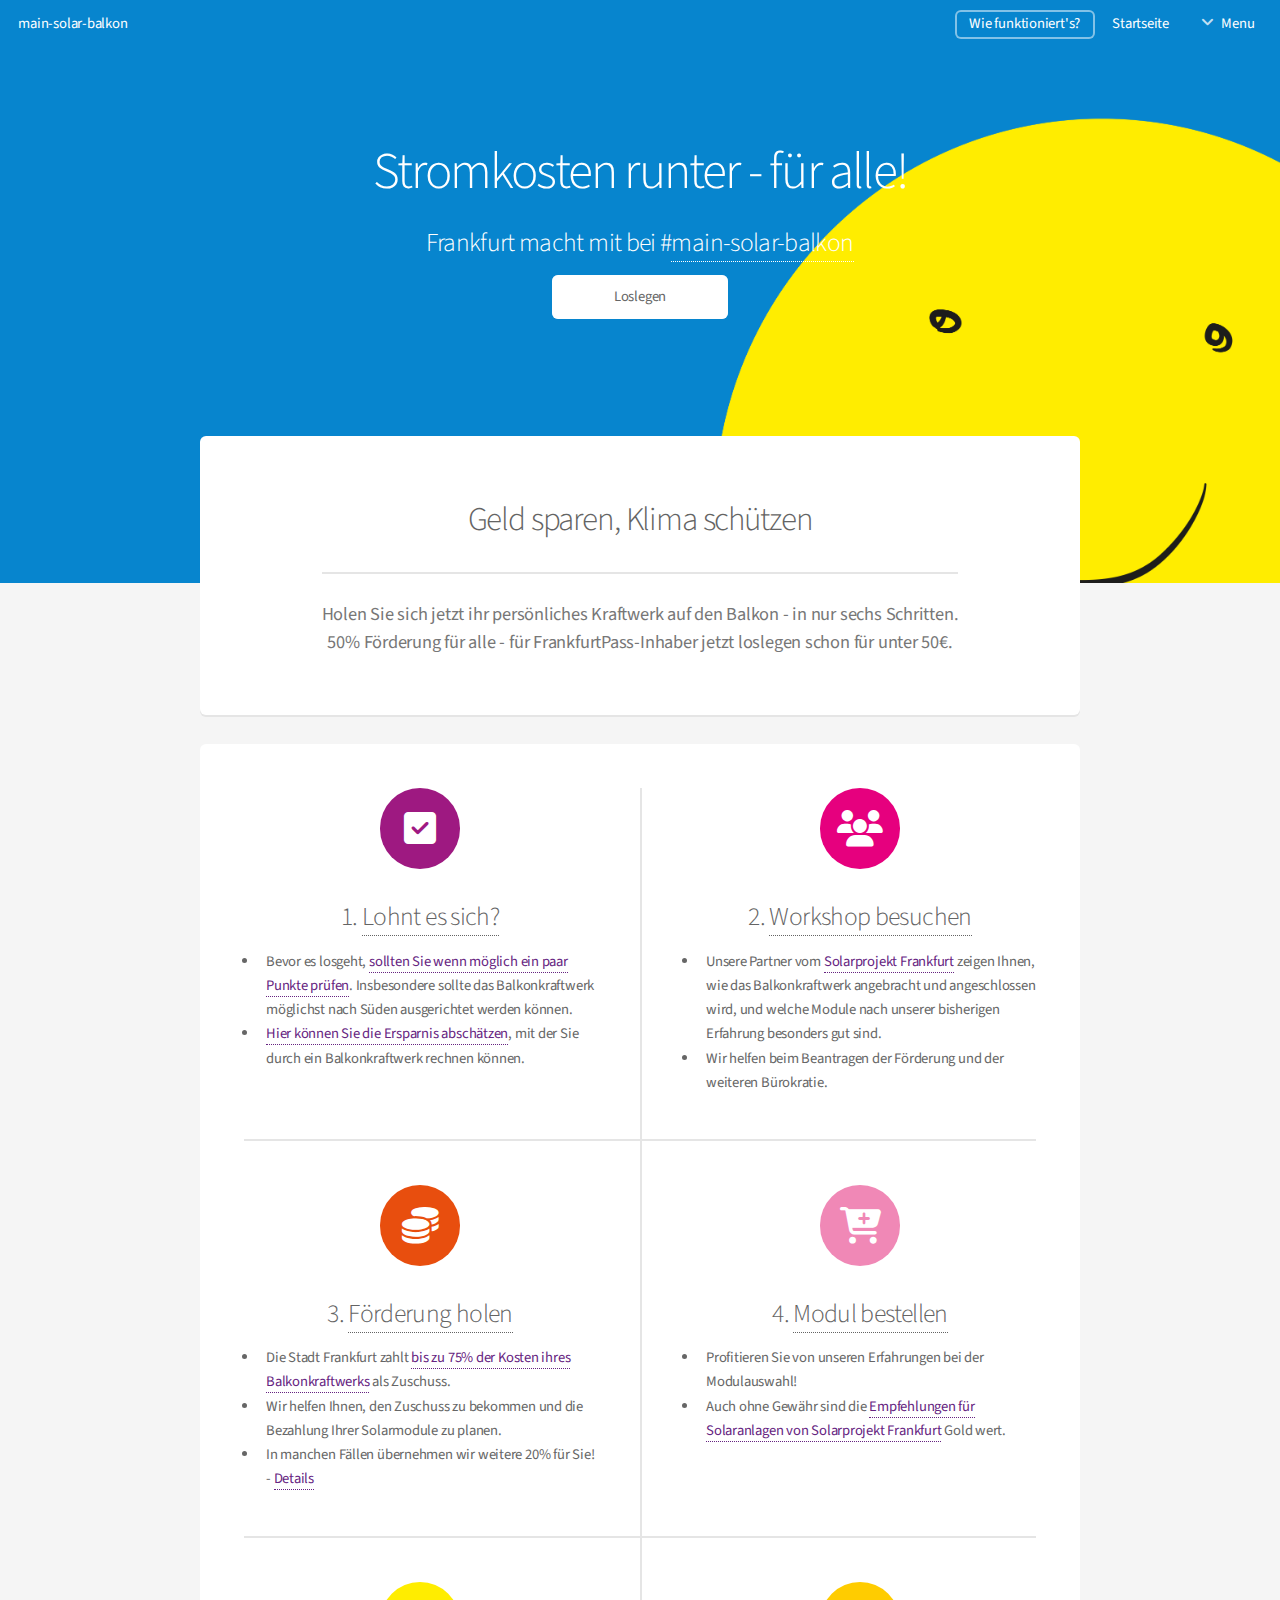
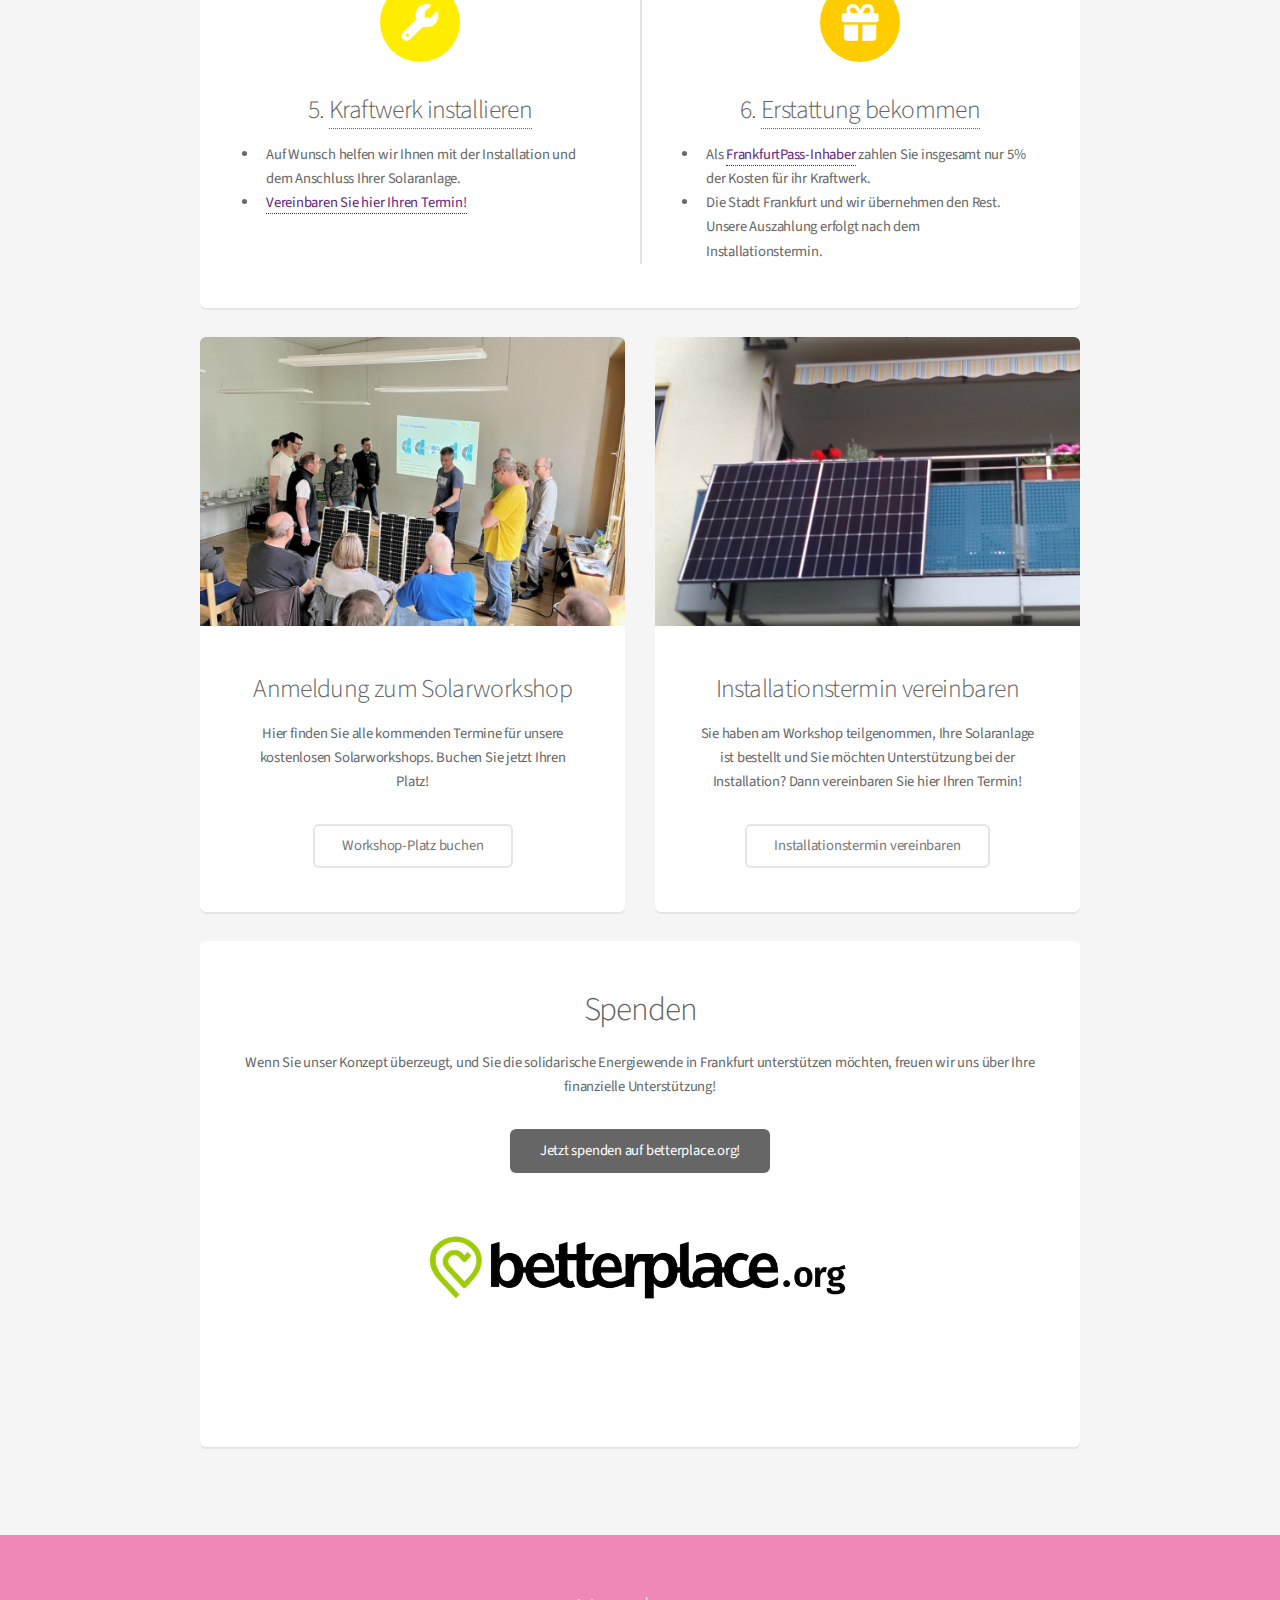
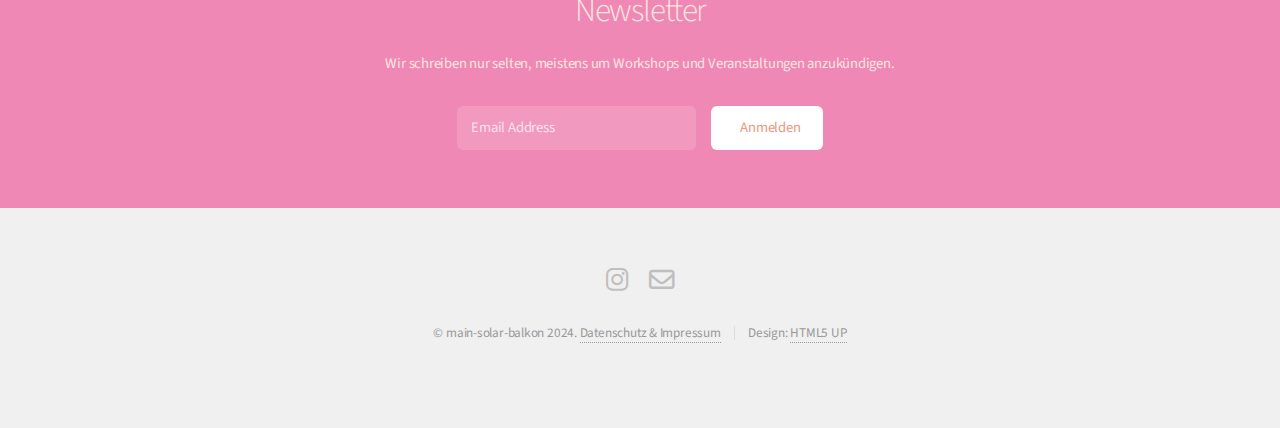
<file: index.html>
<!DOCTYPE HTML>
<!--
	Alpha by HTML5 UP
	html5up.net | @ajlkn
	Free for personal and commercial use under the CCA 3.0 license (html5up.net/license)
-->
<html>
	<head>
		<title>main-solar-balkon - Balkonkraftwerke für jedermann in Frankfurt</title>
		<meta charset="utf-8" />
		<meta name="viewport" content="width=device-width, initial-scale=1, user-scalable=no" />
		<link href="assets/css/brands.css" rel="stylesheet" />
		<link href="assets/css/solid.css" rel="stylesheet" />

		<meta name="keywords" content="solarenergie, förderung, frankfurt, klima, energie, energiewende, mini pv, balkonsolar" />
		<meta name="description" content="Förderinitiative von Bürgern für Bürger: Solarenergie zu erschwinglichen Preisen für alle" />
		<meta name="author" content="klimagerecht.com" />
		<meta name="robots" content="index, follow" />


		<link rel="stylesheet" href="assets/css/main.css" />
	</head>
	<body class="landing is-preload">
		<div id="page-wrapper">

			<!-- Header -->
				<header id="header" class="alt">
					<h1><a href="index.html">main-solar-balkon</a></h1>
					<nav id="nav">
						<ul>
							<li><a href="generic.html" class="button">Wie funktioniert's?</a></li>
							<li><a href="index.html">Startseite</a></li>
							<li>
								<a href="#" class="icon solid fa-angle-down">Menu</a>
								<ul>
									<li><a href="index.html#loslegen">Loslegen</a></li>
									<li><a href="generic.html">Fragen und Antworten</a></li>
									<li><a href="booking.html">Buchungen verwalten</a></li>
									<li><a href="contact.html">Kontakt</a></li>
									<li><a href="index.html#spenden">Spenden</a></li>									
									<li><a href="legal.html">Impressum</a></li>
									<!--<li><a href="elements.html">Elements</a></li>
									<li>
										<a href="#">Submenu</a>
										<ul>
											<li><a href="#">Option One</a></li>
											<li><a href="#">Option Two</a></li>
											<li><a href="#">Option Three</a></li>
											<li><a href="#">Option Four</a></li>
										</ul>
									</li>-->
								</ul>
							</li>
							<!-- <li><a href="#" class="button">Sign Up</a></li> -->
							
						</ul>
					</nav>
				</header>

			<!-- Banner -->
				<section id="banner">
					<h2>Stromkosten runter - für alle!</h2>

					<h3>Frankfurt macht mit bei #<a href="https://www.instagram.com/main.solar.balkon" target="_blank">main-solar-balkon</a></h3>
					<ul class="actions special">
						<li><a href="#start" class="button primary">Loslegen</a></li>
						
					</ul>
				</section>

			<!-- Main -->
				<section id="main" class="container">

					<section class="box special">
						<header class="major">
							<!--<span class="image fit" width=60%><img src="images/logo.png" width=60%></span> -->
							<h2 id="start">Geld sparen, Klima schützen</h2>
							<p>Holen Sie sich jetzt ihr persönliches Kraftwerk auf den Balkon - in nur sechs Schritten.
								<br>
								50% Förderung für alle - für FrankfurtPass-Inhaber jetzt loslegen schon für unter 50€.
							</p>
						</header>
						<!-- <span class="image featured"><img src="images/pexels-pixabay-356036.jpg" alt="" /></span> -->
					</section>

					<section class="box special features" id="loslegen">
						<div class="features-row">
							<section>
								<span class="icon solid major fa-check-square accent1"></span> <!--check-square-->
								<h3>1. <a href="generic.html#vor-workshop">Lohnt es sich?</a></h3>
								<ul style="text-align: left;"> 
									<li>Bevor es losgeht, <a href="generic.html#vor-workshop">sollten Sie wenn möglich ein paar Punkte prüfen</a>. Insbesondere sollte das Balkonkraftwerk möglichst nach Süden ausgerichtet werden können.</li>
									<li><a href="https://solar.htw-berlin.de/rechner/stecker-solar-simulator/" target="_blank">Hier können Sie die Ersparnis abschätzen</a>, mit der Sie durch ein Balkonkraftwerk rechnen können.</li>
								</ul>

							</section>
							<section>
								<span class="icon solid major fa-users accent2"></span>
								<h3>2. <a href="generic.html#details-workshop">Workshop besuchen</a></h3>
								<ul style="text-align: left;"> 
									<li>Unsere Partner vom <a href="https://www.solarprojekt-frankfurt.org" target="_blank">Solarprojekt Frankfurt</a> zeigen Ihnen, wie das Balkonkraftwerk angebracht und angeschlossen wird, 
								und welche Module nach unserer bisherigen Erfahrung besonders gut sind.</li>
								<li> Wir helfen beim Beantragen der Förderung
								und der weiteren Bürokratie. </li>
								</ul>
							</section>
						</div>
						<div class="features-row">
							<section>
								<span class="icon solid major fa-coins accent3"></span>
								<h3>3. <a href="generic.html#details-foerderung">Förderung holen</a></h3>
								<ul style="text-align: left;"> 
								<li>Die Stadt Frankfurt zahlt <a href="https://frankfurt.de/de-de/themen/klima-und-energie/stadtklima/klimabonus" target="_blank">bis zu 75% der Kosten ihres Balkonkraftwerks</a> als Zuschuss.</li>
								<li>Wir helfen Ihnen, den Zuschuss zu bekommen und die Bezahlung Ihrer Solarmodule zu planen.</li>
								<li>In manchen Fällen übernehmen wir weitere 20% für Sie! - <a href="generic.html#kosten">Details</a></li>
								</ul>
							</section>
							<section>
								<span class="icon solid major fa-cart-plus accent4"></span>	
								<h3>4. <a href="generic.html#details-bestellen">Modul bestellen</a></h3>
								<ul style="text-align: left;"> 
									<li>Profitieren Sie von unseren Erfahrungen bei der Modulauswahl!</li>
									<li> Auch ohne Gewähr sind die
									<a href="https://solarprojekt-frankfurt.org/solarsets/" target="_blank">Empfehlungen für Solaranlagen von Solarprojekt Frankfurt</a> Gold wert. </li>
									</ul>
							</section>

						</div>
						<div class="features-row">
							<section>
								<span class="icon solid major fa-wrench accent5"></span>
								<h3>5. <a href="generic.html#details-installation">Kraftwerk installieren</a></h3>
								<ul style="text-align: left;"> 
									<li>Auf Wunsch helfen wir Ihnen mit der Installation und dem Anschluss Ihrer Solaranlage. </li>
									<li><a href="booking.html">Vereinbaren Sie hier Ihren Termin!</a></p></li>
								</ul>
							</section>
							<section>
								<span class="icon solid major fa-gift accent6"></span>
								<h3>6. <a href="generic.html#details-auszahlung">Erstattung bekommen</a></h3>
								<ul style="text-align: left;"> 
									<li>Als <a href="https://frankfurt.de/leichte-sprache/rathaus-und-buerger-service/hilfeleistungen-der-stadt-frankfurt/frankfurt-pass" target="_blank">FrankfurtPass-Inhaber</a> zahlen Sie insgesamt nur 5% der Kosten für ihr Kraftwerk.</li>
										<li> Die Stadt Frankfurt und wir
									übernehmen den Rest. Unsere Auszahlung erfolgt nach dem Installationstermin. </li>
								</ul>
							</section>
						</div>
					</section>

					<div class="row">
						<div class="col-6 col-12-narrower">

							<section class="box special">
								<span class="image featured"><img src="images/solarworkshop-scaled.jpeg" alt="" /></span>
								<h3>Anmeldung zum Solarworkshop</h3>
								<p>Hier finden Sie alle kommenden Termine für unsere kostenlosen Solarworkshops. Buchen 
									Sie jetzt Ihren Platz!<br>
								</p>
								<ul class="actions special">
									<li><a href="booking.html" class="button alt">Workshop-Platz buchen</a></li>
								</ul>
							</section>

						</div>
						<div class="col-6 col-12-narrower">

							<section class="box special">
								<span class="image featured"><img src="images/pexels-pixabay-356036-scaled.jpg" alt="" /></span>
								<h3>Installationstermin vereinbaren</h3>
								<p>Sie haben am Workshop teilgenommen, Ihre Solaranlage ist bestellt und Sie möchten Unterstützung bei der
									Installation? Dann vereinbaren Sie hier Ihren Termin!
								</p>
								<ul class="actions special">
									<li><a href="booking.html" class="button alt">Installationstermin vereinbaren</a></li>
								</ul>
							</section>

						</div>
					</div>

					<section class="box special" id="spenden">
						<header>
						<h2>Spenden</h2>
						</header>
						<p style="justify-content: center; text-align:center;">
							Wenn Sie unser Konzept überzeugt, und Sie die solidarische Energiewende in Frankfurt unterstützen möchten, freuen wir uns 
							über Ihre finanzielle Unterstützung! 
							<ul class="actions special">
								<li><a href="https://www.betterplace.org/de/projects/133014-main-solar-balkon-mini-pv-fuer-frankfurter-haushalte-mit-geringem-einkommen" class="button special" target="_blank">Jetzt spenden auf betterplace.org!</a></li>
							</ul>

							<!--<iframe src="https://www.betterplace-widget.org/projects/133014?l=de" width="100%" height="320" style="justify-content:center;display:block;margin:auto;">Informieren und spenden: &lt;a href=&#39;https://www.betterplace.org/de/projects/133014-main-solar-balkon-mini-pv-fuer-frankfurter-haushalte-mit-geringem-einkommen&#39; target=&#39;_blank&#39;&gt;"Main-Solar-Balkon: Mini-PV für Frankfurter Haushalte mit geringem Einkommen"&lt;/a&gt; auf betterplace.org öffnen.</iframe> -->
							<!--<p  width="80%"><div class="box alt">-->
								<table width="80%" border="0" >
									<tr style="background-color:white; border:0"><td width="20%"></td>
										<td>
							<a href="https://www.betterplace.org/de/projects/133014-main-solar-balkon-mini-pv-fuer-frankfurter-haushalte-mit-geringem-einkommen" target="_blank">
								<span class="image fit"><img src="images/betterplace-logo-org-klein-1.png" width="80%"/></span>
							</a>
						</td>
						<td width="20%"></td>
						</tr>
						</table>
							<!--</div>
							</p>-->
						</p>
					</section>

				</section>


			<!-- CTA -->
				<section id="cta">

					<h2>Newsletter</h2>
					<p>Wir schreiben nur selten, meistens um Workshops und Veranstaltungen anzukündigen.</p>

					<form method="post" action="https://formspree.io/f/mvoeoopa">
						<div class="row gtr-50 gtr-uniform">
							<div class="col-8 col-12-mobilep">
								<input type="email" name="email" id="email" placeholder="Email Address" />
							</div>
							<div class="col-4 col-12-mobilep">
								<input type="submit" value="Anmelden" class="fit" />
							</div>
						</div>
					</form>
				</section>

			<!-- Footer -->
				<footer id="footer">
					<ul class="icons">
						<li><a href="https://www.instagram.com/main.solar.balkon/" class="icon brands fa-instagram"><span class="label">Instagram</span></a></li>
						<li><a href="mailto:info@main-solar-balkon.de" class="icon style2 fa-regular fa-envelope"><span class="label">Email</span></a></li>
					</ul>
					<ul class="copyright">
						<li>&copy; main-solar-balkon 2024. <a href="legal.html">Datenschutz &amp; Impressum</a></li><li>Design: <a href="http://html5up.net">HTML5 UP</a></li>
					</ul>
				</footer>

		</div>

		<!-- Scripts -->
			<script src="assets/js/jquery.min.js"></script>
			<script src="assets/js/jquery.dropotron.min.js"></script>
			<script src="assets/js/jquery.scrollex.min.js"></script>
			<script src="assets/js/browser.min.js"></script>
			<script src="assets/js/breakpoints.min.js"></script>
			<script src="assets/js/util.js"></script>
			<script src="assets/js/main.js"></script>

	</body>
</html>
</file>
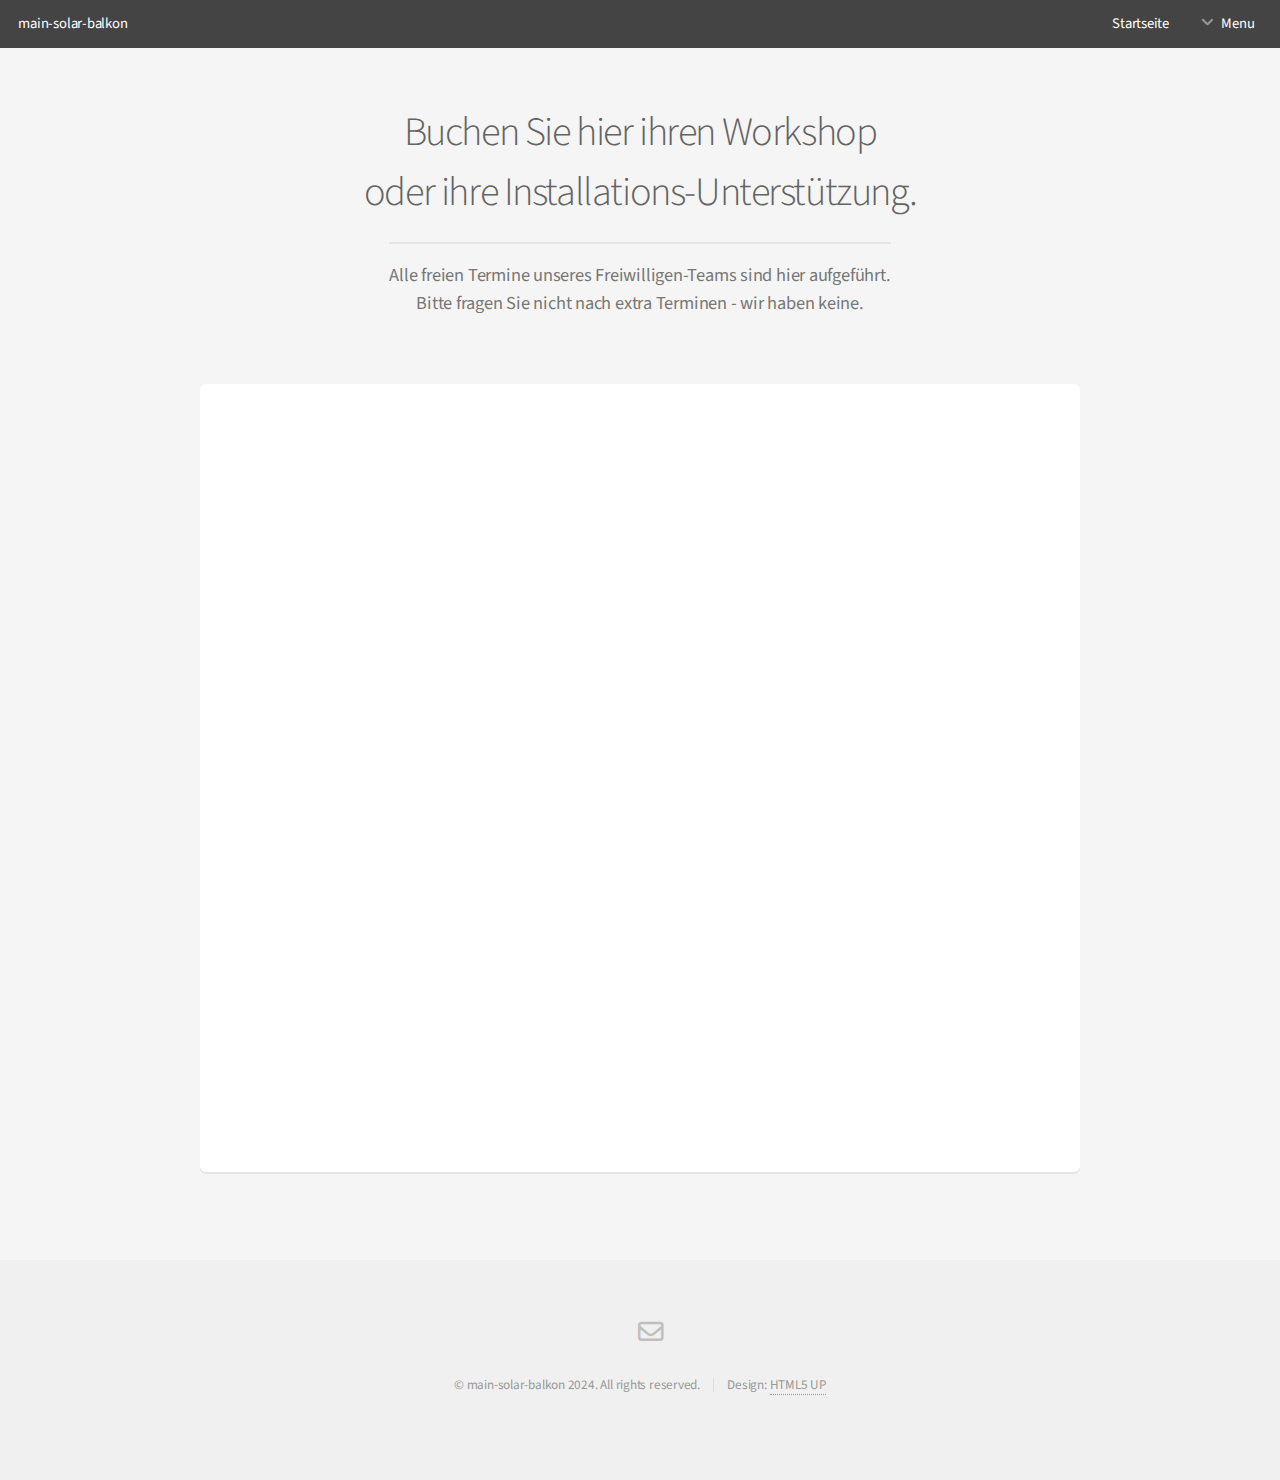
<file: booking.html>
<!DOCTYPE HTML>
<!--
	Alpha by HTML5 UP
	html5up.net | @ajlkn
	Free for personal and commercial use under the CCA 3.0 license (html5up.net/license)
-->
<html>
	<head>
		<title>main-solar-balkon - Balkonkraftwerke für jedermann</title>
		<meta charset="utf-8" />
		<meta name="viewport" content="width=device-width, initial-scale=1, user-scalable=no" />
		<link rel="stylesheet" href="assets/css/main.css" />
	</head>
	<body class="is-preload">
		<div id="page-wrapper">

			<!-- Header -->
				<header id="header">
					<h1><a href="index.html">main-solar-balkon</a></h1>
					<nav id="nav">
						<ul>
							<li><a href="index.html">Startseite</a></li>
							<li>
								<a href="#" class="icon solid fa-angle-down">Menu</a>
								<ul>
									<li><a href="index.html#loslegen">Loslegen</a></li>
									<li><a href="generic.html">Fragen und Antworten</a></li>
									<li><a href="booking.html">Buchungen verwalten</a></li>
									<li><a href="contact.html">Kontakt</a></li>
									<li><a href="legal.html">Impressum</a></li>
									<!--<li><a href="elements.html">Elements</a></li>
									<li>
										<a href="#">Submenu</a>
										<ul>
											<li><a href="#">Option One</a></li>
											<li><a href="#">Option Two</a></li>
											<li><a href="#">Option Three</a></li>
											<li><a href="#">Option Four</a></li>
										</ul>
									</li>-->
								</ul>
							</li>
							<!-- <li><a href="#" class="button">Sign Up</a></li> -->
						</ul>
					</nav>
				</header>

			<!-- Main -->
				<section id="main" class="container">
					<header>
						<h2>Buchen Sie hier ihren Workshop <br>oder ihre Installations-Unterstützung.</h2>
						<p>Alle freien Termine unseres Freiwilligen-Teams sind hier aufgeführt. <br>Bitte fragen Sie nicht nach extra Terminen - wir haben keine.</p>
					</header>
					<div class="box">
					<!-- Calendly Inline-Widget Beginn -->
					<div class="calendly-inline-widget" data-url="https://calendly.com/main-solar-balkon" style="min-width:320px;height:700px;"></div>
					<script type="text/javascript" src="https://assets.calendly.com/assets/external/widget.js" async></script>
					<!-- Calendly Inline-Widget Ende -->
					</div>
				</section>


                

			<!-- Footer -->
				<footer id="footer">
					<ul class="icons">
						<li><a href="https://www.instagram.com/main.solar.balkon/" class="icon brands fa-instagram"><span class="label">Instagram</span></a></li>
						<li><a href="mailto:info@main-solar-balkon.de" class="icon style2 fa-regular fa-envelope"><span class="label">Email</span></a></li>
					</ul>

					<ul class="copyright">
						<li>&copy; main-solar-balkon 2024. All rights reserved.</li><li>Design: <a href="http://html5up.net">HTML5 UP</a></li>
					</ul>
				</footer>

		</div>

		<!-- Scripts -->
			<script src="assets/js/jquery.min.js"></script>
			<script src="assets/js/jquery.dropotron.min.js"></script>
			<script src="assets/js/jquery.scrollex.min.js"></script>
			<script src="assets/js/browser.min.js"></script>
			<script src="assets/js/breakpoints.min.js"></script>
			<script src="assets/js/util.js"></script>
			<script src="assets/js/main.js"></script>

	</body>
</html>
</file>
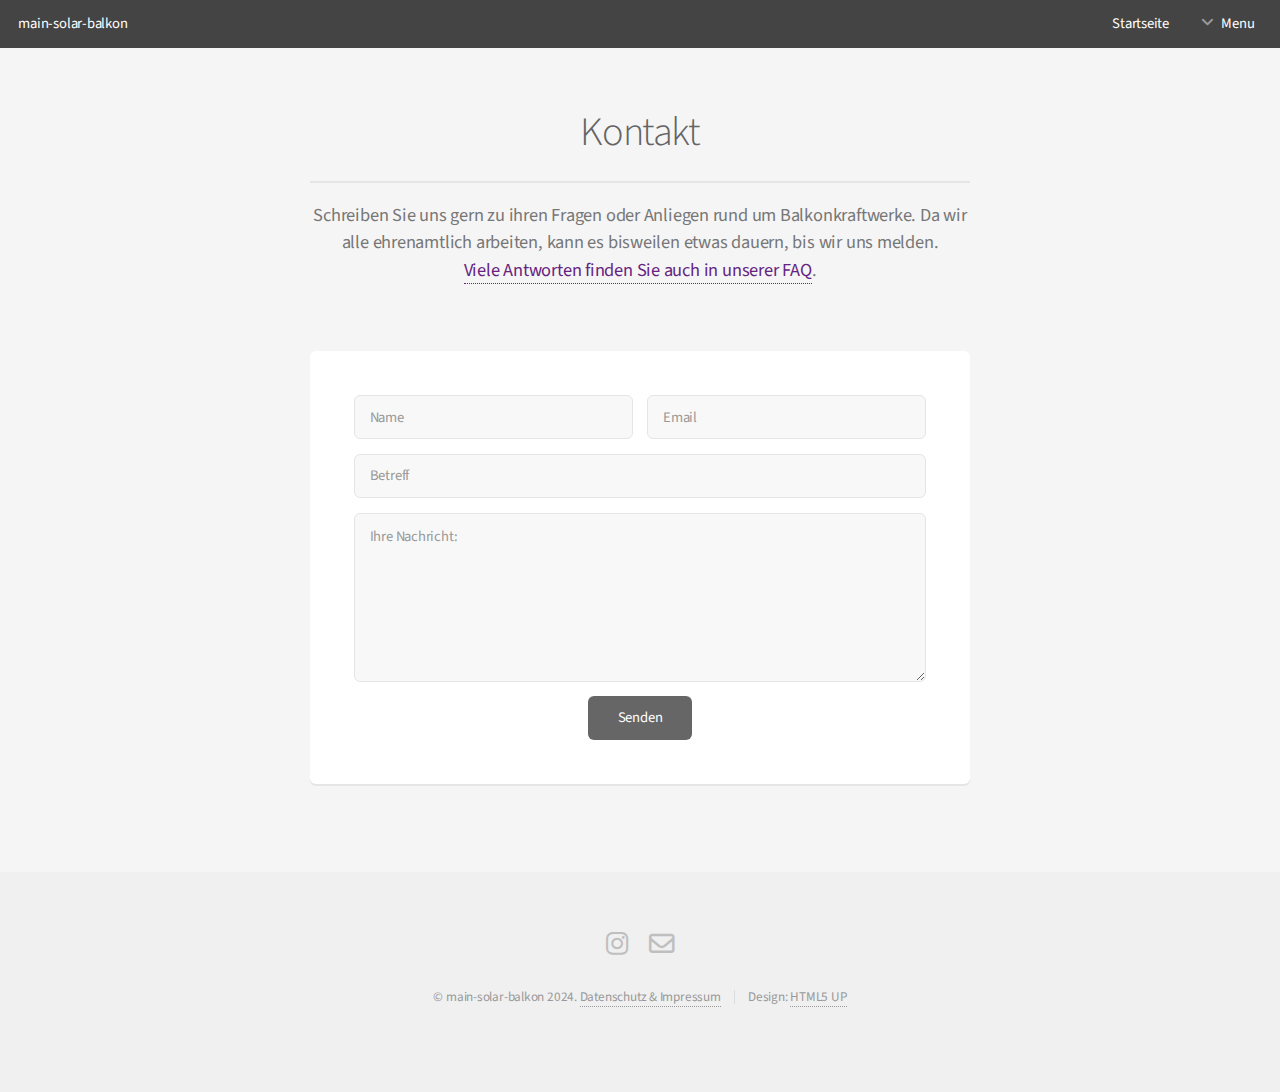
<file: contact.html>
<!DOCTYPE HTML>
<!--
	Alpha by HTML5 UP
	html5up.net | @ajlkn
	Free for personal and commercial use under the CCA 3.0 license (html5up.net/license)
-->
<html>
	<head>
		<title>main-solar-balkon - Balkonkraftwerke für jedermann</title>
		<meta charset="utf-8" />
		<meta name="viewport" content="width=device-width, initial-scale=1, user-scalable=no" />
		<link rel="stylesheet" href="assets/css/main.css" />
		<link href="assets/css/brands.css" rel="stylesheet" />
		<link href="assets/css/solid.css" rel="stylesheet" />

	</head>
	<body class="is-preload">
		<div id="page-wrapper">

			<!-- Header -->
				<header id="header">
					<h1><a href="index.html">main-solar-balkon</a></h1>
					<nav id="nav">
						<ul>
							<li><a href="index.html">Startseite</a></li>
							<li>
								<a href="#" class="icon solid fa-angle-down">Menu</a>
								<ul>
									<li><a href="index.html#loslegen">Loslegen</a></li>
									<li><a href="generic.html">Fragen und Antworten</a></li>
									<li><a href="generic.html">Buchungen verwalten</a></li>
									<li><a href="contact.html">Kontakt</a></li>
									<li><a href="legal.html">Impressum</a></li>
									<!--<li><a href="elements.html">Elements</a></li>
									<li>
										<a href="#">Submenu</a>
										<ul>
											<li><a href="#">Option One</a></li>
											<li><a href="#">Option Two</a></li>
											<li><a href="#">Option Three</a></li>
											<li><a href="#">Option Four</a></li>
										</ul>
									</li>-->
								</ul>
							</li>
							<!-- <li><a href="#" class="button">Sign Up</a></li> -->
						</ul>
					</nav>
				</header>

			<!-- Main -->
				<section id="main" class="container medium">
					<header>
						<h2>Kontakt</h2>
						<p>Schreiben Sie uns gern zu ihren Fragen oder Anliegen rund um Balkonkraftwerke. 
							Da wir alle ehrenamtlich arbeiten, kann es bisweilen 
							etwas dauern, bis wir uns melden. <br><a href="generic.html">Viele Antworten finden Sie auch in unserer FAQ</a>.
						</p>
					</header>
					<div class="box">
						<form method="post" action="https://formspree.io/f/meqyqqjo">
							<div class="row gtr-50 gtr-uniform">
								<div class="col-6 col-12-mobilep">
									<input type="text" name="name" id="name" value="" placeholder="Name" />
								</div>
								<div class="col-6 col-12-mobilep">
									<input type="email" name="email" id="email" value="" placeholder="Email" />
								</div>
								<div class="col-12">
									<input type="text" name="subject" id="subject" value="" placeholder="Betreff" />
								</div>
								<div class="col-12">
									<textarea name="message" id="message" placeholder="Ihre Nachricht:" rows="6"></textarea>
								</div>
								<div class="col-12">
									<ul class="actions special">
										<li><input type="submit" value="Senden" /></li>
									</ul>
								</div>
							</div>
						</form>
					</div>
				</section>

			<!-- Footer -->
				<footer id="footer">
					<ul class="icons">
						<li><a href="https://www.instagram.com/main.solar.balkon/" class="icon brands fa-instagram"><span class="label">Instagram</span></a></li>
						<li><a href="mailto:info@main-solar-balkon.de" class="icon style2 fa-regular fa-envelope"><span class="label">Email</span></a></li>
					</ul>
					<ul class="copyright">
						<li>&copy; main-solar-balkon 2024. <a href="legal.html">Datenschutz &amp; Impressum</a></li><li>Design: <a href="http://html5up.net">HTML5 UP</a></li>
					</ul>
				</footer>

		</div>

		<!-- Scripts -->
			<script src="assets/js/jquery.min.js"></script>
			<script src="assets/js/jquery.dropotron.min.js"></script>
			<script src="assets/js/jquery.scrollex.min.js"></script>
			<script src="assets/js/browser.min.js"></script>
			<script src="assets/js/breakpoints.min.js"></script>
			<script src="assets/js/util.js"></script>
			<script src="assets/js/main.js"></script>

	</body>
</html>
</file>
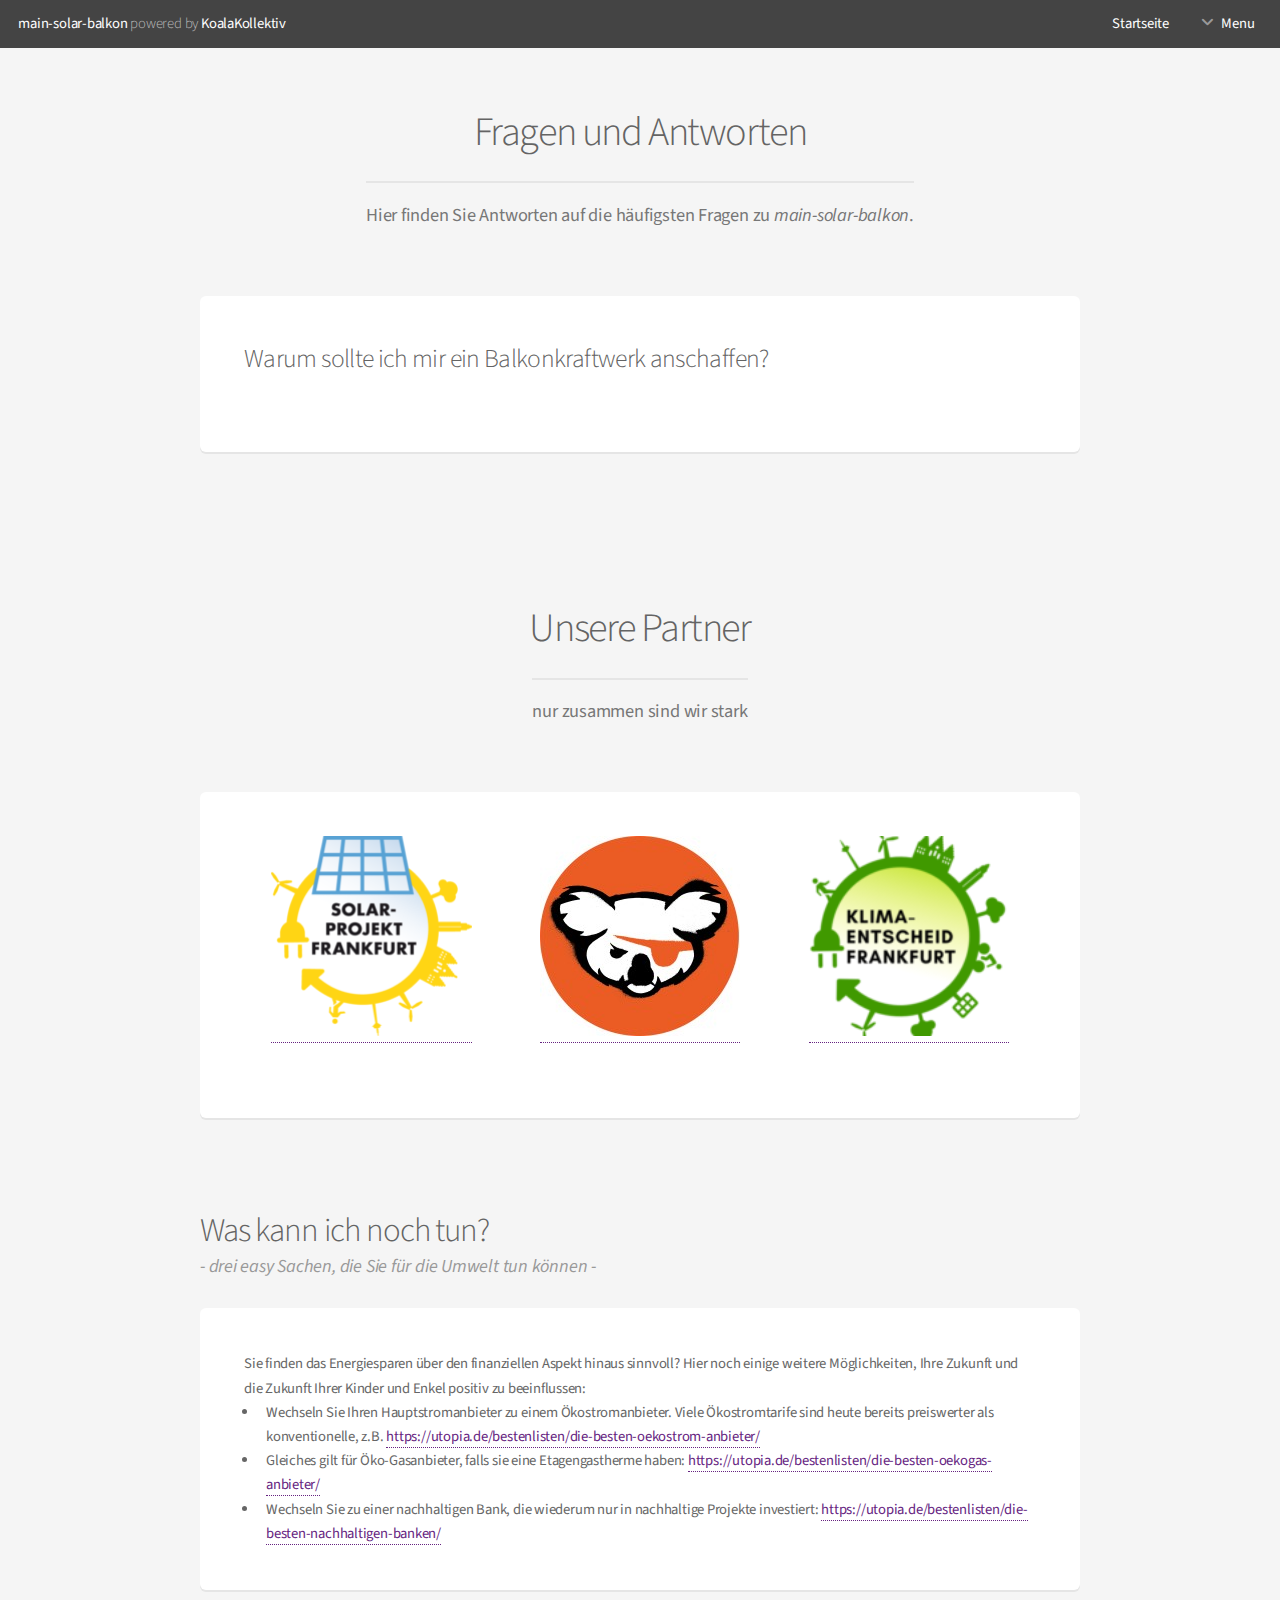
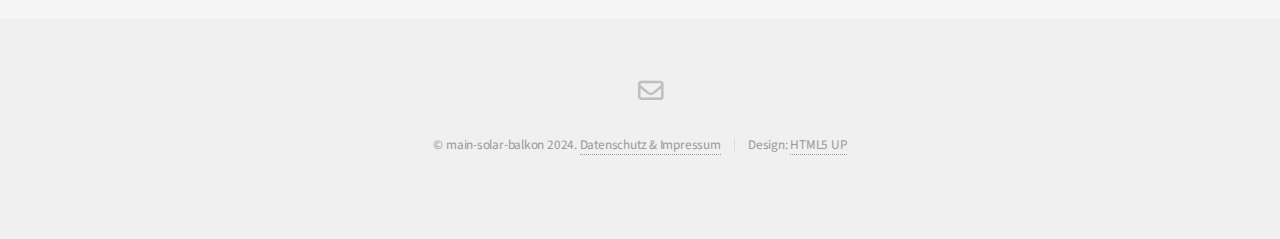
<file: generic-2.html>
<!DOCTYPE HTML>
<!--
	Alpha by HTML5 UP
	html5up.net | @ajlkn
	Free for personal and commercial use under the CCA 3.0 license (html5up.net/license)
-->
<html>
	<head>
		<title>main-solar-balkon - Balkonkraftwerke für jedermann</title>
		<meta charset="utf-8" />
		<meta name="viewport" content="width=device-width, initial-scale=1, user-scalable=no" />
		<link rel="stylesheet" href="assets/css/main.css" />
	</head>
	<body class="is-preload">
		<div id="page-wrapper">

			<!-- Header -->
				<header id="header">
					<h1><a href="index.html">main-solar-balkon</a> powered by <a href="http://www.koalakollektiv.de" target="_blank">KoalaKollektiv</a></h1>
					<nav id="nav">
						<ul>
							<li><a href="index.html">Startseite</a></li>
							<li>
								<a href="#" class="icon solid fa-angle-down">Menu</a>
								<ul>
									<li><a href="index.html#loslegen">Loslegen</a></li>
									<li><a href="generic.html">Fragen und Antworten</a></li>
									<li><a href="booking.html">Buchungen verwalten</a></li>
									<li><a href="contact.html">Kontakt</a></li>
									<li><a href="legal.html">Impressum</a></li>
									<!--<li><a href="elements.html">Elements</a></li>
									<li>
										<a href="#">Submenu</a>
										<ul>
											<li><a href="#">Option One</a></li>
											<li><a href="#">Option Two</a></li>
											<li><a href="#">Option Three</a></li>
											<li><a href="#">Option Four</a></li>
										</ul>
									</li>-->
								</ul>
							</li>
							<!-- <li><a href="#" class="button">Sign Up</a></li> -->
						</ul>
					</nav>
				</header>

			<!-- Main -->
				<section id="main" class="container">
					<header>
						<h2>Fragen und Antworten</h2>
						<p> Hier finden Sie Antworten auf die häufigsten Fragen zu <i>main-solar-balkon</i>.  </p>
					</header>
                    <!--
					<div class="box">
						<div class="row">
						</div>
					</div>
-->
					<div class="box">
                        <div class="row">
							<div class="row-6 row-12-mobilep" id="warum-kraftwerk">
								<h3>Warum sollte ich mir ein Balkonkraftwerk anschaffen?</h3>
								<p>


								</p>
							</div>

						</div>
					</div>
				</section>

				<a id="partner"></a>
				<section id="main" class="container">
					<header>
						<h2>Unsere Partner</h2>
						<p>nur zusammen sind wir stark</p>
					</header>
					<div class="box">
						<!-- <span class="image featured"><img src="images/pic01.jpg" alt="" /></span> -->
						<div class="box alt">
							<div class="row gtr-50 gtr-uniform">
								<div class="col-4"><center><a href="http://www.solarprojekt-frankfurt.org"><img src="images/KEF_Logo_Solarprojekt_Web_transparent-200x199.png" alt="" height=200px/></a></center></div>
								<div class="col-4"><center><a href="http://www.koalakollektiv.de"><img src="images/koalakollektiv_logo.jpeg" alt="" height=200px/></a></center></div>
								<div class="col-4"><center><a href="http://www.pv-frankfurt.de"> <img src="images/cropped-Klimaentscheid_FFM-big2x-150x150.png" alt="" height=200px/></a></center></div>
								<!-- <div class="col-4"><span class="image fit"><img src="images/cropped-Klimaentscheid_FFM-big2x-150x150.png" alt="" /></span></div> -->
							</div>
						</div>
						<!--
						<div class="row">
							<div class="row-6 row-12-mobilep">
								<img src="images/KEF_Logo_Solarprojekt_Web_transparent-200x199.png">
								<h3>solarprojekt-frankfurt.de</h3>
								<p>Unsere Workshops werden angeboten vom <a href="https://solarprojekt-frankfurt.org/">Solarprojekt Frankfurt</a>.
									
								</p>
							</div>
							<div class="row-6 row-12-mobilep">
								<img src="images/koalakollektiv_logo.jpeg">
								<h3>koalakollektiv.de</h3>
								<p>Adipiscing faucibus nunc placerat. Tempus adipiscing turpis non blandit accumsan eget lacinia nunc integer interdum amet aliquam ut orci non col ut ut praesent. Semper amet interdum mi. Phasellus enim laoreet ac ac commodo faucibus faucibus. Curae lorem ipsum adipiscing ac. Vivamus ornare laoreet odio vis praesent.</p>
							</div>
							<div class="row-6 row-12-mobilep">
								<img src="images/logo-removebg-p-500.png">
								<h3>pv-frankfurt.de</h3>
								<p>Adipiscing faucibus nunc placerat. Tempus adipiscing turpis non blandit accumsan eget lacinia nunc integer interdum amet aliquam ut orci non col ut ut praesent. Semper amet interdum mi. Phasellus enim laoreet ac ac commodo faucibus faucibus. Curae lorem ipsum adipiscing ac. Vivamus ornare laoreet odio vis praesent.</p>
							</div>
						</div>  -->
					</div>
				</section>

				<section id="mehr-tun" class="container">
					<header>
						<h2>Was kann ich noch tun?</h2>
						<p>- drei easy Sachen, die Sie für die Umwelt tun können -</p>
					</header>
					<div class="box">
						Sie finden das Energiesparen über den finanziellen Aspekt hinaus sinnvoll? 
						Hier noch einige weitere Möglichkeiten, Ihre Zukunft und die Zukunft Ihrer Kinder und Enkel positiv zu beeinflussen:
						<ul>
						<li>Wechseln Sie Ihren Hauptstromanbieter zu einem Ökostromanbieter. Viele Ökostromtarife sind heute bereits preiswerter als konventionelle, z.B. 
						<a href="https://utopia.de/bestenlisten/die-besten-oekostrom-anbieter/">https://utopia.de/bestenlisten/die-besten-oekostrom-anbieter/</a></li>
						<li>Gleiches gilt für Öko-Gasanbieter, falls sie eine Etagengastherme haben:
						<a href="https://utopia.de/bestenlisten/die-besten-oekogas-anbieter/">https://utopia.de/bestenlisten/die-besten-oekogas-anbieter/</a></li>
						<li>Wechseln Sie zu einer nachhaltigen Bank, die wiederum nur in nachhaltige Projekte investiert:
						<a href="https://utopia.de/bestenlisten/die-besten-nachhaltigen-banken/">https://utopia.de/bestenlisten/die-besten-nachhaltigen-banken/</a></li>
						</ul>
					</div>
				</section>


			<!-- Footer -->
				<footer id="footer">
					<ul class="icons">
						<li><a href="https://www.instagram.com/main.solar.balkon/" class="icon brands fa-instagram"><span class="label">Instagram</span></a></li>
						<li><a href="mailto:info@main-solar-balkon.de" class="icon style2 fa-regular fa-envelope"><span class="label">Email</span></a></li>
					</ul>
					<ul class="copyright">
						<li>&copy; main-solar-balkon 2024. <a href="legal.html">Datenschutz &amp; Impressum</a></li><li>Design: <a href="http://html5up.net">HTML5 UP</a></li>
					</ul>
				</footer>

		</div>

		<!-- Scripts -->
			<script src="assets/js/jquery.min.js"></script>
			<script src="assets/js/jquery.dropotron.min.js"></script>
			<script src="assets/js/jquery.scrollex.min.js"></script>
			<script src="assets/js/browser.min.js"></script>
			<script src="assets/js/breakpoints.min.js"></script>
			<script src="assets/js/util.js"></script>
			<script src="assets/js/main.js"></script>

	</body>
</html>
</file>
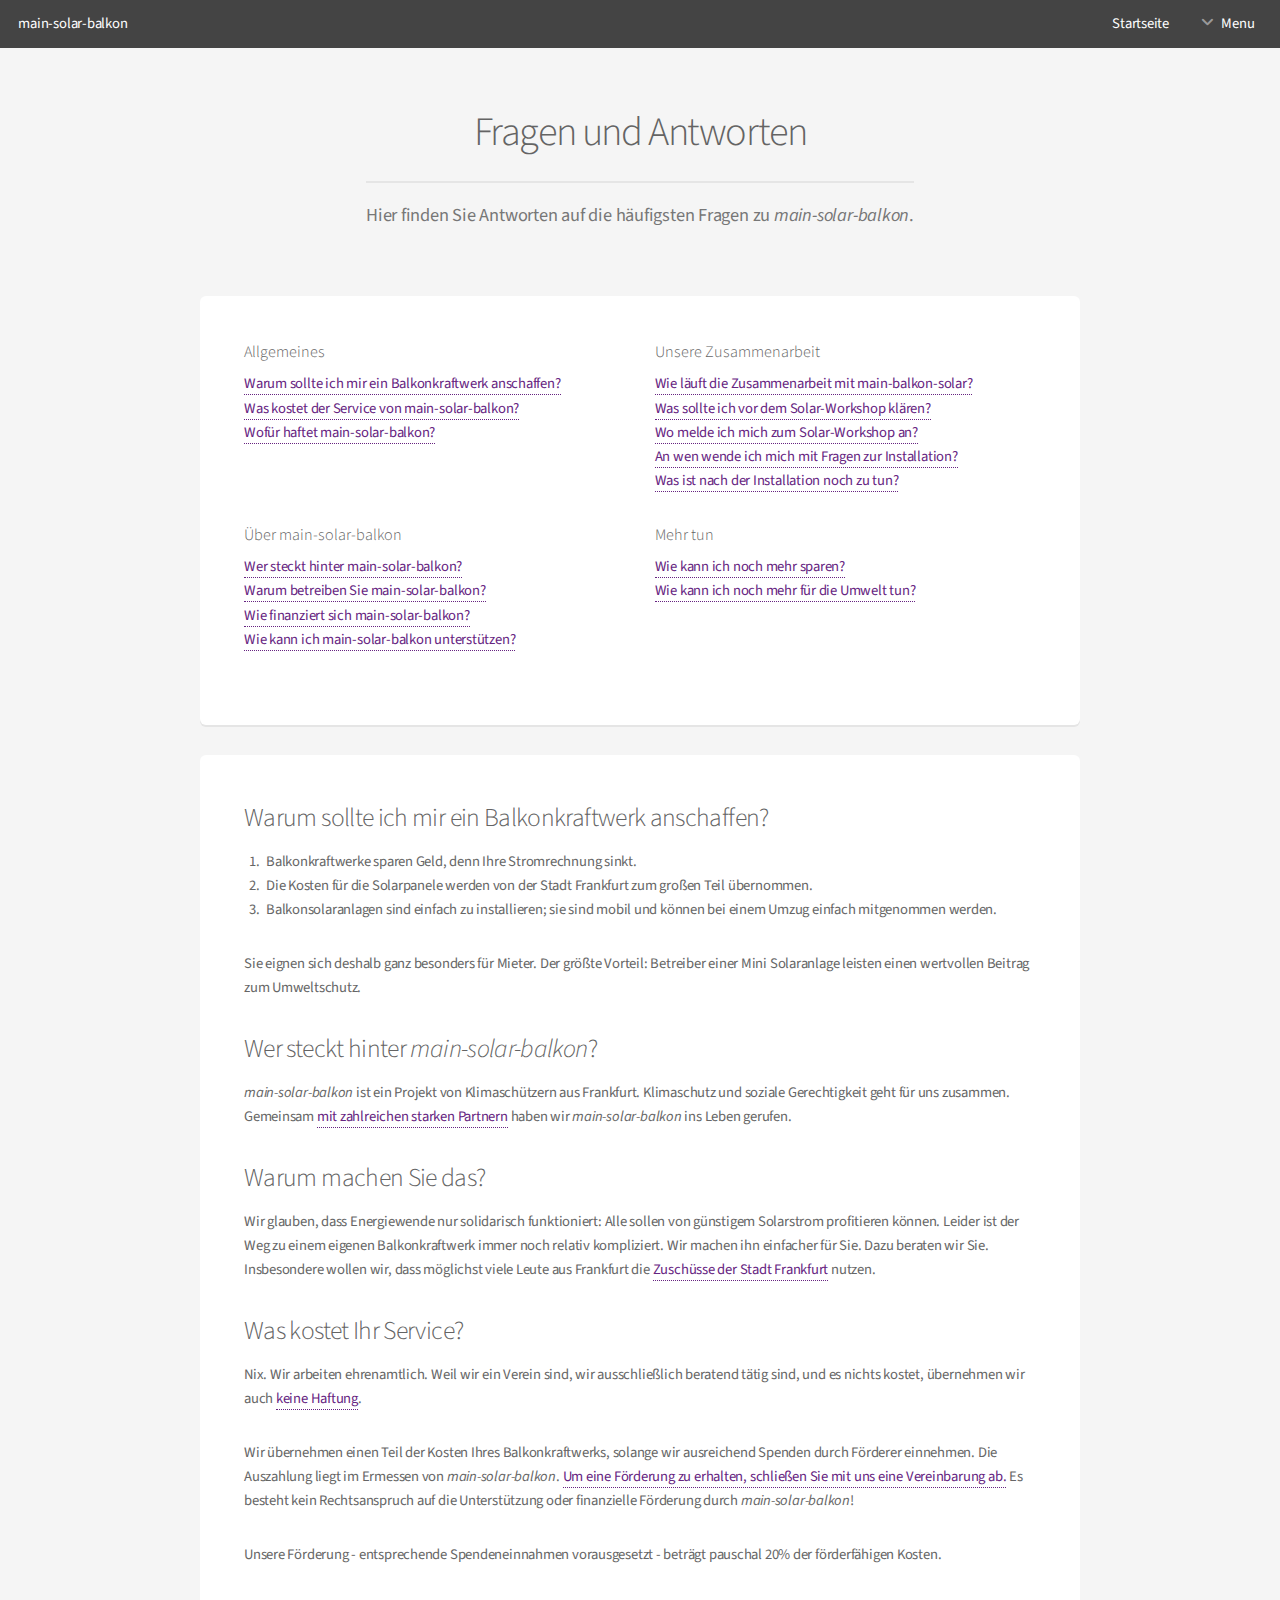
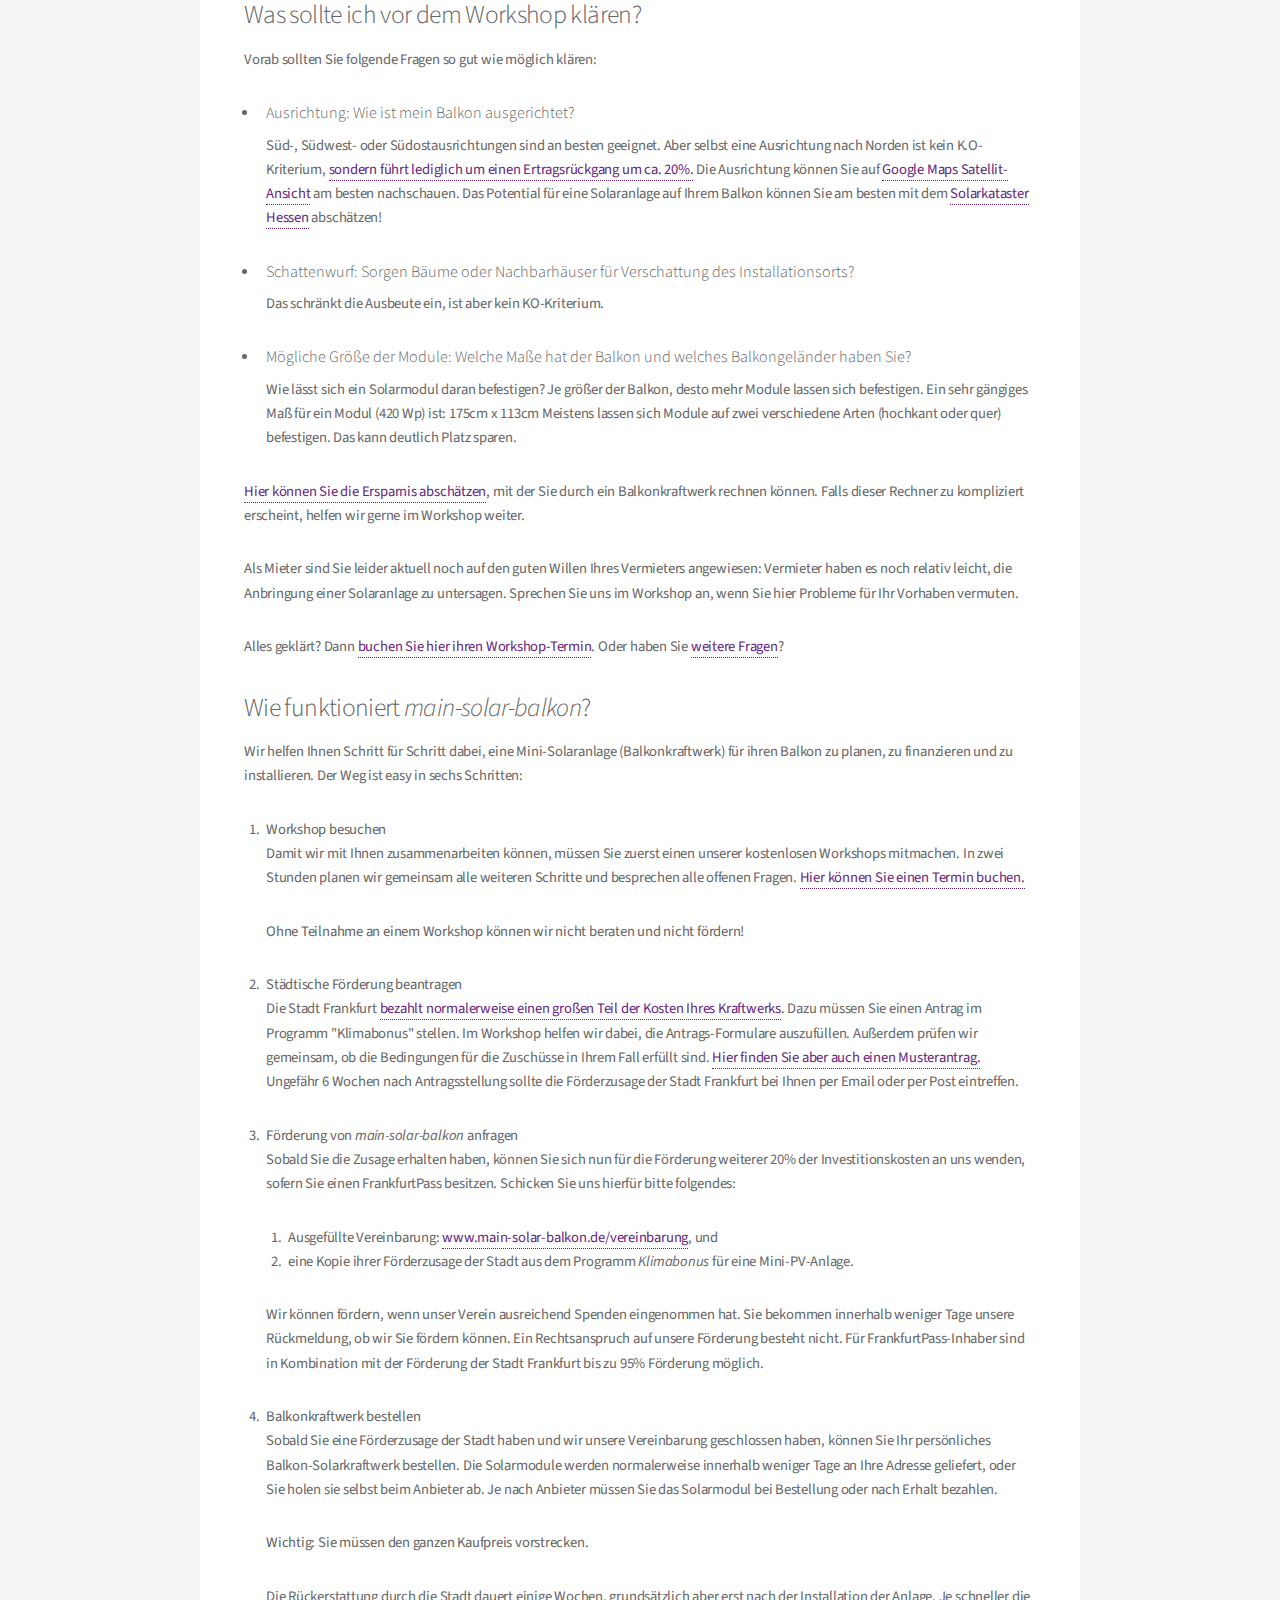
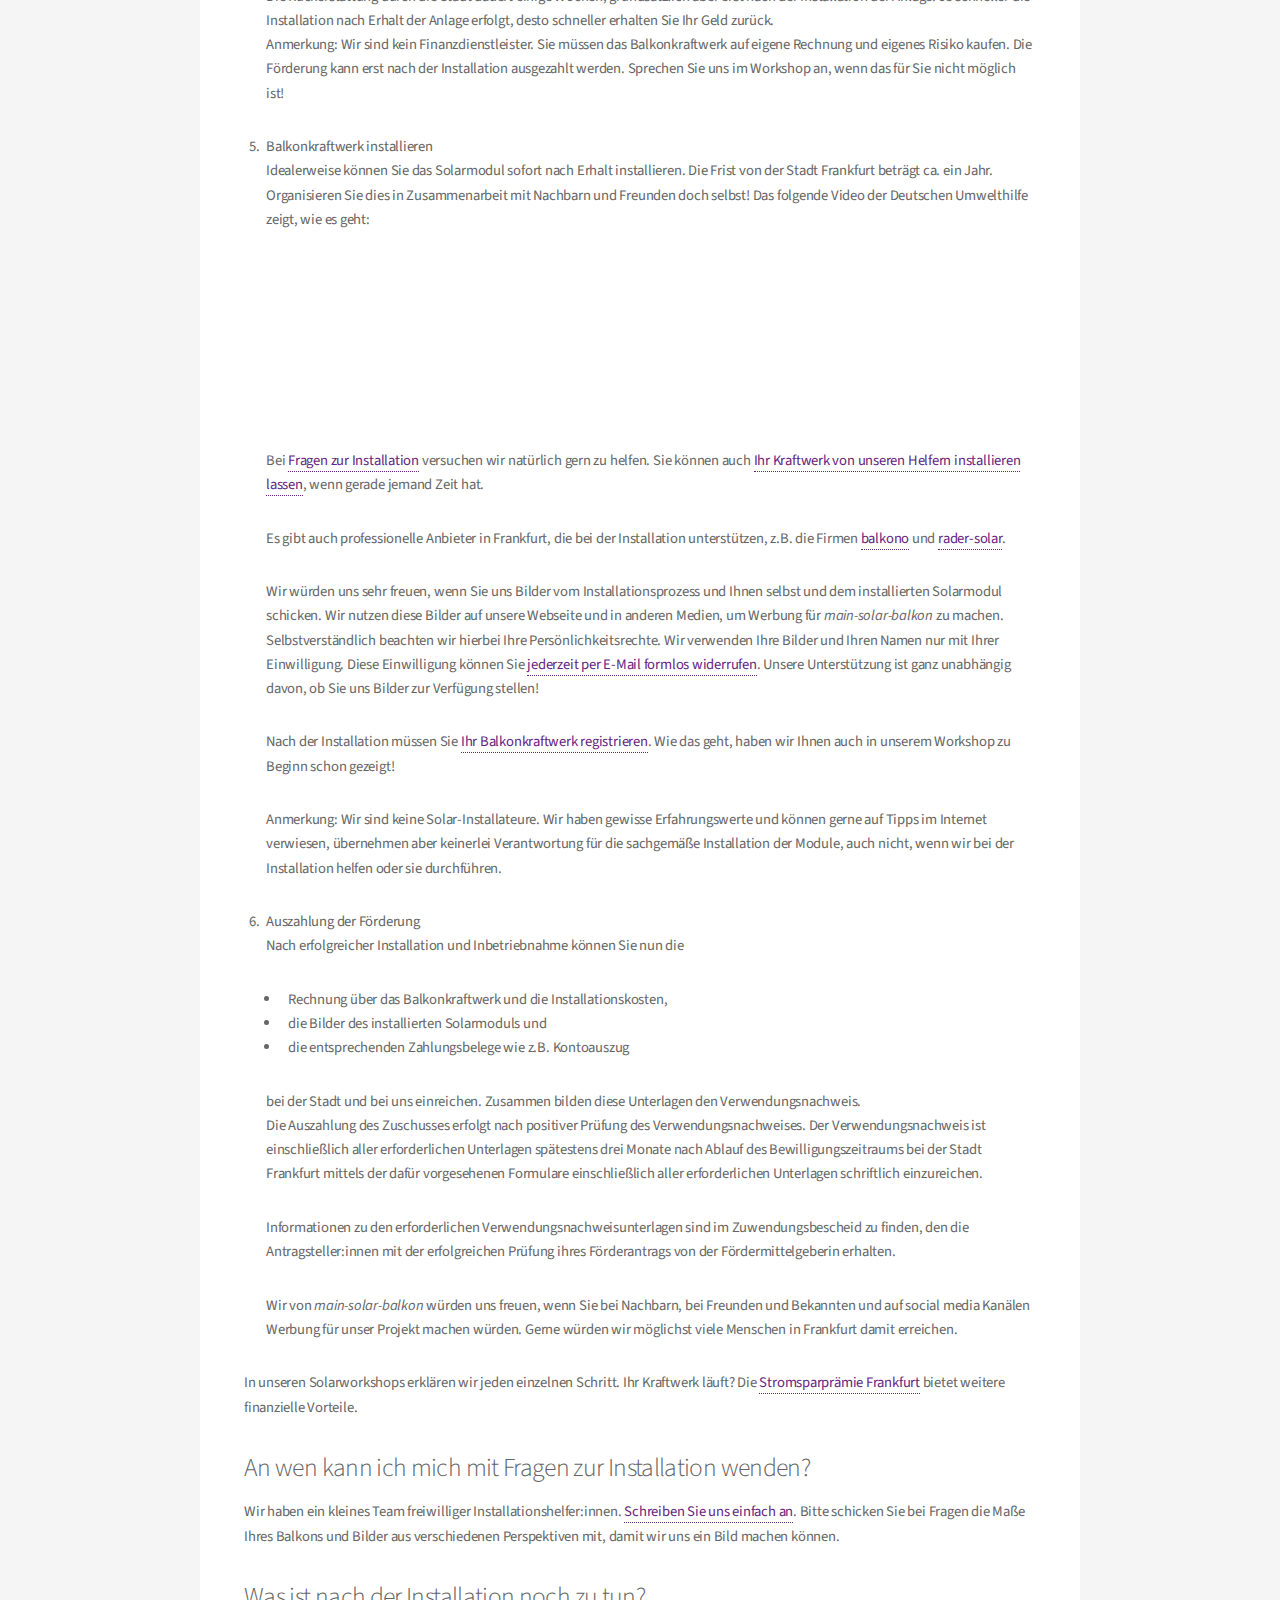
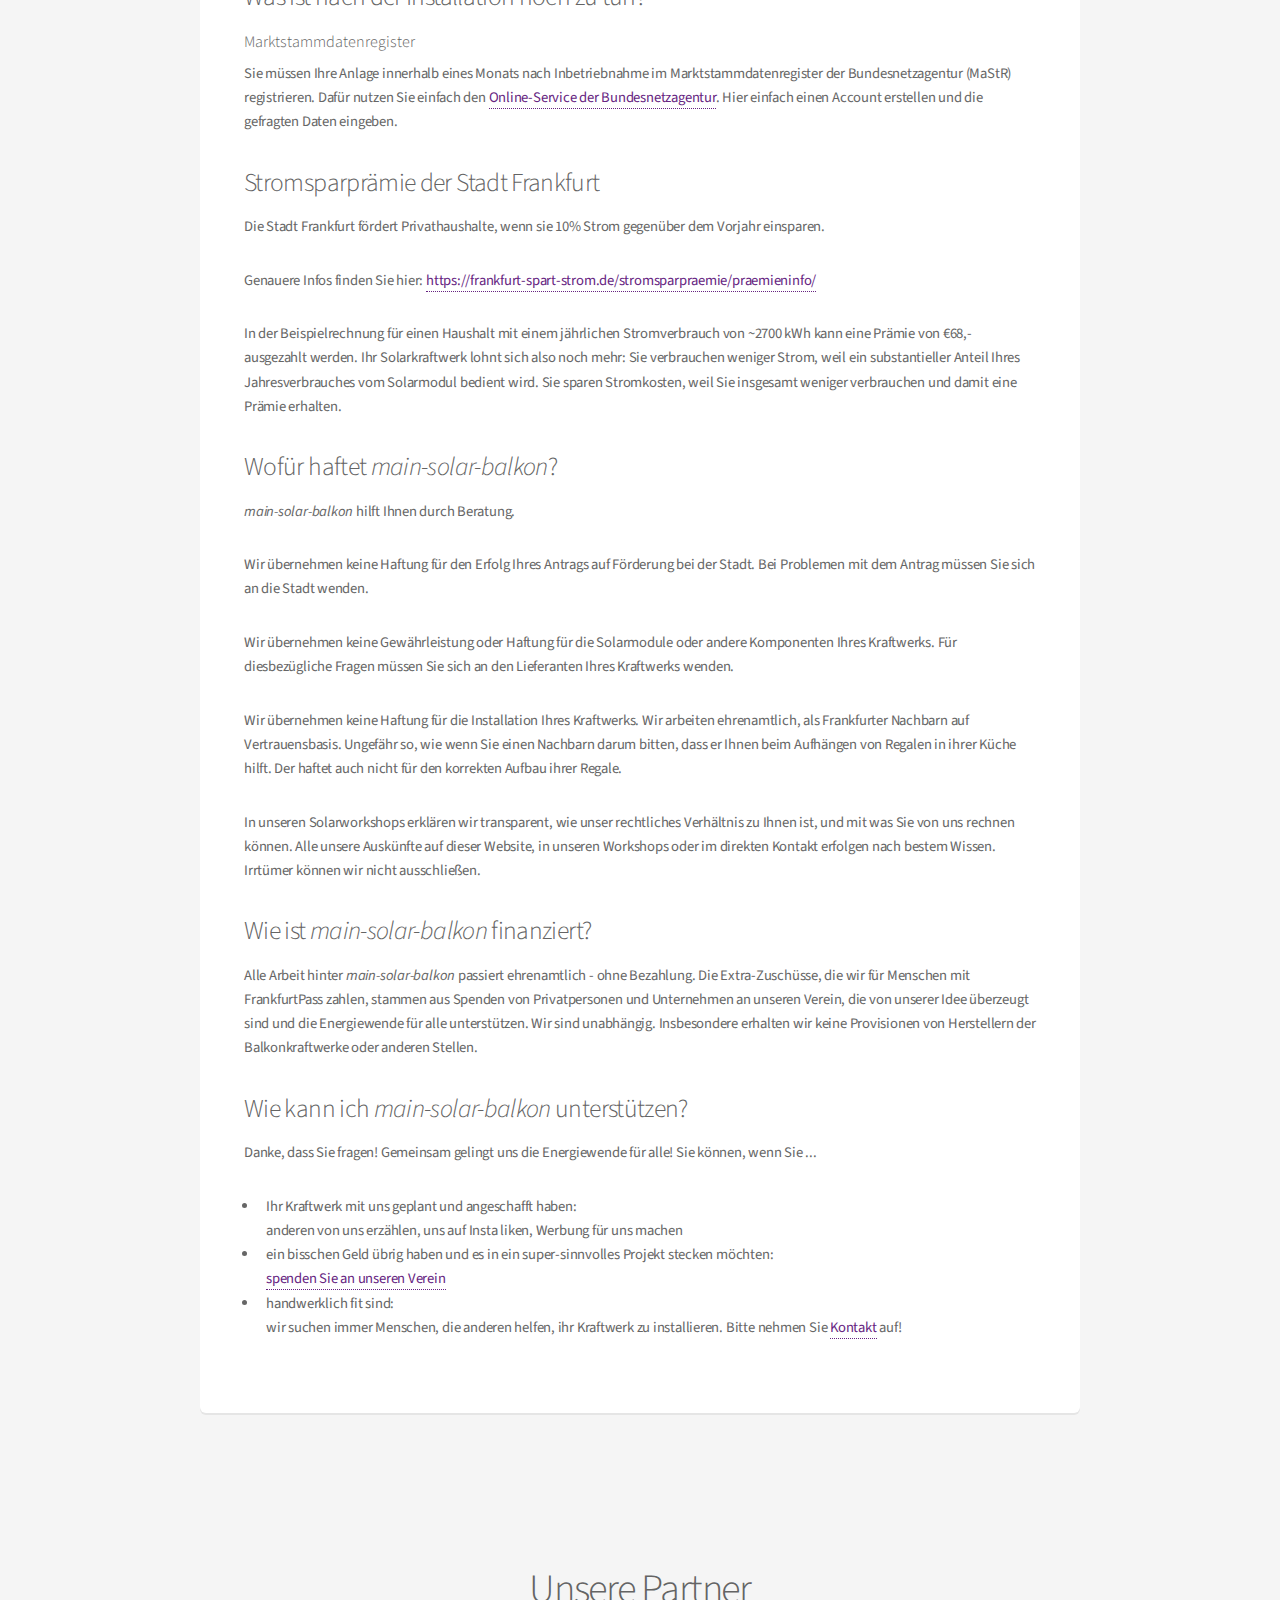
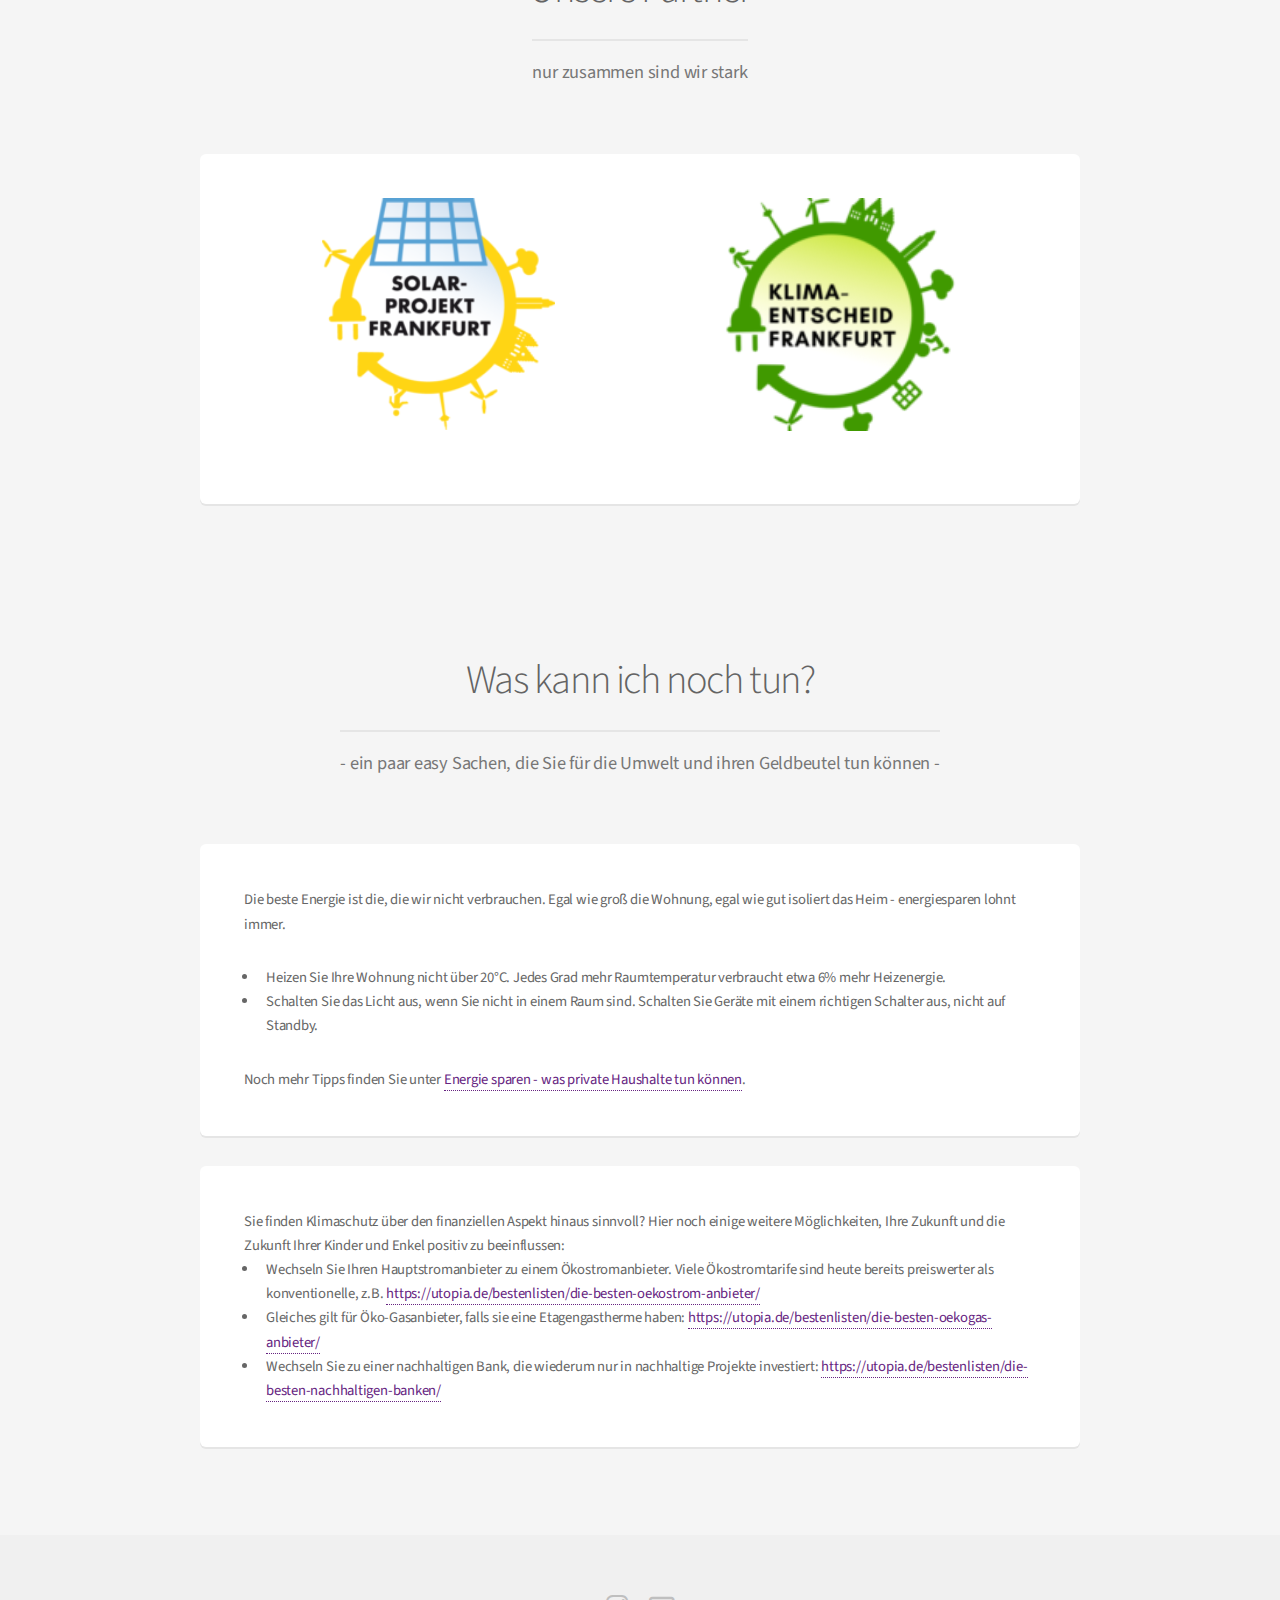
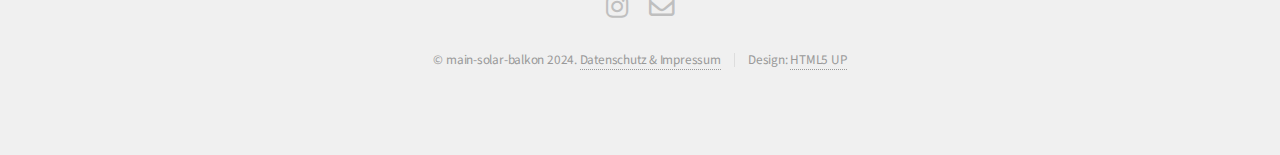
<file: generic.html>
<!DOCTYPE HTML>
<!--
	Alpha by HTML5 UP
	html5up.net | @ajlkn
	Free for personal and commercial use under the CCA 3.0 license (html5up.net/license)
-->
<html>
	<head>
		<title>main-solar-balkon - Balkonkraftwerke für jedermann</title>
		<meta charset="utf-8" />
		<meta name="viewport" content="width=device-width, initial-scale=1, user-scalable=no" />

		<link href="assets/css/brands.css" rel="stylesheet" />
		<link href="assets/css/solid.css" rel="stylesheet" />

		<meta name="keywords" content="solarenergie, förderung, frankfurt, klima, energie, energiewende, mini pv, balkonsolar" />
		<meta name="description" content="Förderinitiative von Bürgern für Bürger: Solarenergie zu erschwinglichen Preisen für alle" />
		<meta name="author" content="klimagerecht.com" />
		<meta name="robots" content="index, follow" />

		<link rel="stylesheet" href="assets/css/main.css" />
	</head>
	<body class="is-preload">
		<div id="page-wrapper">

			<!-- Header -->
				<header id="header">
					<h1><a href="index.html">main-solar-balkon</a></h1>
					<nav id="nav">
						<ul>
							<li><a href="index.html">Startseite</a></li>
							<li>
								<a href="#" class="icon solid fa-angle-down">Menu</a>
								<ul>
									<li><a href="index.html#loslegen">Loslegen</a></li>
									<li><a href="generic.html">Fragen und Antworten</a></li>
									<li><a href="booking.html">Buchungen verwalten</a></li>
									<li><a href="contact.html">Kontakt</a></li>
									<li><a href="legal.html">Impressum</a></li>
									<!--<li><a href="elements.html">Elements</a></li>
									<li>
										<a href="#">Submenu</a>
										<ul>
											<li><a href="#">Option One</a></li>
											<li><a href="#">Option Two</a></li>
											<li><a href="#">Option Three</a></li>
											<li><a href="#">Option Four</a></li>
										</ul>
									</li>-->
								</ul>
							</li>
							<!-- <li><a href="#" class="button">Sign Up</a></li> -->
						</ul>
					</nav>
				</header>

			<!-- Main -->
				<section id="main" class="container">
					<header>
						<h2>Fragen und Antworten</h2>
						<p> Hier finden Sie Antworten auf die häufigsten Fragen zu <i>main-solar-balkon</i>.  </p>
						<!--<span class="image fit">
							<img src="images/background-image-1.png"></span> -->
					</header>

					<!--
					<section id="banner" style="text-align: left;">
						<h2>  Fragen und Antworten</h2>
	
						<h3>  Hier finden Sie Antworten auf die häufigsten Fragen zu <i>main-solar-balkon</i>. </h3>
					</section>
					-->

					<div class="box">
						<div class="row">
							<div class="col-6 col-12-mobilep">
								<h4>Allgemeines</h4>
								<p>
									<a href="#warum-kraftwerk">Warum sollte ich mir ein Balkonkraftwerk anschaffen?</a>	
									<br>
									<a href="#kosten">Was kostet der Service von main-solar-balkon?</a>
									<br>
									<a href="#haftung">Wofür haftet main-solar-balkon?</a>
	
								</p>
							</div>
							<div class="col-6 col-12-mobilep">
								<h4>Unsere Zusammenarbeit</h4>
								<p>
									<a href="#wie">Wie läuft die Zusammenarbeit mit main-balkon-solar?</a>
									<br>
									<a href="#vor-workshop">Was sollte ich vor dem Solar-Workshop klären?</a>
									<br>
									<a href="booking.html">Wo melde ich mich zum Solar-Workshop an?</a>
									<br>
									<a href="#fragen-installation">An wen wende ich mich mit Fragen zur Installation?</a>
									<br>
									<a href="#nach-installation">Was ist nach der Installation noch zu tun?</a>
								</p>
							</div>
						</div>
						
						<div class="row">
							<div class="col-6 col-12-mobilep">
							<h4>Über main-solar-balkon</h4>
							<p>
								<a href="#wer">Wer steckt hinter main-solar-balkon?</a>
								<br>
								<a href="#warum">Warum betreiben Sie main-solar-balkon?</a>
								<br>
								<a href="#finanzierung">Wie finanziert sich main-solar-balkon?</a>
								<br>
								<a href="#support">Wie kann ich main-solar-balkon unterstützen?</a>								
							</p>
							</div>
							<div class="col-6 col-12-mobilep">
								<h4>Mehr tun</h4>
								<p>
								<a href="#stromsparbonus">Wie kann ich noch mehr sparen?</a>
								<br>
								<a href="#mehr-tun">Wie kann ich noch mehr für die Umwelt tun?</a>
								</p>
							</div>
						</div>
					</div>

					<div class="box">

						<!--
						<span class="image featured"><img src="images/signal-2023-12-20-173029_002.png" alt="" />
						<img src="images/background-image-1.png">
						</span>
						-->

						<div class="row">
							<div class="row-6 row-12-mobilep" id="warum-kraftwerk">
								<h3>Warum sollte ich mir ein Balkonkraftwerk anschaffen?</h3>
								<ol>
									<li>Balkonkraftwerke sparen Geld, denn Ihre Stromrechnung sinkt. </li>
									<li>Die Kosten für die Solarpanele werden von der Stadt Frankfurt zum großen Teil übernommen.</li>
									<li>Balkonsolaranlagen sind einfach zu installieren; sie sind mobil und können bei einem Umzug einfach mitgenommen werden.</li>
								</ol>
								<p>
									Sie eignen sich deshalb ganz besonders für Mieter. 
									Der größte Vorteil: Betreiber einer Mini Solaranlage leisten einen wertvollen Beitrag zum Umweltschutz. 
								</p>
							</div>
							<div class="row-6 row-12-mobilep" id="wer">
								<h3>Wer steckt hinter <i>main-solar-balkon</i>?</h3>
								<p><i>main-solar-balkon</i> ist ein Projekt von Klimaschützern aus Frankfurt. Klimaschutz und soziale Gerechtigkeit geht für uns zusammen. Gemeinsam <a href="#partner">mit zahlreichen starken Partnern</a>
								haben wir <i>main-solar-balkon</i> ins Leben gerufen.
								</p>
							</div>
							<div class="row-6 row-12-mobilep" id="warum">
								<h3>Warum machen Sie das?</h3>
								<p>Wir glauben, dass Energiewende nur solidarisch funktioniert: Alle sollen von günstigem Solarstrom profitieren können.
								Leider ist der Weg zu einem eigenen Balkonkraftwerk immer noch relativ kompliziert. Wir machen ihn einfacher für Sie. Dazu beraten wir Sie. 
								Insbesondere wollen wir, dass möglichst viele Leute aus Frankfurt die <a href="https://frankfurt.de/themen/klima-und-energie/energie/foerderung---foerdermittel---angebote/klimabonus" target="_blank">Zuschüsse der Stadt Frankfurt</a> nutzen.
								</p>
							</div>
							<div class="row-6 row-12-mobilep" id="kosten">
								<h3>Was kostet Ihr Service?</h3>
								<p>Nix. Wir arbeiten ehrenamtlich. Weil wir ein Verein sind, wir ausschließlich beratend tätig sind, 
									und es nichts kostet, übernehmen wir auch <a href="#haftung">keine Haftung</a>.
								</p>
								<p>
								Wir übernehmen einen Teil der Kosten Ihres Balkonkraftwerks, solange wir ausreichend Spenden durch Förderer
								einnehmen. Die Auszahlung liegt im Ermessen von <i>main-solar-balkon</i>. 
								<a href="#details-foerderung">Um eine Förderung zu erhalten, schließen Sie 
								mit uns eine Vereinbarung ab.</a>
								Es besteht kein Rechtsanspruch auf die Unterstützung oder finanzielle Förderung durch <i>main-solar-balkon</i>!
								</p>
								<p>
								Unsere Förderung - entsprechende Spendeneinnahmen vorausgesetzt - beträgt pauschal 20% der förderfähigen Kosten.
								</p>
							</div>
							<div class="row-6 row-12-mobilep" id="vor-workshop">
								<h3>Was sollte ich vor dem Workshop klären?</h3>
								<p>Vorab sollten Sie folgende Fragen so gut wie möglich klären:
									
									<ul>
										<li><h4>Ausrichtung: Wie ist mein Balkon ausgerichtet?</h4>
											<p>
											Süd-, Südwest- oder Südostausrichtungen sind an besten geeignet. Aber selbst eine Ausrichtung nach Norden ist kein K.O-Kriterium, <a href="https://www.lfl.bayern.de/mam/cms07/iba/dateien/information_pv_005_nutzbare_strahlung_20190516.pdf" target="_blank">sondern führt lediglich
											um einen Ertragsrückgang um ca. 20%.</a>
											Die Ausrichtung können Sie auf <a href="https://maps.google.com" target="_blank">Google Maps Satellit-Ansicht</a> am besten nachschauen.
											Das Potential für eine Solaranlage auf Ihrem Balkon können Sie am besten mit dem <a href="https://www.lea-hessen.de/buergerinnen-und-buerger/sonnenenergie-nutzen/solarkataster-hessen/" target="_blank">Solarkataster Hessen</a>
											abschätzen!
											</p>
										</li>
										<li><h4>Schattenwurf: Sorgen Bäume oder Nachbarhäuser für Verschattung des Installationsorts?</h4>
											 <p>Das schränkt die Ausbeute ein, ist aber kein KO-Kriterium.</p>
										</li>
										<li><h4>Mögliche Größe der Module: Welche Maße hat der Balkon und welches Balkongeländer haben Sie?</h4>
											 <p>Wie lässt sich ein Solarmodul daran befestigen?
									Je größer der Balkon, desto mehr Module lassen sich befestigen. Ein sehr gängiges Maß für ein Modul (420 Wp) ist: 175cm x 113cm
									Meistens lassen sich Module auf zwei verschiedene Arten (hochkant oder quer) befestigen. Das kann deutlich Platz sparen.</p>
										</li>
									</ul>
									<a href="https://solar.htw-berlin.de/rechner/stecker-solar-simulator/" target="_blank">Hier können Sie die Ersparnis abschätzen</a>, mit der Sie durch ein Balkonkraftwerk rechnen können.
									Falls dieser Rechner zu kompliziert erscheint, helfen wir gerne im Workshop weiter.
									</p>
									<p>Als Mieter sind Sie leider aktuell noch auf den guten Willen Ihres Vermieters angewiesen: Vermieter haben 
										es noch relativ leicht, die Anbringung einer Solaranlage zu untersagen. Sprechen Sie uns im Workshop an, wenn Sie hier 
										Probleme für Ihr Vorhaben vermuten.</p>
									</p>
									<p>Alles geklärt? Dann <a href="booking.html">buchen Sie hier ihren Workshop-Termin</a>. Oder haben Sie <a href="generic.html">weitere Fragen</a>?</p>

							</div>

							<div class="row-6 row-12-mobilep" id="wie">
								<h3>Wie funktioniert <i>main-solar-balkon</i>?</h3>
								<p>Wir helfen Ihnen Schritt für Schritt dabei, eine Mini-Solaranlage (Balkonkraftwerk) für ihren Balkon zu planen, zu finanzieren
								und zu installieren. Der Weg ist easy in sechs Schritten:
								</p>
								<ol>
									<li id="details-workshop"><b>Workshop besuchen</b> 
										<p>Damit wir mit Ihnen zusammenarbeiten können, müssen Sie zuerst einen unserer kostenlosen Workshops mitmachen. 
										In zwei Stunden planen wir gemeinsam alle weiteren Schritte und besprechen alle offenen Fragen.
										<a href="booking.html">Hier können Sie einen Termin buchen.</a></p>
									
									<p><b>Ohne Teilnahme an einem Workshop können wir nicht beraten und nicht fördern!</b></p></li>

									<li id="details-foerderung"><b>Städtische Förderung beantragen</b> 
										<p>
										Die Stadt Frankfurt <a href="https://frankfurt.de/themen/klima-und-energie/stadtklima/klimabonus" target="_blank">bezahlt normalerweise einen großen Teil der Kosten Ihres Kraftwerks</a>. 
										Dazu müssen Sie einen Antrag im Programm "Klimabonus" stellen.
										Im Workshop helfen wir dabei, die Antrags-Formulare auszufüllen. Außerdem prüfen wir gemeinsam, ob die Bedingungen für 
										die Zuschüsse in Ihrem Fall erfüllt sind. 
										<a href="antrag_muster_programm_klimabonus_ffm.pdf" target="_blank">Hier finden Sie aber auch einen Musterantrag.</a> 
										Ungefähr 6 Wochen nach Antragsstellung sollte die Förderzusage der Stadt Frankfurt bei Ihnen per Email oder per Post eintreffen.
									</p>
									</li>
									<li><b>Förderung von <i>main-solar-balkon</i> anfragen</b>
										<p>
										Sobald Sie die Zusage erhalten haben, können Sie sich nun für die Förderung weiterer 20% der Investitionskosten 
										an uns wenden, sofern Sie einen FrankfurtPass besitzen.
										
										Schicken Sie uns hierfür bitte folgendes:
										<ol>
											<li>Ausgefüllte Vereinbarung:
												<a href="antrag_restfoerderung_formular.pdf" target="_blank">www.main-solar-balkon.de/vereinbarung</a>, und</li>
											<li>eine Kopie ihrer Förderzusage der Stadt aus dem Programm <i>Klimabonus</i> für eine Mini-PV-Anlage.</li>
										</ol>
										
										
										Wir können fördern, wenn unser Verein ausreichend Spenden eingenommen hat. Sie bekommen innerhalb weniger Tage 
										unsere Rückmeldung, ob wir Sie fördern können. Ein Rechtsanspruch auf unsere Förderung besteht nicht.
										
										Für FrankfurtPass-Inhaber sind in Kombination mit der Förderung der Stadt Frankfurt bis zu 95% Förderung möglich.
										</p>
									</li>
									<li id="details-bestellen"><b>Balkonkraftwerk bestellen</b>
										<p>
										Sobald Sie eine Förderzusage der Stadt haben und wir unsere Vereinbarung geschlossen haben, 
										können Sie Ihr persönliches Balkon-Solarkraftwerk bestellen.
										Die Solarmodule werden normalerweise innerhalb weniger Tage an Ihre Adresse geliefert, oder Sie holen sie selbst beim Anbieter ab.
										Je nach Anbieter müssen Sie das Solarmodul bei Bestellung oder nach Erhalt bezahlen.
										</p>
										<p><b>Wichtig: Sie müssen den ganzen Kaufpreis vorstrecken. </b></p>
										
										Die Rückerstattung durch die Stadt dauert einige Wochen, grundsätzlich aber erst nach der Installation der Anlage.
										Je schneller die Installation nach Erhalt der Anlage erfolgt, desto schneller erhalten Sie Ihr Geld zurück.
										<p>
										Anmerkung: Wir sind kein Finanzdienstleister. Sie müssen das Balkonkraftwerk auf eigene Rechnung und eigenes Risiko
										kaufen. Die Förderung kann erst nach der Installation ausgezahlt werden. Sprechen Sie uns im Workshop an, wenn das 
										für Sie nicht möglich ist!
									</li>

									<li id="details-installation"><b>Balkonkraftwerk installieren</b>
										<p>Idealerweise können Sie das Solarmodul sofort nach Erhalt installieren. Die Frist von der Stadt Frankfurt beträgt ca. ein Jahr.
										Organisieren Sie dies in Zusammenarbeit mit Nachbarn und Freunden doch selbst! Das folgende Video der Deutschen Umwelthilfe zeigt, wie es geht:</p>
										<p style="text-align: center;">

										<iframe width="100%" src="https://www.youtube.com/embed/hlbW6biTkZg?si=GUMbEoE69WhTncnu" title="YouTube video player" frameborder="0" allow="accelerometer; autoplay; clipboard-write; encrypted-media; gyroscope; picture-in-picture; web-share" referrerpolicy="strict-origin-when-cross-origin" allowfullscreen></iframe>
<!--
										<iframe width="560" height="315" src="https://www.youtube.com/embed/hlbW6biTkZg?si=GUMbEoE69WhTncnu" title="YouTube video player" frameborder="0" allow="accelerometer; autoplay; clipboard-write; encrypted-media; gyroscope; picture-in-picture; web-share" referrerpolicy="strict-origin-when-cross-origin" allowfullscreen></iframe>
-->
										</p>
										<p>Bei <a href="#fragen-installation">Fragen zur Installation</a>
										versuchen wir natürlich gern zu helfen. Sie können auch <a href="booking.html">Ihr Kraftwerk von unseren Helfern installieren lassen</a>, wenn
										gerade jemand Zeit hat. </p><p>Es gibt auch professionelle Anbieter in Frankfurt, die bei der Installation unterstützen, z.B. die Firmen
									    <a href="https://balkono.de/" target="_blank">balkono</a> und <a href="https://www.rader-solar.de/" target="_blank">rader-solar</a>.</p>
										<p>
										Wir würden uns sehr freuen, wenn Sie uns Bilder vom Installationsprozess und Ihnen selbst und dem installierten Solarmodul schicken. 
										Wir nutzen diese Bilder auf unsere Webseite und in anderen Medien, um Werbung für <i>main-solar-balkon</i> zu machen.
										Selbstverständlich beachten wir hierbei Ihre Persönlichkeitsrechte. Wir verwenden Ihre Bilder und Ihren Namen nur mit Ihrer
										Einwilligung. Diese Einwilligung können Sie <a href="mailto:info@main-solar-balkon.de">jederzeit per E-Mail formlos widerrufen</a>.
										Unsere Unterstützung ist ganz unabhängig davon, ob Sie uns Bilder zur Verfügung stellen!
										</p>
										<p>
										Nach der Installation müssen Sie <a href="#nach-installation">Ihr Balkonkraftwerk registrieren</a>. Wie das geht, haben wir Ihnen auch 
										in unserem Workshop zu Beginn schon gezeigt!
										</p>
										<p>
										Anmerkung: Wir sind keine Solar-Installateure. Wir haben gewisse Erfahrungswerte und können gerne auf Tipps im Internet verwiesen, 
										übernehmen aber keinerlei Verantwortung für die sachgemäße Installation der Module, auch nicht, wenn wir bei der Installation helfen
										oder sie durchführen.
										</p>
									</li>


									<li id="details-auszahlung"><b>Auszahlung der Förderung</b>
										<p>
										Nach erfolgreicher Installation und Inbetriebnahme können Sie nun die 
										<ul><li>Rechnung über das Balkonkraftwerk und die Installationskosten,</li> 
											<li>die Bilder des installierten Solarmoduls und</li>
											<li>die entsprechenden Zahlungsbelege wie z.B. Kontoauszug</li> 
										</ul>
										bei	der Stadt und bei uns einreichen. Zusammen bilden diese Unterlagen den Verwendungsnachweis.
										<p>
										Die Auszahlung des Zuschusses erfolgt nach positiver Prüfung des Verwendungsnachweises. 
										Der Verwendungsnachweis ist einschließlich aller erforderlichen Unterlagen spätestens drei Monate 
										nach Ablauf des Bewilligungszeitraums bei der Stadt Frankfurt mittels der dafür vorgesehenen Formulare einschließlich aller 
										erforderlichen Unterlagen schriftlich einzureichen. 
										</p><p>
										Informationen zu den erforderlichen 
										Verwendungsnachweisunterlagen sind im Zuwendungsbescheid zu finden, den die Antragsteller:innen 
										mit der erfolgreichen Prüfung ihres Förderantrags von der Fördermittelgeberin erhalten.
										</p>
										<p>
										Wir von <i>main-solar-balkon</i> würden uns freuen, wenn Sie bei Nachbarn, bei Freunden und Bekannten und auf social media Kanälen Werbung für unser Projekt machen würden. 
										Gerne würden wir möglichst viele Menschen in Frankfurt damit erreichen.
										</p>
									</li>
								</ol>

								<p>	
								In unseren Solarworkshops erklären wir jeden einzelnen Schritt. Ihr Kraftwerk läuft? 
								Die <a href="#stromsparbonus">Stromsparprämie Frankfurt</a> bietet
								weitere finanzielle Vorteile.
								</p>
							</div>


							<div class="row-6 row-12-mobilep" id="fragen-installation">
							<h3>An wen kann ich mich mit Fragen zur Installation wenden?</h3>	
							<p>
							Wir haben ein kleines Team freiwilliger Installationshelfer:innen.  <a href="mailto:info@main-solar-balkon.de">Schreiben Sie uns einfach an</a>. 	
							Bitte schicken Sie bei Fragen die Maße Ihres Balkons und Bilder aus verschiedenen Perspektiven mit, damit wir uns ein Bild machen können.
							</p>
							</div>

							<div class="row-6 row-12-mobilep" id="nach-installation">
								<h3>Was ist nach der Installation noch zu tun?</h3>
								<h4>Marktstammdatenregister</h4>
								<p>
								Sie müssen Ihre Anlage innerhalb eines Monats nach Inbetriebnahme 
								im Marktstammdatenregister der Bundesnetzagentur (MaStR) registrieren. 
								Dafür nutzen Sie einfach den <a href="https://www.marktstammdatenregister.de/" target="_blank">Online-Service der Bundesnetzagentur</a>.
								Hier einfach einen Account erstellen und die gefragten Daten eingeben.
								</p>
							</div>

							<div class="row-6 row-12-mobilep" id="stromsparbonus">
								<h3>Stromsparprämie der Stadt Frankfurt</h3>
								<p>
								Die Stadt Frankfurt fördert Privathaushalte, wenn sie 10% Strom gegenüber dem Vorjahr einsparen. 
								
								<p>Genauere Infos finden Sie hier:
								<a href="https://frankfurt-spart-strom.de/stromsparpraemie/praemieninfo/" target="_blank">https://frankfurt-spart-strom.de/stromsparpraemie/praemieninfo/</a></p>

								<p>In der Beispielrechnung für einen Haushalt mit einem jährlichen Stromverbrauch von ~2700 kWh kann eine Prämie von €68,- 
								ausgezahlt werden. Ihr Solarkraftwerk lohnt sich also noch mehr:
								Sie verbrauchen weniger Strom, weil ein substantieller Anteil Ihres Jahresverbrauches vom Solarmodul bedient wird.
								Sie sparen Stromkosten, weil Sie insgesamt weniger verbrauchen und damit eine Prämie erhalten. 
								</p>
							</div>
	

							<div class="row-6 row-12-mobilep" id="haftung">
								<h3>Wofür haftet <i>main-solar-balkon</i>?</h3>
								<p><i>main-solar-balkon</i> hilft Ihnen durch Beratung. 
									</p><p>Wir übernehmen keine Haftung für den Erfolg Ihres Antrags auf 
									Förderung bei der Stadt.
								Bei Problemen mit dem Antrag müssen Sie sich an die Stadt wenden.</p>
								<p>
								Wir übernehmen keine Gewährleistung oder Haftung für die Solarmodule oder andere Komponenten Ihres Kraftwerks. Für diesbezügliche
								Fragen müssen Sie sich an den Lieferanten Ihres Kraftwerks wenden. </p>
								<p>
								Wir übernehmen keine Haftung für die Installation Ihres Kraftwerks. Wir arbeiten ehrenamtlich, als Frankfurter Nachbarn auf Vertrauensbasis.
								Ungefähr so, wie wenn Sie einen Nachbarn darum bitten, dass er Ihnen beim Aufhängen von Regalen in ihrer Küche hilft. 
								Der haftet auch nicht für den korrekten Aufbau ihrer Regale.</p>
								<p>	
								In unseren Solarworkshops erklären wir transparent, wie unser rechtliches Verhältnis zu Ihnen ist, und mit was Sie 
								von uns rechnen können. Alle unsere Auskünfte auf dieser Website, in unseren Workshops oder im direkten Kontakt erfolgen 
								nach bestem Wissen. Irrtümer können wir nicht ausschließen. 
								</p>
							</div>
							<div class="row-6 row-12-mobilep" id="finanzierung">
								<h3>Wie ist <i>main-solar-balkon</i> finanziert?</h3>
								<p>Alle Arbeit hinter <i>main-solar-balkon</i> passiert ehrenamtlich - ohne Bezahlung. Die Extra-Zuschüsse, die wir für Menschen mit FrankfurtPass 
								zahlen, stammen aus Spenden von Privatpersonen und Unternehmen an unseren Verein, die von unserer Idee überzeugt sind und die Energiewende für alle unterstützen.									
								Wir sind unabhängig. Insbesondere erhalten wir keine Provisionen von Herstellern der Balkonkraftwerke oder anderen Stellen.		
								</p>
							</div>
							<div class="row-6 row-12-mobilep" id="support">
								<h3>Wie kann ich <i>main-solar-balkon</i> unterstützen?</h3>
								<p>Danke, dass Sie fragen! Gemeinsam gelingt uns die Energiewende für alle! Sie können, wenn Sie ...
									<ul>
										<li><b>Ihr Kraftwerk mit uns geplant und angeschafft haben</b>: <br>anderen von uns erzählen, uns auf Insta liken, Werbung für uns machen</li>
										<li><b>ein bisschen Geld übrig haben</b> und es in ein super-sinnvolles Projekt stecken möchten: <br><a href="https://www.betterplace.org/de/projects/133014-main-solar-balkon-mini-pv-fuer-frankfurter-haushalte-mit-geringem-einkommen" target="_blank">spenden Sie an unseren Verein</a>										
										</li>
										<li><b>handwerklich fit sind</b>: <br>wir suchen immer Menschen, die anderen helfen, ihr Kraftwerk zu installieren. Bitte nehmen Sie <a href="contact.html">Kontakt</a> auf!</li>
									</ul>
								</p>
							</div>

						</div>
					</div>
				</section>

				<a id="partner"></a>
				<section id="main" class="container">
					<header>
						<h2>Unsere Partner</h2>
						<p>nur zusammen sind wir stark</p>
					</header>
					<div class="box special">
						<div class="row gtr-50 gtr-uniform">
							<div class="col-6 col-12-mobilep">
								<center>
							<a href="http://www.solarprojekt-frankfurt.org" target="_blank">
								<span class="image fit" style="width: 60%;">	
								<img src="images/KEF_Logo_Solarprojekt_Web_transparent-200x199.png" alt=""/>
								</span>
							</a>
						</center>
							</div>
							<div class="col-6 col-12-mobilep">
							<center> 
							<a href="http://www.pv-frankfurt.de" target="_blank"> 
								<span class="image fit" style="width: 60%; justify-content:center;">
								<img src="images/cropped-Klimaentscheid_FFM-big2x-150x150.png" alt=""/>
								</span>
							</a>
						</center>
							</div>
						</div>
					</div>
				</section>

				<a id="mehr-tun"></a>
				<section id="main" class="container">
					<header>
						<h2>Was kann ich noch tun?</h2>
						<p>- ein paar easy Sachen, die Sie für die Umwelt und ihren Geldbeutel tun können -</p>
					</header>
					<div class="box">
						<p>Die beste Energie ist die, die wir nicht verbrauchen. Egal wie groß die Wohnung, egal wie gut isoliert das Heim - energiesparen 
							lohnt immer.
						</p>
						<ul>
							<li>Heizen Sie Ihre Wohnung nicht über 20°C. Jedes Grad mehr Raumtemperatur verbraucht etwa 6% mehr Heizenergie.</li>
							<li>Schalten Sie das Licht aus, wenn Sie nicht in einem Raum sind. Schalten Sie Geräte mit einem richtigen Schalter aus, nicht auf Standby.</li>
						</ul>	
						<p>Noch mehr Tipps finden Sie unter <a href="https://www.energiewechsel.de/KAENEF/Redaktion/DE/Downloads/Kampagne-Energiewechsel/energiesparen-verbraucher.html">Energie sparen - was private Haushalte tun können</a>.</p>
					</div>
					<div class="box">
						Sie finden Klimaschutz über den finanziellen Aspekt hinaus sinnvoll? 
						Hier noch einige weitere Möglichkeiten, Ihre Zukunft und die Zukunft Ihrer Kinder und Enkel positiv zu beeinflussen:
						<ul>
						<li>Wechseln Sie Ihren Hauptstromanbieter zu einem Ökostromanbieter. Viele Ökostromtarife sind heute bereits preiswerter als konventionelle, z.B. 
						<a href="https://utopia.de/bestenlisten/die-besten-oekostrom-anbieter/" target="_blank">https://utopia.de/bestenlisten/die-besten-oekostrom-anbieter/</a></li>
						<li>Gleiches gilt für Öko-Gasanbieter, falls sie eine Etagengastherme haben:
						<a href="https://utopia.de/bestenlisten/die-besten-oekogas-anbieter/" target="_blank">https://utopia.de/bestenlisten/die-besten-oekogas-anbieter/</a></li>
						<li>Wechseln Sie zu einer nachhaltigen Bank, die wiederum nur in nachhaltige Projekte investiert:
						<a href="https://utopia.de/bestenlisten/die-besten-nachhaltigen-banken/" target="_blank">https://utopia.de/bestenlisten/die-besten-nachhaltigen-banken/</a></li>
						</ul>
					</div>
				</section>


			<!-- Footer -->
				<footer id="footer">
					<ul class="icons">
						<li><a href="https://www.instagram.com/main.solar.balkon/" class="icon brands fa-instagram"><span class="label">Instagram</span></a></li>
						<li><a href="mailto:info@main-solar-balkon.de" class="icon style2 fa-regular fa-envelope"><span class="label">Email</span></a></li>
					</ul>
					<ul class="copyright">
						<li>&copy; main-solar-balkon 2024. <a href="legal.html">Datenschutz &amp; Impressum</a></li><li>Design: <a href="http://html5up.net">HTML5 UP</a></li>
					</ul>
				</footer>

		</div>

		<!-- Scripts -->
			<script src="assets/js/jquery.min.js"></script>
			<script src="assets/js/jquery.dropotron.min.js"></script>
			<script src="assets/js/jquery.scrollex.min.js"></script>
			<script src="assets/js/browser.min.js"></script>
			<script src="assets/js/breakpoints.min.js"></script>
			<script src="assets/js/util.js"></script>
			<script src="assets/js/main.js"></script>

	</body>
</html>
</file>
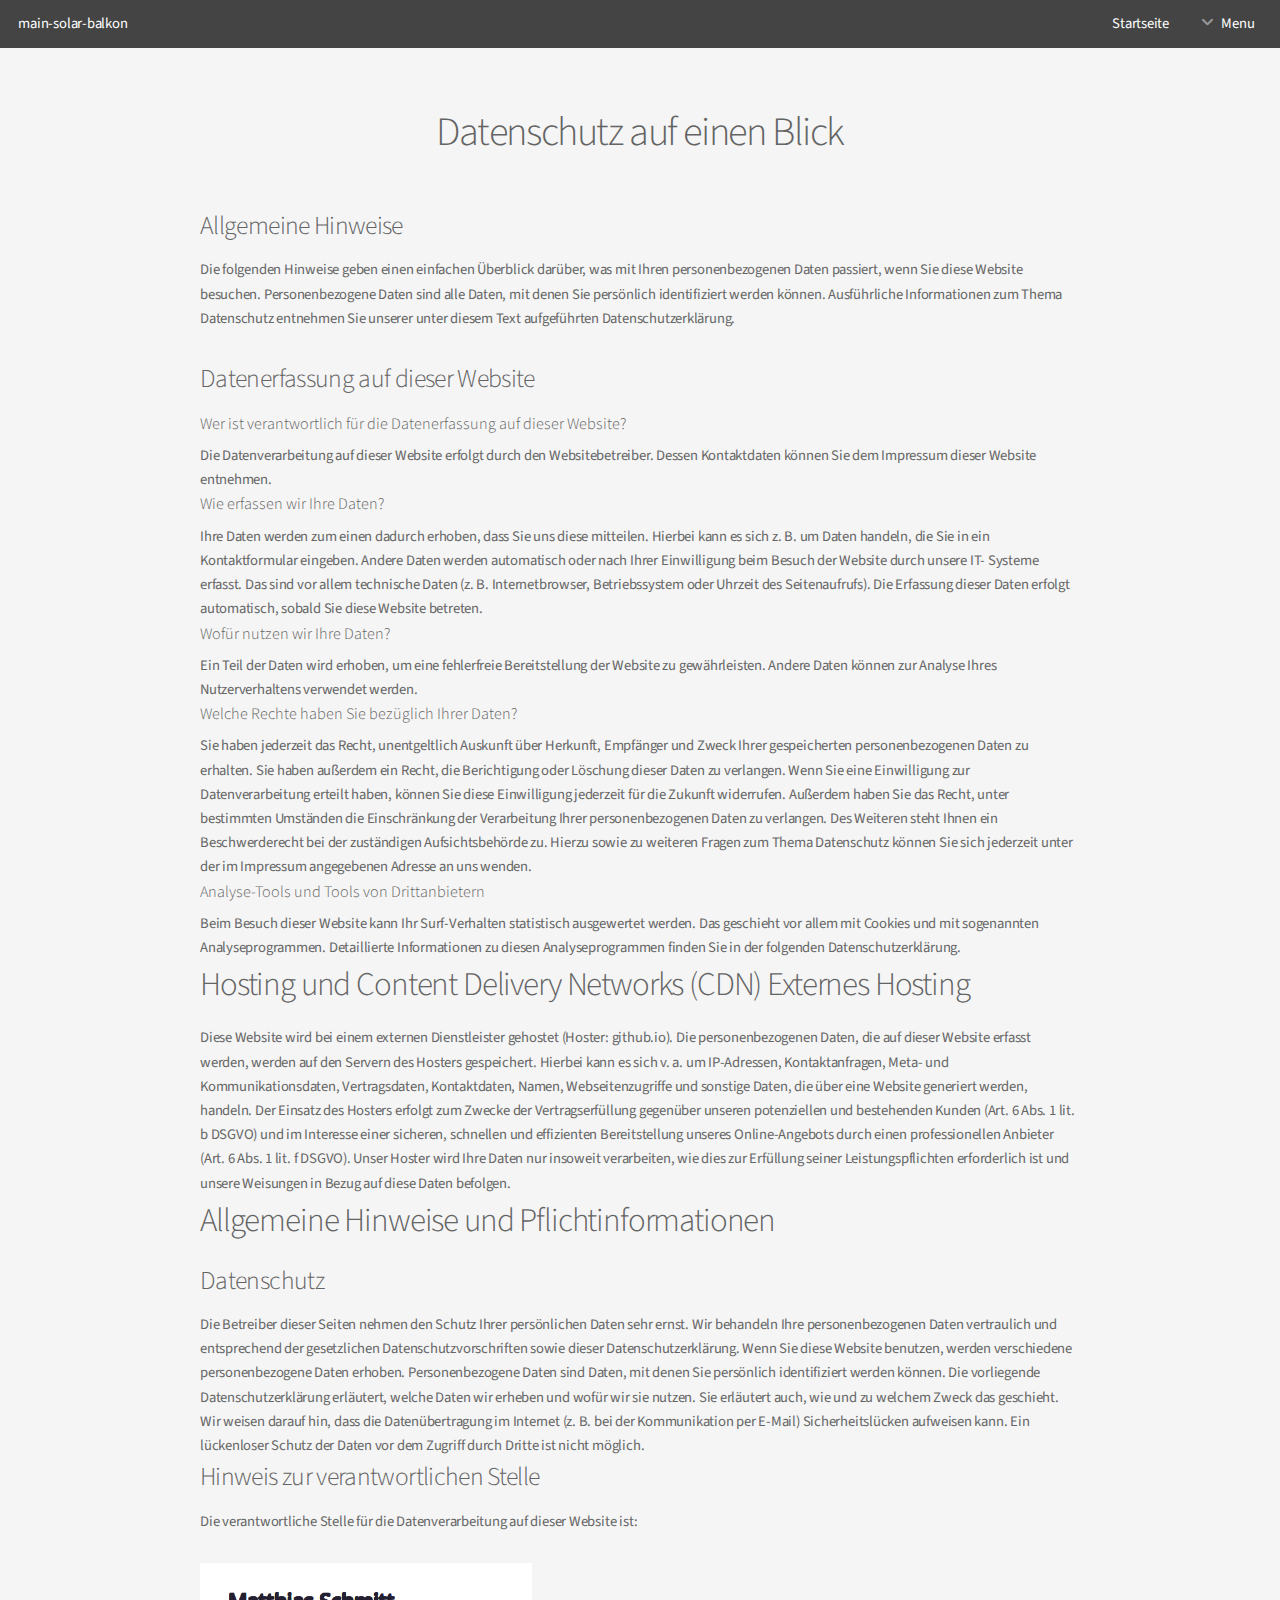
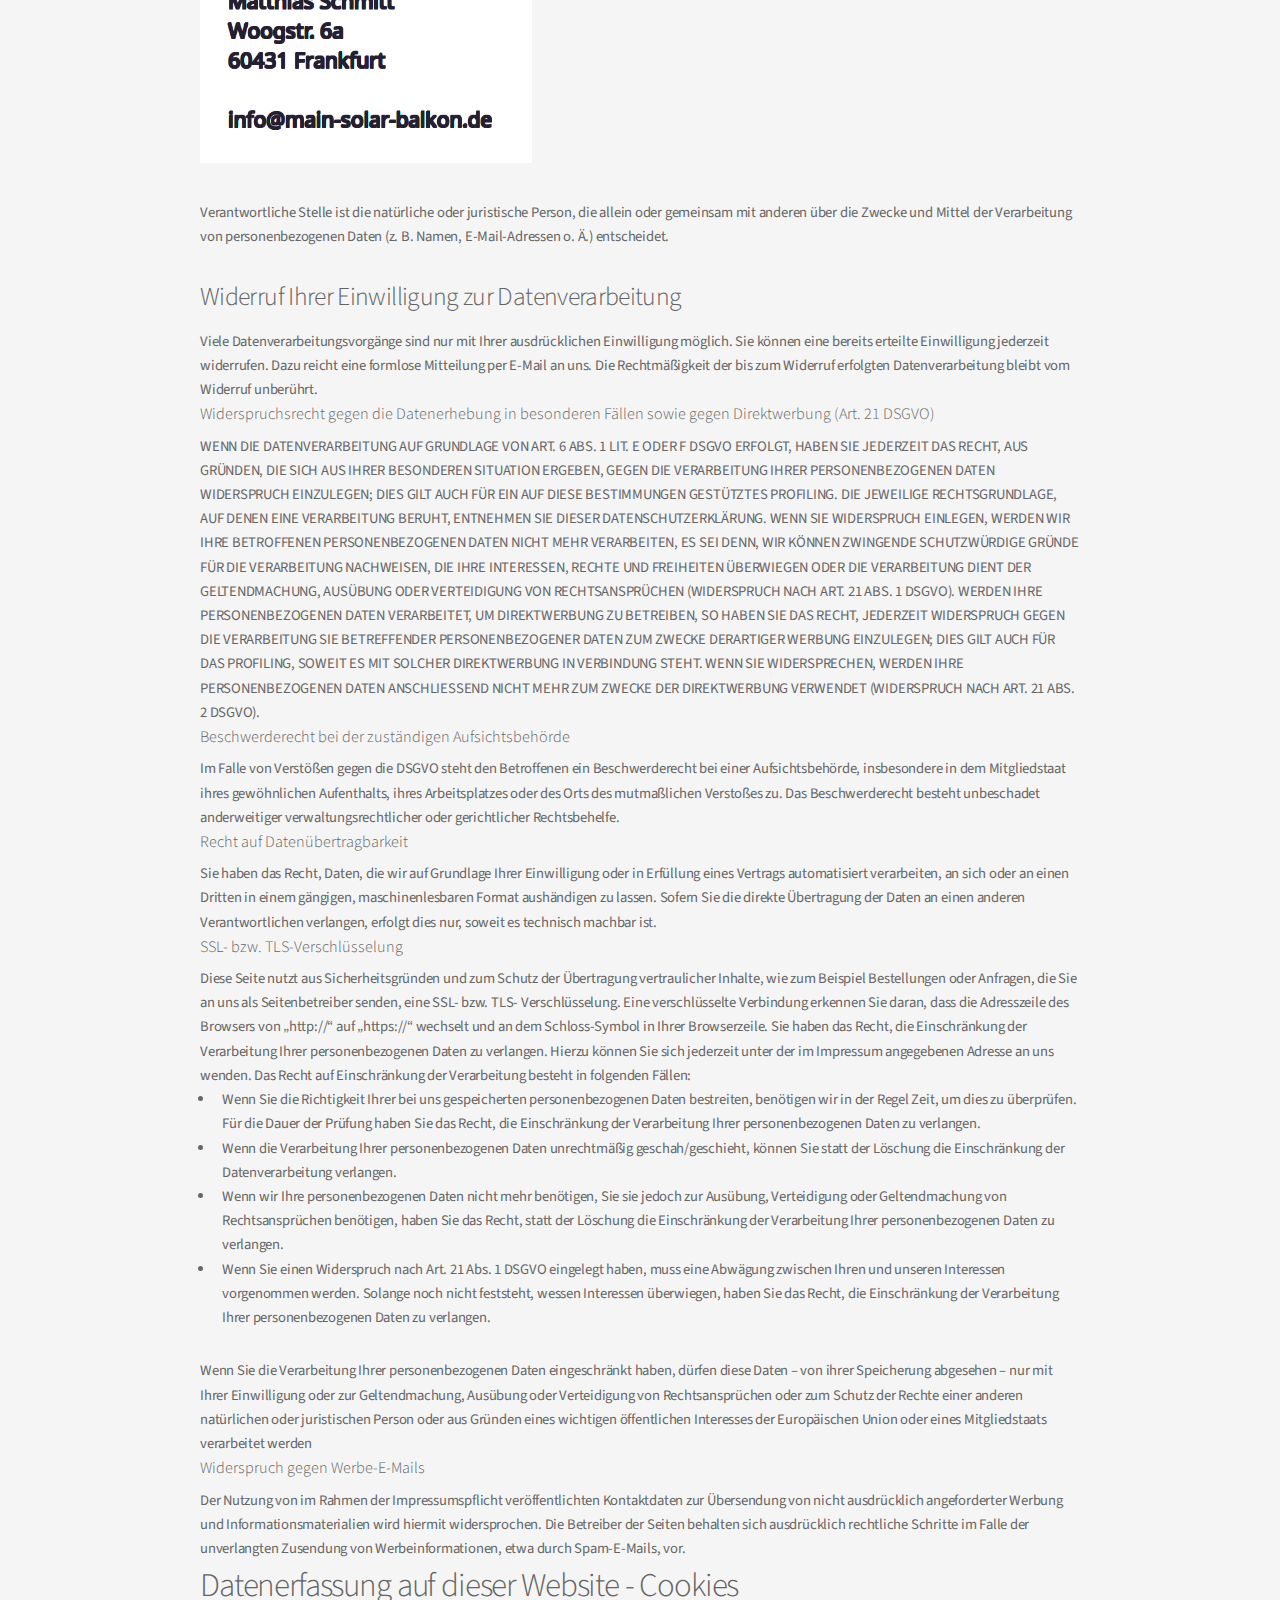
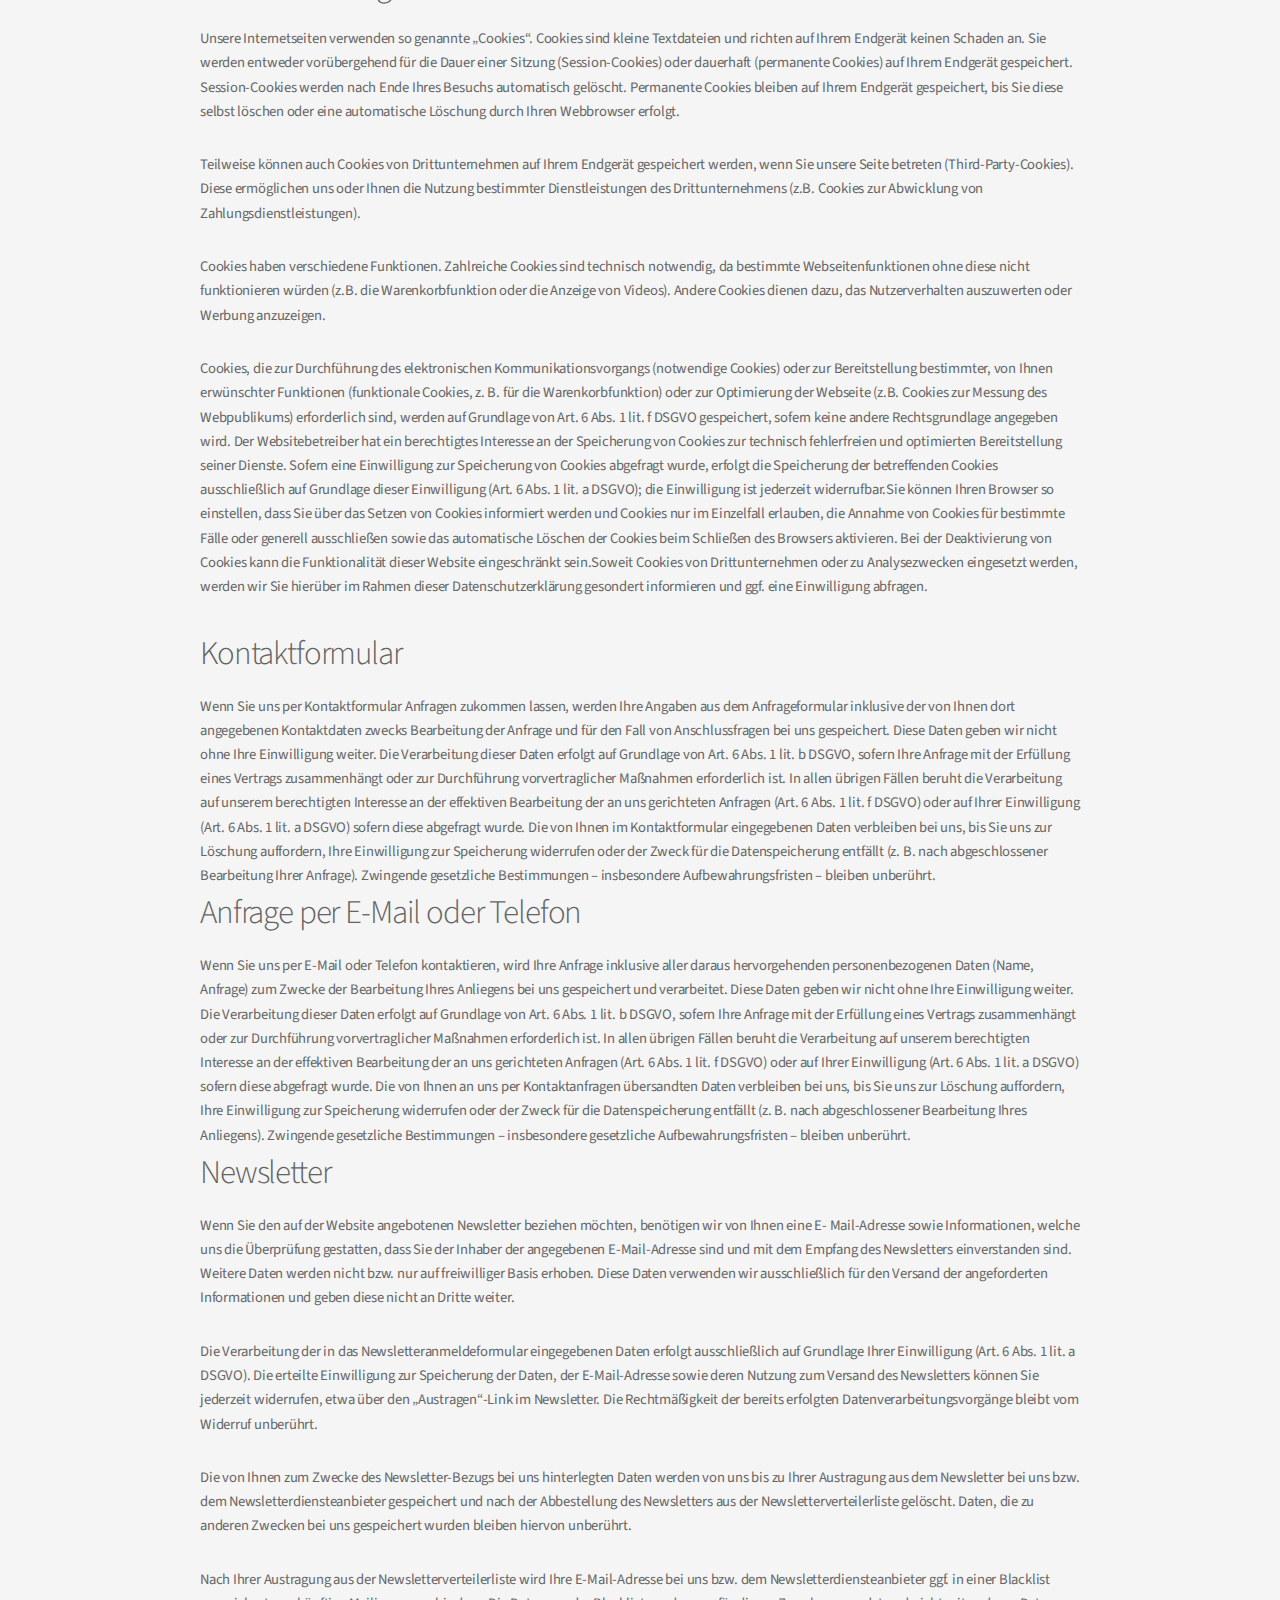
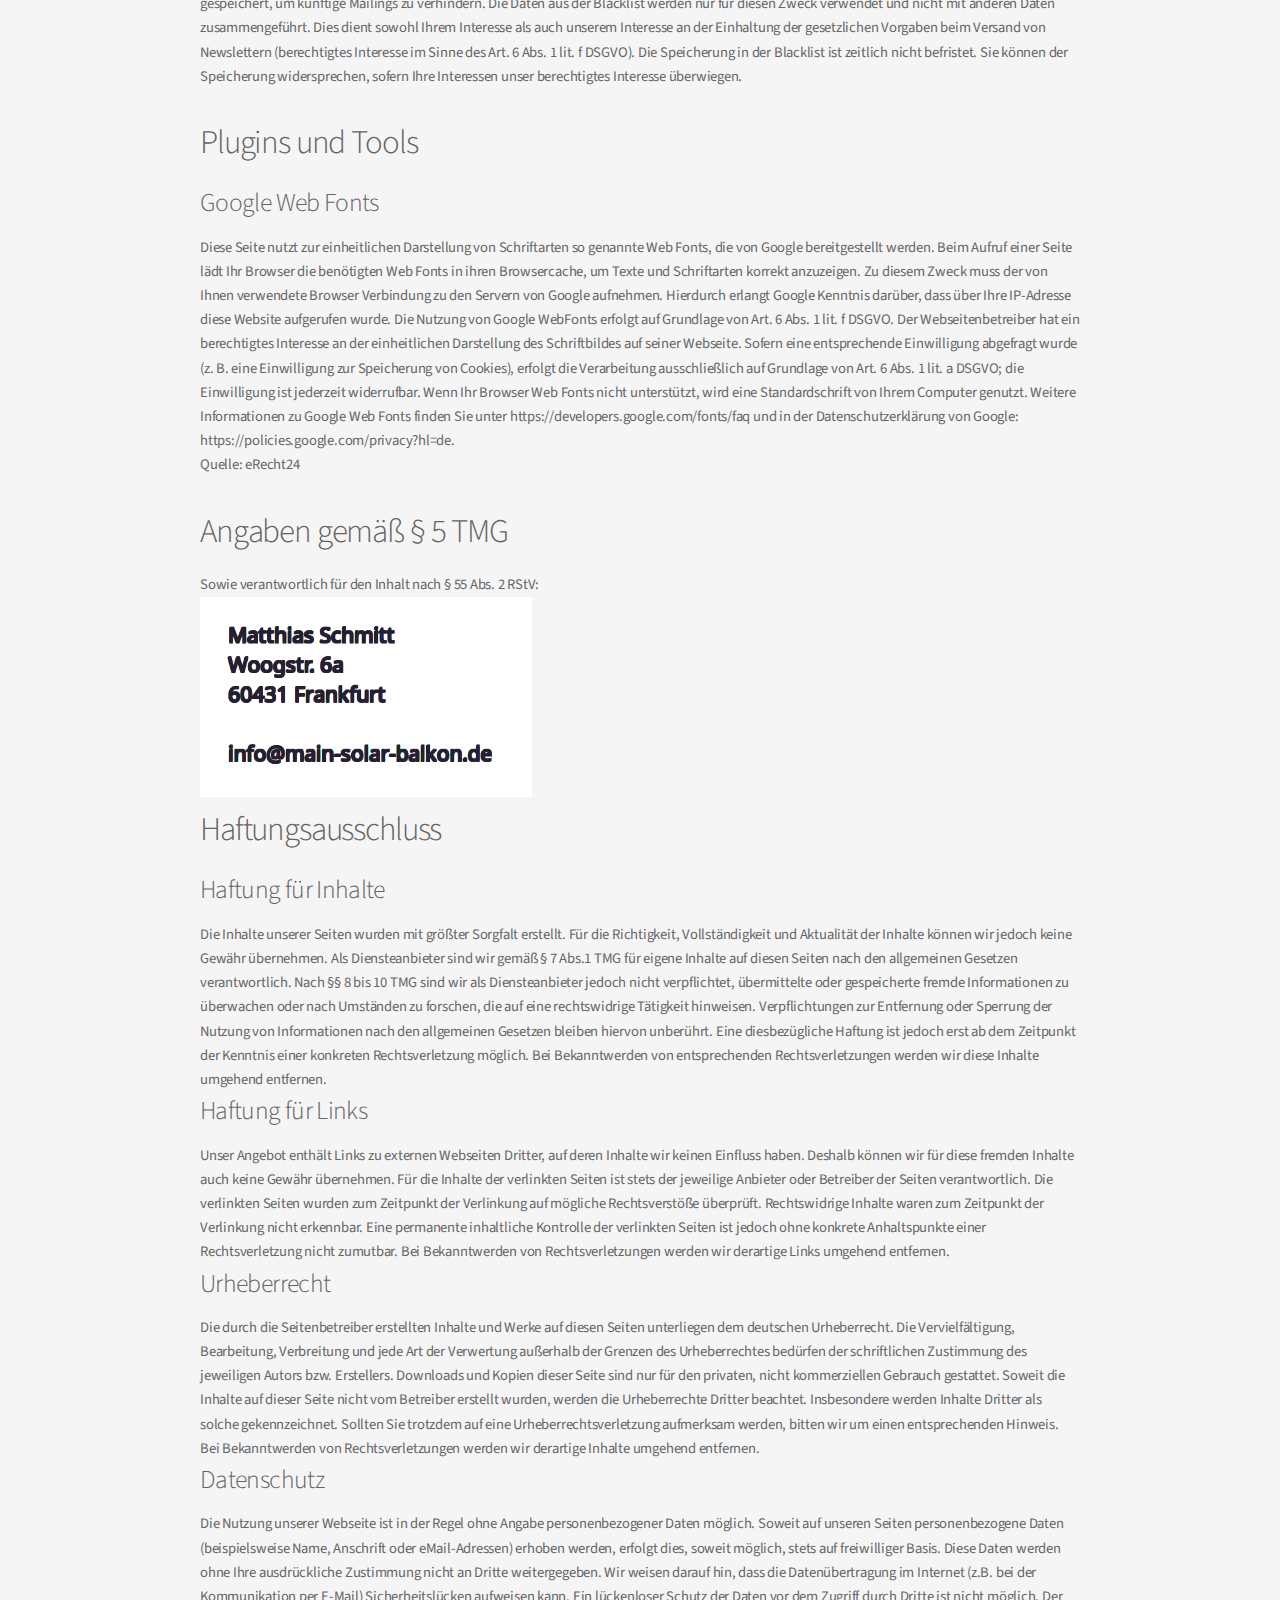
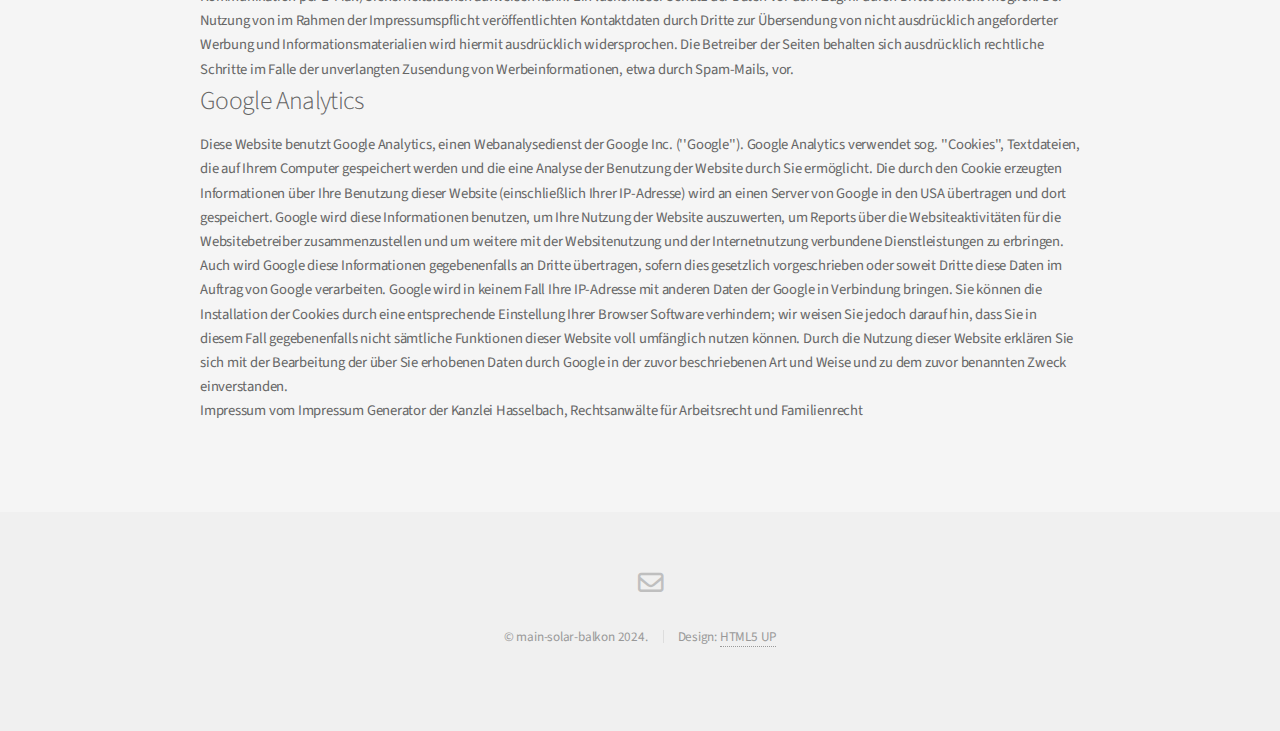
<file: legal.html>
<!DOCTYPE HTML>
<!--
	Alpha by HTML5 UP
	html5up.net | @ajlkn
	Free for personal and commercial use under the CCA 3.0 license (html5up.net/license)
-->
<html>

<head>
	<title>main-solar-balkon - Balkonkraftwerke für jedermann</title>
	<meta charset="utf-8" />
	<meta name="viewport" content="width=device-width, initial-scale=1, user-scalable=no" />
	<link rel="stylesheet" href="assets/css/main.css" />
</head>

<body class="is-preload">
	<div id="page-wrapper">

		<!-- Header -->
			<header id="header">
				<h1><a href="index.html">main-solar-balkon</a></h1>
				<nav id="nav">
					<ul>
						<li><a href="index.html">Startseite</a></li>
						<li>
							<a href="#" class="icon solid fa-angle-down">Menu</a>
							<ul>
								<li><a href="index.html#loslegen">Loslegen</a></li>
								<li><a href="generic.html">Fragen und Antworten</a></li>
								<li><a href="booking.html">Buchungen verwalten</a></li>
								<li><a href="contact.html">Kontakt</a></li>
								<li><a href="legal.html">Impressum</a></li>
								<!--<li><a href="elements.html">Elements</a></li>
								<li>
									<a href="#">Submenu</a>
									<ul>
										<li><a href="#">Option One</a></li>
										<li><a href="#">Option Two</a></li>
										<li><a href="#">Option Three</a></li>
										<li><a href="#">Option Four</a></li>
									</ul>
								</li>-->
							</ul>
						</li>
						<!-- <li><a href="#" class="button">Sign Up</a></li> -->
					</ul>
				</nav>
			</header>

		<section id="main" class="container">
			<header>
				<h2>Datenschutz auf einen Blick</h2>
			</header>

			<h3>Allgemeine Hinweise</h3>

			<p>Die folgenden Hinweise geben einen einfachen Überblick darüber, was mit Ihren personenbezogenen Daten
				passiert, wenn Sie diese Website besuchen. Personenbezogene Daten sind alle Daten,
				mit denen Sie persönlich identifiziert werden können. Ausführliche Informationen zum Thema
				Datenschutz entnehmen Sie unserer unter diesem Text aufgeführten Datenschutzerklärung.

			<h3>Datenerfassung auf dieser Website</h3>

			<h4>Wer ist verantwortlich für die Datenerfassung auf dieser Website?</h4>

			Die Datenverarbeitung auf dieser Website erfolgt durch den Websitebetreiber. Dessen Kontaktdaten können Sie
			dem Impressum dieser Website entnehmen.

			<h4>Wie erfassen wir Ihre Daten?</h4>

			Ihre Daten werden zum einen dadurch erhoben, dass Sie uns diese mitteilen. Hierbei kann es sich z. B. um
			Daten handeln, die Sie in ein Kontaktformular eingeben.

			Andere Daten werden automatisch oder nach Ihrer Einwilligung beim Besuch der Website durch unsere IT-
			Systeme erfasst. Das sind vor allem technische Daten (z. B. Internetbrowser,
			Betriebssystem oder Uhrzeit des Seitenaufrufs). Die Erfassung dieser Daten erfolgt automatisch, sobald Sie
			diese Website betreten.


			<h4>Wofür nutzen wir Ihre Daten?</h4>

			Ein Teil der Daten wird erhoben, um eine fehlerfreie Bereitstellung der Website zu gewährleisten. Andere
			Daten können zur Analyse Ihres Nutzerverhaltens verwendet werden.


			<h4>Welche Rechte haben Sie bezüglich Ihrer Daten?</h4>

			Sie haben jederzeit das Recht, unentgeltlich Auskunft über Herkunft, Empfänger und Zweck Ihrer
			gespeicherten personenbezogenen Daten zu erhalten. Sie haben außerdem ein Recht,
			die Berichtigung oder Löschung dieser Daten zu verlangen. Wenn Sie eine Einwilligung zur Datenverarbeitung
			erteilt haben, können Sie diese Einwilligung jederzeit für die Zukunft
			widerrufen. Außerdem haben Sie das Recht, unter bestimmten Umständen die Einschränkung der Verarbeitung
			Ihrer personenbezogenen Daten zu verlangen. Des Weiteren steht Ihnen ein
			Beschwerderecht bei der zuständigen Aufsichtsbehörde zu.

			Hierzu sowie zu weiteren Fragen zum Thema Datenschutz können Sie sich jederzeit unter der im Impressum
			angegebenen Adresse an uns wenden.

			​

			<h4>Analyse-Tools und Tools von Drittanbietern</h4>

			Beim Besuch dieser Website kann Ihr Surf-Verhalten statistisch ausgewertet werden. Das geschieht vor allem
			mit Cookies und mit sogenannten Analyseprogrammen.

			Detaillierte Informationen zu diesen Analyseprogrammen finden Sie in der folgenden Datenschutzerklärung.

			​

			<h2>Hosting und Content Delivery Networks (CDN) Externes Hosting</h2>

			Diese Website wird bei einem externen Dienstleister gehostet (Hoster: github.io). Die personenbezogenen
			Daten, die auf dieser Website erfasst werden, werden auf den Servern des Hosters gespeichert.
			Hierbei kann es sich v. a. um IP-Adressen, Kontaktanfragen, Meta- und Kommunikationsdaten, Vertragsdaten,
			Kontaktdaten, Namen, Webseitenzugriffe und sonstige Daten, die über eine Website generiert werden, handeln.

			Der Einsatz des Hosters erfolgt zum Zwecke der Vertragserfüllung gegenüber unseren potenziellen und
			bestehenden Kunden (Art. 6 Abs. 1 lit. b DSGVO) und im Interesse einer sicheren, schnellen und
			effizienten Bereitstellung unseres Online-Angebots durch einen professionellen Anbieter (Art. 6 Abs. 1 lit.
			f DSGVO).

			Unser Hoster wird Ihre Daten nur insoweit verarbeiten, wie dies zur Erfüllung seiner Leistungspflichten
			erforderlich ist und unsere Weisungen in Bezug auf diese Daten befolgen.


			<h2>Allgemeine Hinweise und Pflichtinformationen</h2>


			<h3>Datenschutz</h3>

			Die Betreiber dieser Seiten nehmen den Schutz Ihrer persönlichen Daten sehr ernst. Wir behandeln Ihre
			personenbezogenen Daten vertraulich und entsprechend der gesetzlichen Datenschutzvorschriften sowie
			dieser Datenschutzerklärung.

			Wenn Sie diese Website benutzen, werden verschiedene personenbezogene Daten erhoben. Personenbezogene Daten
			sind Daten, mit denen Sie persönlich identifiziert werden können. Die vorliegende
			Datenschutzerklärung erläutert, welche Daten wir erheben und wofür wir sie nutzen. Sie erläutert auch,
			wie und zu welchem Zweck das geschieht.

			Wir weisen darauf hin, dass die Datenübertragung im Internet (z. B. bei der Kommunikation per E-Mail)
			Sicherheitslücken aufweisen kann. Ein lückenloser Schutz der Daten vor dem
			Zugriff durch Dritte ist nicht möglich.

			​
			<h3>Hinweis zur verantwortlichen Stelle</h3>
			<p>
				Die verantwortliche Stelle für die Datenverarbeitung auf dieser Website ist:
			<p>

				<img src="images/address.png" height=200px/>


			<p>
				Verantwortliche Stelle ist die natürliche oder juristische Person, die allein oder gemeinsam mit
				anderen über die Zwecke und Mittel der Verarbeitung
				von personenbezogenen Daten (z. B. Namen, E-Mail-Adressen o. Ä.) entscheidet.

				​
			<h3>Widerruf Ihrer Einwilligung zur Datenverarbeitung</h3>

			Viele Datenverarbeitungsvorgänge sind nur mit Ihrer ausdrücklichen Einwilligung möglich. Sie können eine
			bereits erteilte Einwilligung jederzeit widerrufen. Dazu reicht eine formlose Mitteilung per E-Mail an uns.
			Die Rechtmäßigkeit der bis zum Widerruf erfolgten Datenverarbeitung bleibt vom Widerruf unberührt.

			​

			<h4>Widerspruchsrecht gegen die Datenerhebung in besonderen Fällen sowie gegen Direktwerbung (Art. 21
				DSGVO)</h4>

			WENN DIE DATENVERARBEITUNG AUF GRUNDLAGE VON ART. 6 ABS. 1 LIT. E ODER F DSGVO ERFOLGT, HABEN SIE JEDERZEIT
			DAS RECHT, AUS GRÜNDEN, DIE SICH AUS IHRER BESONDEREN SITUATION ERGEBEN,
			GEGEN DIE VERARBEITUNG IHRER PERSONENBEZOGENEN DATEN WIDERSPRUCH EINZULEGEN; DIES GILT AUCH FÜR EIN AUF
			DIESE BESTIMMUNGEN GESTÜTZTES PROFILING. DIE JEWEILIGE RECHTSGRUNDLAGE, AUF
			DENEN EINE VERARBEITUNG BERUHT, ENTNEHMEN SIE DIESER DATENSCHUTZERKLÄRUNG. WENN SIE WIDERSPRUCH EINLEGEN,
			WERDEN WIR IHRE BETROFFENEN PERSONENBEZOGENEN DATEN NICHT MEHR VERARBEITEN,
			ES SEI DENN, WIR KÖNNEN ZWINGENDE SCHUTZWÜRDIGE GRÜNDE FÜR DIE VERARBEITUNG NACHWEISEN, DIE IHRE
			INTERESSEN, RECHTE UND FREIHEITEN ÜBERWIEGEN ODER DIE VERARBEITUNG DIENT DER
			GELTENDMACHUNG, AUSÜBUNG ODER VERTEIDIGUNG VON RECHTSANSPRÜCHEN (WIDERSPRUCH NACH ART. 21 ABS. 1 DSGVO).

			WERDEN IHRE PERSONENBEZOGENEN DATEN VERARBEITET, UM DIREKTWERBUNG ZU BETREIBEN, SO HABEN SIE DAS RECHT,
			JEDERZEIT WIDERSPRUCH GEGEN DIE VERARBEITUNG SIE BETREFFENDER PERSONENBEZOGENER
			DATEN ZUM ZWECKE DERARTIGER WERBUNG EINZULEGEN; DIES GILT AUCH FÜR DAS PROFILING, SOWEIT ES MIT SOLCHER
			DIREKTWERBUNG IN VERBINDUNG STEHT. WENN SIE WIDERSPRECHEN, WERDEN IHRE
			PERSONENBEZOGENEN DATEN ANSCHLIESSEND NICHT MEHR ZUM ZWECKE DER DIREKTWERBUNG VERWENDET (WIDERSPRUCH NACH
			ART. 21 ABS. 2 DSGVO).


			<h4>Beschwerderecht bei der zuständigen Aufsichtsbehörde</h4>

			Im Falle von Verstößen gegen die DSGVO steht den Betroffenen ein Beschwerderecht bei einer
			Aufsichtsbehörde, insbesondere in dem Mitgliedstaat ihres gewöhnlichen Aufenthalts,
			ihres Arbeitsplatzes oder des Orts des mutmaßlichen Verstoßes zu. Das Beschwerderecht besteht unbeschadet
			anderweitiger verwaltungsrechtlicher oder gerichtlicher Rechtsbehelfe.

			<h4>Recht auf Datenübertragbarkeit</h4>

			Sie haben das Recht, Daten, die wir auf Grundlage Ihrer Einwilligung oder in Erfüllung eines Vertrags
			automatisiert verarbeiten, an sich oder an einen Dritten in einem gängigen,
			maschinenlesbaren Format aushändigen zu lassen. Sofern Sie die direkte Übertragung der Daten an einen
			anderen Verantwortlichen verlangen, erfolgt dies nur, soweit es technisch machbar ist.

			<h4>SSL- bzw. TLS-Verschlüsselung</h4>

			Diese Seite nutzt aus Sicherheitsgründen und zum Schutz der Übertragung vertraulicher Inhalte, wie zum
			Beispiel Bestellungen oder Anfragen, die Sie an uns als Seitenbetreiber senden,
			eine SSL- bzw. TLS- Verschlüsselung. Eine verschlüsselte Verbindung erkennen Sie daran, dass die
			Adresszeile des Browsers von „http://“ auf „https://“ wechselt und an dem
			Schloss-Symbol in Ihrer Browserzeile.

			Sie haben das Recht, die Einschränkung der Verarbeitung Ihrer personenbezogenen Daten zu verlangen. Hierzu
			können Sie sich jederzeit unter der im Impressum angegebenen Adresse an uns
			wenden. Das Recht auf Einschränkung der Verarbeitung besteht in folgenden Fällen:

			<ul>
				<li>Wenn Sie die Richtigkeit Ihrer bei uns gespeicherten personenbezogenen Daten bestreiten, benötigen
					wir in der Regel Zeit, um dies zu überprüfen. Für die Dauer der
					Prüfung haben Sie das Recht, die Einschränkung der Verarbeitung Ihrer personenbezogenen Daten zu
					verlangen.

				<li>Wenn die Verarbeitung Ihrer personenbezogenen Daten unrechtmäßig geschah/geschieht, können Sie
					statt der Löschung die Einschränkung der Datenverarbeitung verlangen.

				<li>Wenn wir Ihre personenbezogenen Daten nicht mehr benötigen, Sie sie jedoch zur Ausübung,
					Verteidigung oder Geltendmachung von Rechtsansprüchen benötigen, haben Sie das
					Recht, statt der Löschung die Einschränkung der Verarbeitung Ihrer personenbezogenen Daten zu
					verlangen.

				<li>Wenn Sie einen Widerspruch nach Art. 21 Abs. 1 DSGVO eingelegt haben, muss eine Abwägung zwischen
					Ihren und unseren Interessen vorgenommen werden. Solange noch nicht
					feststeht, wessen Interessen überwiegen, haben Sie das Recht, die Einschränkung der Verarbeitung
					Ihrer personenbezogenen Daten zu verlangen.
			</ul>

			Wenn Sie die Verarbeitung Ihrer personenbezogenen Daten eingeschränkt haben, dürfen diese Daten – von
			ihrer Speicherung abgesehen – nur mit Ihrer Einwilligung oder zur Geltendmachung,
			Ausübung oder Verteidigung von Rechtsansprüchen oder zum Schutz der Rechte einer anderen natürlichen oder
			juristischen Person oder aus Gründen eines wichtigen öffentlichen Interesses
			der Europäischen Union oder eines Mitgliedstaats verarbeitet werden


			<h4>Widerspruch gegen Werbe-E-Mails</h4>

			Der Nutzung von im Rahmen der Impressumspflicht veröffentlichten Kontaktdaten zur Übersendung von nicht
			ausdrücklich angeforderter Werbung und Informationsmaterialien wird
			hiermit widersprochen. Die Betreiber der Seiten behalten sich ausdrücklich rechtliche Schritte im Falle der
			unverlangten Zusendung von Werbeinformationen, etwa durch Spam-E-Mails, vor.



			<h2>Datenerfassung auf dieser Website - Cookies</h2>
			<p>
				​Unsere Internetseiten verwenden so genannte „Cookies“. Cookies sind kleine Textdateien und richten auf
				Ihrem Endgerät keinen Schaden an. Sie werden entweder vorübergehend für die Dauer einer Sitzung
				(Session-Cookies) oder dauerhaft (permanente Cookies) auf Ihrem Endgerät gespeichert. Session-Cookies
				werden nach Ende Ihres Besuchs automatisch gelöscht. Permanente Cookies bleiben auf Ihrem Endgerät
				gespeichert, bis Sie diese selbst löschen oder eine automatische Löschung durch Ihren Webbrowser
				erfolgt.
			<p>
				Teilweise können auch Cookies von Drittunternehmen auf Ihrem Endgerät gespeichert werden, wenn Sie
				unsere Seite betreten (Third-Party-Cookies). Diese ermöglichen uns oder Ihnen die Nutzung bestimmter
				Dienstleistungen des Drittunternehmens (z.B. Cookies zur Abwicklung von Zahlungsdienstleistungen).
			<p>
				Cookies haben verschiedene Funktionen. Zahlreiche Cookies sind technisch notwendig, da bestimmte
				Webseitenfunktionen ohne diese nicht funktionieren würden (z.B. die Warenkorbfunktion oder die Anzeige
				von Videos). Andere Cookies dienen dazu, das Nutzerverhalten auszuwerten oder Werbung anzuzeigen.
			<p>
				​Cookies, die zur Durchführung des elektronischen Kommunikationsvorgangs (notwendige Cookies) oder zur
				Bereitstellung bestimmter, von Ihnen erwünschter Funktionen (funktionale Cookies, z. B.
				für die Warenkorbfunktion) oder zur Optimierung der Webseite (z.B. Cookies zur Messung des
				Webpublikums) erforderlich sind, werden auf Grundlage von Art. 6 Abs. 1 lit. f DSGVO gespeichert,
				sofern keine andere Rechtsgrundlage angegeben wird. Der Websitebetreiber hat ein berechtigtes Interesse
				an der Speicherung von Cookies zur technisch fehlerfreien und optimierten Bereitstellung
				seiner Dienste. Sofern eine Einwilligung zur Speicherung von Cookies abgefragt wurde, erfolgt die
				Speicherung der betreffenden Cookies ausschließlich auf Grundlage dieser Einwilligung
				(Art. 6 Abs. 1 lit. a DSGVO); die Einwilligung ist jederzeit widerrufbar.

				​Sie können Ihren Browser so einstellen, dass Sie über das Setzen von Cookies informiert werden und
				Cookies nur im Einzelfall erlauben, die Annahme von Cookies für bestimmte Fälle oder generell
				ausschließen sowie das automatische Löschen der Cookies beim Schließen des Browsers aktivieren. Bei der
				Deaktivierung von Cookies kann die Funktionalität dieser Website eingeschränkt sein.

				​Soweit Cookies von Drittunternehmen oder zu Analysezwecken eingesetzt werden, werden wir Sie hierüber
				im Rahmen dieser Datenschutzerklärung gesondert informieren und ggf. eine Einwilligung abfragen.

				​

			<h2>Kontaktformular</h2>

			​Wenn Sie uns per Kontaktformular Anfragen zukommen lassen, werden Ihre Angaben aus dem Anfrageformular
			inklusive der von Ihnen dort angegebenen Kontaktdaten zwecks Bearbeitung der Anfrage und
			für den Fall von Anschlussfragen bei uns gespeichert. Diese Daten geben wir nicht ohne Ihre Einwilligung
			weiter.

			Die Verarbeitung dieser Daten erfolgt auf Grundlage von Art. 6 Abs. 1 lit. b DSGVO, sofern Ihre Anfrage mit
			der Erfüllung eines Vertrags zusammenhängt oder zur Durchführung vorvertraglicher
			Maßnahmen erforderlich ist. In allen übrigen Fällen beruht die Verarbeitung auf unserem berechtigten
			Interesse an der effektiven Bearbeitung der an uns gerichteten Anfragen (Art. 6 Abs. 1
			lit. f DSGVO) oder auf Ihrer Einwilligung (Art. 6 Abs. 1 lit. a DSGVO) sofern diese abgefragt wurde.

			Die von Ihnen im Kontaktformular eingegebenen Daten verbleiben bei uns, bis Sie uns zur Löschung
			auffordern, Ihre Einwilligung zur Speicherung widerrufen oder der Zweck für die Datenspeicherung
			entfällt (z. B. nach abgeschlossener Bearbeitung Ihrer Anfrage). Zwingende gesetzliche Bestimmungen –
			insbesondere Aufbewahrungsfristen – bleiben unberührt.


			<h2>Anfrage per E-Mail oder Telefon</h2>

			Wenn Sie uns per E-Mail oder Telefon kontaktieren, wird Ihre Anfrage inklusive aller daraus hervorgehenden
			personenbezogenen Daten (Name, Anfrage) zum Zwecke der Bearbeitung Ihres Anliegens bei
			uns gespeichert und verarbeitet. Diese Daten geben wir nicht ohne Ihre Einwilligung weiter.

			Die Verarbeitung dieser Daten erfolgt auf Grundlage von Art. 6 Abs. 1 lit. b DSGVO, sofern Ihre Anfrage mit
			der Erfüllung eines Vertrags zusammenhängt oder zur Durchführung vorvertraglicher Maßnahmen
			erforderlich ist. In allen übrigen Fällen beruht die Verarbeitung auf unserem berechtigten Interesse an
			der effektiven Bearbeitung der an uns gerichteten Anfragen (Art. 6 Abs. 1 lit. f DSGVO) oder auf
			Ihrer Einwilligung (Art. 6 Abs. 1 lit. a DSGVO) sofern diese abgefragt wurde.

			Die von Ihnen an uns per Kontaktanfragen übersandten Daten verbleiben bei uns, bis Sie uns zur Löschung
			auffordern, Ihre Einwilligung zur Speicherung widerrufen oder der Zweck für die Datenspeicherung
			entfällt (z. B. nach abgeschlossener Bearbeitung Ihres Anliegens). Zwingende gesetzliche Bestimmungen –
			insbesondere gesetzliche Aufbewahrungsfristen – bleiben unberührt.

			​
			<!--<h2>Soziale Medien</h2>-->

			​

			<h2>Newsletter</h2>
			<p>
				Wenn Sie den auf der Website angebotenen Newsletter beziehen möchten, benötigen wir von Ihnen eine E-
				Mail-Adresse sowie Informationen, welche uns die Überprüfung gestatten, dass Sie der Inhaber der
				angegebenen E-Mail-Adresse sind und mit dem Empfang des Newsletters einverstanden sind. Weitere Daten
				werden nicht bzw. nur auf freiwilliger Basis erhoben. Diese Daten verwenden wir ausschließlich
				für den Versand der angeforderten Informationen und geben diese nicht an Dritte weiter.
			<p>
				Die Verarbeitung der in das Newsletteranmeldeformular eingegebenen Daten erfolgt ausschließlich auf
				Grundlage Ihrer Einwilligung (Art. 6 Abs. 1 lit. a DSGVO). Die erteilte Einwilligung zur Speicherung
				der Daten, der E-Mail-Adresse sowie deren Nutzung zum Versand des Newsletters können Sie jederzeit
				widerrufen, etwa über den „Austragen“-Link im Newsletter. Die Rechtmäßigkeit der bereits erfolgten
				Datenverarbeitungsvorgänge bleibt vom Widerruf unberührt.
			<p>
				Die von Ihnen zum Zwecke des Newsletter-Bezugs bei uns hinterlegten Daten werden von uns bis zu Ihrer
				Austragung aus dem Newsletter bei uns bzw. dem Newsletterdiensteanbieter gespeichert und nach der
				Abbestellung des Newsletters aus der Newsletterverteilerliste gelöscht. Daten, die zu anderen Zwecken
				bei uns gespeichert wurden bleiben hiervon unberührt.
			<p>
				​Nach Ihrer Austragung aus der Newsletterverteilerliste wird Ihre E-Mail-Adresse bei uns bzw. dem
				Newsletterdiensteanbieter ggf. in einer Blacklist gespeichert, um künftige Mailings zu verhindern.
				Die Daten aus der Blacklist werden nur für diesen Zweck verwendet und nicht mit anderen Daten
				zusammengeführt. Dies dient sowohl Ihrem Interesse als auch unserem Interesse an der Einhaltung der
				gesetzlichen Vorgaben beim Versand von Newslettern (berechtigtes Interesse im Sinne des Art. 6 Abs. 1
				lit. f DSGVO). Die Speicherung in der Blacklist ist zeitlich nicht befristet. Sie können der
				Speicherung widersprechen, sofern Ihre Interessen unser berechtigtes Interesse überwiegen.
				​

			<h2>Plugins und Tools</h2>


			<h3>Google Web Fonts</h3>
			Diese Seite nutzt zur einheitlichen Darstellung von Schriftarten so genannte Web Fonts, die von Google
			bereitgestellt werden. Beim Aufruf einer Seite lädt Ihr Browser die benötigten Web Fonts in ihren
			Browsercache, um Texte und Schriftarten korrekt anzuzeigen.
			Zu diesem Zweck muss der von Ihnen verwendete Browser Verbindung zu den Servern von Google aufnehmen.
			Hierdurch erlangt Google Kenntnis darüber, dass über Ihre IP-Adresse diese Website aufgerufen wurde. Die
			Nutzung von Google WebFonts erfolgt auf Grundlage von Art. 6 Abs. 1 lit. f DSGVO.
			Der Webseitenbetreiber hat ein berechtigtes Interesse an der einheitlichen Darstellung des Schriftbildes auf
			seiner Webseite. Sofern eine entsprechende Einwilligung abgefragt wurde (z. B. eine Einwilligung zur
			Speicherung von Cookies), erfolgt die Verarbeitung ausschließlich auf Grundlage von Art. 6 Abs. 1 lit. a
			DSGVO; die Einwilligung ist jederzeit widerrufbar.
			Wenn Ihr Browser Web Fonts nicht unterstützt, wird eine Standardschrift von Ihrem Computer genutzt.
			Weitere Informationen zu Google Web Fonts finden Sie unter https://developers.google.com/fonts/faq und in
			der Datenschutzerklärung von Google: https://policies.google.com/privacy?hl=de.



			<p>Quelle: eRecht24


			<h2>Angaben gemäß § 5 TMG</h2>

			Sowie verantwortlich für den Inhalt nach § 55 Abs. 2 RStV:<br>


			<img src="images/address.png" height=200px/>


			<h2>Haftungsausschluss</h2>

			<h3>Haftung für Inhalte</h3>

			Die Inhalte unserer Seiten wurden mit größter Sorgfalt erstellt. Für die Richtigkeit, Vollständigkeit und
			Aktualität der Inhalte können wir jedoch keine Gewähr übernehmen. Als Diensteanbieter sind wir gemäß § 7
			Abs.1 TMG für eigene Inhalte auf diesen Seiten nach den allgemeinen Gesetzen verantwortlich. Nach §§ 8 bis
			10 TMG sind wir als Diensteanbieter jedoch nicht verpflichtet, übermittelte oder gespeicherte fremde
			Informationen zu überwachen oder nach Umständen zu forschen, die auf eine rechtswidrige Tätigkeit hinweisen.
			Verpflichtungen zur Entfernung oder Sperrung der Nutzung von Informationen nach den allgemeinen Gesetzen
			bleiben hiervon unberührt. Eine diesbezügliche Haftung ist jedoch erst ab dem Zeitpunkt der Kenntnis einer
			konkreten Rechtsverletzung möglich. Bei Bekanntwerden von entsprechenden Rechtsverletzungen werden wir diese
			Inhalte umgehend entfernen.

			<h3>Haftung für Links</h3>

			Unser Angebot enthält Links zu externen Webseiten Dritter, auf deren Inhalte wir keinen Einfluss haben.
			Deshalb können wir für diese fremden Inhalte auch keine Gewähr übernehmen. Für die Inhalte der verlinkten
			Seiten ist stets der jeweilige Anbieter oder Betreiber der Seiten verantwortlich. Die verlinkten Seiten
			wurden zum Zeitpunkt der Verlinkung auf mögliche Rechtsverstöße überprüft. Rechtswidrige Inhalte waren zum
			Zeitpunkt der Verlinkung nicht erkennbar. Eine permanente inhaltliche Kontrolle der verlinkten Seiten ist
			jedoch ohne konkrete Anhaltspunkte einer Rechtsverletzung nicht zumutbar. Bei Bekanntwerden von
			Rechtsverletzungen werden wir derartige Links umgehend entfernen.

			<h3>Urheberrecht</h3>

			Die durch die Seitenbetreiber erstellten Inhalte und Werke auf diesen Seiten unterliegen dem deutschen
			Urheberrecht. Die Vervielfältigung, Bearbeitung, Verbreitung und jede Art der Verwertung außerhalb der
			Grenzen des Urheberrechtes bedürfen der schriftlichen Zustimmung des jeweiligen Autors bzw. Erstellers.
			Downloads und Kopien dieser Seite sind nur für den privaten, nicht kommerziellen Gebrauch gestattet. Soweit
			die Inhalte auf dieser Seite nicht vom Betreiber erstellt wurden, werden die Urheberrechte Dritter beachtet.
			Insbesondere werden Inhalte Dritter als solche gekennzeichnet. Sollten Sie trotzdem auf eine
			Urheberrechtsverletzung aufmerksam werden, bitten wir um einen entsprechenden Hinweis. Bei Bekanntwerden von
			Rechtsverletzungen werden wir derartige Inhalte umgehend entfernen.

			<h3>Datenschutz</h3>

			Die Nutzung unserer Webseite ist in der Regel ohne Angabe personenbezogener Daten möglich. Soweit auf
			unseren Seiten personenbezogene Daten (beispielsweise Name, Anschrift oder eMail-Adressen) erhoben werden,
			erfolgt dies, soweit möglich, stets auf freiwilliger Basis. Diese Daten werden ohne Ihre ausdrückliche
			Zustimmung nicht an Dritte weitergegeben.
			Wir weisen darauf hin, dass die Datenübertragung im Internet (z.B. bei der Kommunikation per E-Mail)
			Sicherheitslücken aufweisen kann. Ein lückenloser Schutz der Daten vor dem Zugriff durch Dritte ist nicht
			möglich.
			Der Nutzung von im Rahmen der Impressumspflicht veröffentlichten Kontaktdaten durch Dritte zur Übersendung
			von nicht ausdrücklich angeforderter Werbung und Informationsmaterialien wird hiermit ausdrücklich
			widersprochen. Die Betreiber der Seiten behalten sich ausdrücklich rechtliche Schritte im Falle der
			unverlangten Zusendung von Werbeinformationen, etwa durch Spam-Mails, vor.

			<h3>Google Analytics</h3>

			Diese Website benutzt Google Analytics, einen Webanalysedienst der Google Inc. (''Google''). Google
			Analytics verwendet sog. ''Cookies'', Textdateien, die auf Ihrem Computer gespeichert werden und die eine
			Analyse der Benutzung der Website durch Sie ermöglicht. Die durch den Cookie erzeugten Informationen über
			Ihre Benutzung dieser Website (einschließlich Ihrer IP-Adresse) wird an einen Server von Google in den USA
			übertragen und dort gespeichert. Google wird diese Informationen benutzen, um Ihre Nutzung der Website
			auszuwerten, um Reports über die Websiteaktivitäten für die Websitebetreiber zusammenzustellen und um
			weitere mit der Websitenutzung und der Internetnutzung verbundene Dienstleistungen zu erbringen. Auch wird
			Google diese Informationen gegebenenfalls an Dritte übertragen, sofern dies gesetzlich vorgeschrieben oder
			soweit Dritte diese Daten im Auftrag von Google verarbeiten. Google wird in keinem Fall Ihre IP-Adresse mit
			anderen Daten der Google in Verbindung bringen. Sie können die Installation der Cookies durch eine
			entsprechende Einstellung Ihrer Browser Software verhindern; wir weisen Sie jedoch darauf hin, dass Sie in
			diesem Fall gegebenenfalls nicht sämtliche Funktionen dieser Website voll umfänglich nutzen können. Durch
			die Nutzung dieser Website erklären Sie sich mit der Bearbeitung der über Sie erhobenen Daten durch Google
			in der zuvor beschriebenen Art und Weise und zu dem zuvor benannten Zweck einverstanden.

			<p>
				Impressum vom Impressum Generator der Kanzlei Hasselbach, Rechtsanwälte für Arbeitsrecht und
				Familienrecht
		
	
		</section>
	</div>

	<!-- Footer -->
	<footer id="footer">
		<ul class="icons">
			<li><a href="https://www.instagram.com/main.solar.balkon/" class="icon brands fa-instagram"><span class="label">Instagram</span></a></li>
			<li><a href="mailto:info@main-solar-balkon.de" class="icon style2 fa-regular fa-envelope"><span class="label">Email</span></a></li>
		</ul>
		<ul class="copyright">
			<li>&copy; main-solar-balkon 2024. </li>
			<li>Design: <a href="http://html5up.net">HTML5 UP</a></li>
		</ul>
	</footer>

	</div>

	<!-- Scripts -->
	<script src="assets/js/jquery.min.js"></script>
	<script src="assets/js/jquery.dropotron.min.js"></script>
	<script src="assets/js/jquery.scrollex.min.js"></script>
	<script src="assets/js/browser.min.js"></script>
	<script src="assets/js/breakpoints.min.js"></script>
	<script src="assets/js/util.js"></script>
	<script src="assets/js/main.js"></script>

</body>

</html>
</file>
<file: assets/css/brands.css>
/*!
 * Font Awesome Free 6.5.1 by @fontawesome - https://fontawesome.com
 * License - https://fontawesome.com/license/free (Icons: CC BY 4.0, Fonts: SIL OFL 1.1, Code: MIT License)
 * Copyright 2023 Fonticons, Inc.
 */
:root, :host {
  --fa-style-family-brands: 'Font Awesome 6 Brands';
  --fa-font-brands: normal 400 1em/1 'Font Awesome 6 Brands'; }

@font-face {
  font-family: 'Font Awesome 6 Brands';
  font-style: normal;
  font-weight: 400;
  font-display: block;
  src: url("../webfonts/fa-brands-400.woff2") format("woff2"), url("../webfonts/fa-brands-400.ttf") format("truetype"); }

.fab,
.fa-brands {
  font-weight: 400; }

.fa-monero:before {
  content: "\f3d0"; }

.fa-hooli:before {
  content: "\f427"; }

.fa-yelp:before {
  content: "\f1e9"; }

.fa-cc-visa:before {
  content: "\f1f0"; }

.fa-lastfm:before {
  content: "\f202"; }

.fa-shopware:before {
  content: "\f5b5"; }

.fa-creative-commons-nc:before {
  content: "\f4e8"; }

.fa-aws:before {
  content: "\f375"; }

.fa-redhat:before {
  content: "\f7bc"; }

.fa-yoast:before {
  content: "\f2b1"; }

.fa-cloudflare:before {
  content: "\e07d"; }

.fa-ups:before {
  content: "\f7e0"; }

.fa-pixiv:before {
  content: "\e640"; }

.fa-wpexplorer:before {
  content: "\f2de"; }

.fa-dyalog:before {
  content: "\f399"; }

.fa-bity:before {
  content: "\f37a"; }

.fa-stackpath:before {
  content: "\f842"; }

.fa-buysellads:before {
  content: "\f20d"; }

.fa-first-order:before {
  content: "\f2b0"; }

.fa-modx:before {
  content: "\f285"; }

.fa-guilded:before {
  content: "\e07e"; }

.fa-vnv:before {
  content: "\f40b"; }

.fa-square-js:before {
  content: "\f3b9"; }

.fa-js-square:before {
  content: "\f3b9"; }

.fa-microsoft:before {
  content: "\f3ca"; }

.fa-qq:before {
  content: "\f1d6"; }

.fa-orcid:before {
  content: "\f8d2"; }

.fa-java:before {
  content: "\f4e4"; }

.fa-invision:before {
  content: "\f7b0"; }

.fa-creative-commons-pd-alt:before {
  content: "\f4ed"; }

.fa-centercode:before {
  content: "\f380"; }

.fa-glide-g:before {
  content: "\f2a6"; }

.fa-drupal:before {
  content: "\f1a9"; }

.fa-hire-a-helper:before {
  content: "\f3b0"; }

.fa-creative-commons-by:before {
  content: "\f4e7"; }

.fa-unity:before {
  content: "\e049"; }

.fa-whmcs:before {
  content: "\f40d"; }

.fa-rocketchat:before {
  content: "\f3e8"; }

.fa-vk:before {
  content: "\f189"; }

.fa-untappd:before {
  content: "\f405"; }

.fa-mailchimp:before {
  content: "\f59e"; }

.fa-css3-alt:before {
  content: "\f38b"; }

.fa-square-reddit:before {
  content: "\f1a2"; }

.fa-reddit-square:before {
  content: "\f1a2"; }

.fa-vimeo-v:before {
  content: "\f27d"; }

.fa-contao:before {
  content: "\f26d"; }

.fa-square-font-awesome:before {
  content: "\e5ad"; }

.fa-deskpro:before {
  content: "\f38f"; }

.fa-brave:before {
  content: "\e63c"; }

.fa-sistrix:before {
  content: "\f3ee"; }

.fa-square-instagram:before {
  content: "\e055"; }

.fa-instagram-square:before {
  content: "\e055"; }

.fa-battle-net:before {
  content: "\f835"; }

.fa-the-red-yeti:before {
  content: "\f69d"; }

.fa-square-hacker-news:before {
  content: "\f3af"; }

.fa-hacker-news-square:before {
  content: "\f3af"; }

.fa-edge:before {
  content: "\f282"; }

.fa-threads:before {
  content: "\e618"; }

.fa-napster:before {
  content: "\f3d2"; }

.fa-square-snapchat:before {
  content: "\f2ad"; }

.fa-snapchat-square:before {
  content: "\f2ad"; }

.fa-google-plus-g:before {
  content: "\f0d5"; }

.fa-artstation:before {
  content: "\f77a"; }

.fa-markdown:before {
  content: "\f60f"; }

.fa-sourcetree:before {
  content: "\f7d3"; }

.fa-google-plus:before {
  content: "\f2b3"; }

.fa-diaspora:before {
  content: "\f791"; }

.fa-foursquare:before {
  content: "\f180"; }

.fa-stack-overflow:before {
  content: "\f16c"; }

.fa-github-alt:before {
  content: "\f113"; }

.fa-phoenix-squadron:before {
  content: "\f511"; }

.fa-pagelines:before {
  content: "\f18c"; }

.fa-algolia:before {
  content: "\f36c"; }

.fa-red-river:before {
  content: "\f3e3"; }

.fa-creative-commons-sa:before {
  content: "\f4ef"; }

.fa-safari:before {
  content: "\f267"; }

.fa-google:before {
  content: "\f1a0"; }

.fa-square-font-awesome-stroke:before {
  content: "\f35c"; }

.fa-font-awesome-alt:before {
  content: "\f35c"; }

.fa-atlassian:before {
  content: "\f77b"; }

.fa-linkedin-in:before {
  content: "\f0e1"; }

.fa-digital-ocean:before {
  content: "\f391"; }

.fa-nimblr:before {
  content: "\f5a8"; }

.fa-chromecast:before {
  content: "\f838"; }

.fa-evernote:before {
  content: "\f839"; }

.fa-hacker-news:before {
  content: "\f1d4"; }

.fa-creative-commons-sampling:before {
  content: "\f4f0"; }

.fa-adversal:before {
  content: "\f36a"; }

.fa-creative-commons:before {
  content: "\f25e"; }

.fa-watchman-monitoring:before {
  content: "\e087"; }

.fa-fonticons:before {
  content: "\f280"; }

.fa-weixin:before {
  content: "\f1d7"; }

.fa-shirtsinbulk:before {
  content: "\f214"; }

.fa-codepen:before {
  content: "\f1cb"; }

.fa-git-alt:before {
  content: "\f841"; }

.fa-lyft:before {
  content: "\f3c3"; }

.fa-rev:before {
  content: "\f5b2"; }

.fa-windows:before {
  content: "\f17a"; }

.fa-wizards-of-the-coast:before {
  content: "\f730"; }

.fa-square-viadeo:before {
  content: "\f2aa"; }

.fa-viadeo-square:before {
  content: "\f2aa"; }

.fa-meetup:before {
  content: "\f2e0"; }

.fa-centos:before {
  content: "\f789"; }

.fa-adn:before {
  content: "\f170"; }

.fa-cloudsmith:before {
  content: "\f384"; }

.fa-opensuse:before {
  content: "\e62b"; }

.fa-pied-piper-alt:before {
  content: "\f1a8"; }

.fa-square-dribbble:before {
  content: "\f397"; }

.fa-dribbble-square:before {
  content: "\f397"; }

.fa-codiepie:before {
  content: "\f284"; }

.fa-node:before {
  content: "\f419"; }

.fa-mix:before {
  content: "\f3cb"; }

.fa-steam:before {
  content: "\f1b6"; }

.fa-cc-apple-pay:before {
  content: "\f416"; }

.fa-scribd:before {
  content: "\f28a"; }

.fa-debian:before {
  content: "\e60b"; }

.fa-openid:before {
  content: "\f19b"; }

.fa-instalod:before {
  content: "\e081"; }

.fa-expeditedssl:before {
  content: "\f23e"; }

.fa-sellcast:before {
  content: "\f2da"; }

.fa-square-twitter:before {
  content: "\f081"; }

.fa-twitter-square:before {
  content: "\f081"; }

.fa-r-project:before {
  content: "\f4f7"; }

.fa-delicious:before {
  content: "\f1a5"; }

.fa-freebsd:before {
  content: "\f3a4"; }

.fa-vuejs:before {
  content: "\f41f"; }

.fa-accusoft:before {
  content: "\f369"; }

.fa-ioxhost:before {
  content: "\f208"; }

.fa-fonticons-fi:before {
  content: "\f3a2"; }

.fa-app-store:before {
  content: "\f36f"; }

.fa-cc-mastercard:before {
  content: "\f1f1"; }

.fa-itunes-note:before {
  content: "\f3b5"; }

.fa-golang:before {
  content: "\e40f"; }

.fa-kickstarter:before {
  content: "\f3bb"; }

.fa-grav:before {
  content: "\f2d6"; }

.fa-weibo:before {
  content: "\f18a"; }

.fa-uncharted:before {
  content: "\e084"; }

.fa-firstdraft:before {
  content: "\f3a1"; }

.fa-square-youtube:before {
  content: "\f431"; }

.fa-youtube-square:before {
  content: "\f431"; }

.fa-wikipedia-w:before {
  content: "\f266"; }

.fa-wpressr:before {
  content: "\f3e4"; }

.fa-rendact:before {
  content: "\f3e4"; }

.fa-angellist:before {
  content: "\f209"; }

.fa-galactic-republic:before {
  content: "\f50c"; }

.fa-nfc-directional:before {
  content: "\e530"; }

.fa-skype:before {
  content: "\f17e"; }

.fa-joget:before {
  content: "\f3b7"; }

.fa-fedora:before {
  content: "\f798"; }

.fa-stripe-s:before {
  content: "\f42a"; }

.fa-meta:before {
  content: "\e49b"; }

.fa-laravel:before {
  content: "\f3bd"; }

.fa-hotjar:before {
  content: "\f3b1"; }

.fa-bluetooth-b:before {
  content: "\f294"; }

.fa-square-letterboxd:before {
  content: "\e62e"; }

.fa-sticker-mule:before {
  content: "\f3f7"; }

.fa-creative-commons-zero:before {
  content: "\f4f3"; }

.fa-hips:before {
  content: "\f452"; }

.fa-behance:before {
  content: "\f1b4"; }

.fa-reddit:before {
  content: "\f1a1"; }

.fa-discord:before {
  content: "\f392"; }

.fa-chrome:before {
  content: "\f268"; }

.fa-app-store-ios:before {
  content: "\f370"; }

.fa-cc-discover:before {
  content: "\f1f2"; }

.fa-wpbeginner:before {
  content: "\f297"; }

.fa-confluence:before {
  content: "\f78d"; }

.fa-shoelace:before {
  content: "\e60c"; }

.fa-mdb:before {
  content: "\f8ca"; }

.fa-dochub:before {
  content: "\f394"; }

.fa-accessible-icon:before {
  content: "\f368"; }

.fa-ebay:before {
  content: "\f4f4"; }

.fa-amazon:before {
  content: "\f270"; }

.fa-unsplash:before {
  content: "\e07c"; }

.fa-yarn:before {
  content: "\f7e3"; }

.fa-square-steam:before {
  content: "\f1b7"; }

.fa-steam-square:before {
  content: "\f1b7"; }

.fa-500px:before {
  content: "\f26e"; }

.fa-square-vimeo:before {
  content: "\f194"; }

.fa-vimeo-square:before {
  content: "\f194"; }

.fa-asymmetrik:before {
  content: "\f372"; }

.fa-font-awesome:before {
  content: "\f2b4"; }

.fa-font-awesome-flag:before {
  content: "\f2b4"; }

.fa-font-awesome-logo-full:before {
  content: "\f2b4"; }

.fa-gratipay:before {
  content: "\f184"; }

.fa-apple:before {
  content: "\f179"; }

.fa-hive:before {
  content: "\e07f"; }

.fa-gitkraken:before {
  content: "\f3a6"; }

.fa-keybase:before {
  content: "\f4f5"; }

.fa-apple-pay:before {
  content: "\f415"; }

.fa-padlet:before {
  content: "\e4a0"; }

.fa-amazon-pay:before {
  content: "\f42c"; }

.fa-square-github:before {
  content: "\f092"; }

.fa-github-square:before {
  content: "\f092"; }

.fa-stumbleupon:before {
  content: "\f1a4"; }

.fa-fedex:before {
  content: "\f797"; }

.fa-phoenix-framework:before {
  content: "\f3dc"; }

.fa-shopify:before {
  content: "\e057"; }

.fa-neos:before {
  content: "\f612"; }

.fa-square-threads:before {
  content: "\e619"; }

.fa-hackerrank:before {
  content: "\f5f7"; }

.fa-researchgate:before {
  content: "\f4f8"; }

.fa-swift:before {
  content: "\f8e1"; }

.fa-angular:before {
  content: "\f420"; }

.fa-speakap:before {
  content: "\f3f3"; }

.fa-angrycreative:before {
  content: "\f36e"; }

.fa-y-combinator:before {
  content: "\f23b"; }

.fa-empire:before {
  content: "\f1d1"; }

.fa-envira:before {
  content: "\f299"; }

.fa-google-scholar:before {
  content: "\e63b"; }

.fa-square-gitlab:before {
  content: "\e5ae"; }

.fa-gitlab-square:before {
  content: "\e5ae"; }

.fa-studiovinari:before {
  content: "\f3f8"; }

.fa-pied-piper:before {
  content: "\f2ae"; }

.fa-wordpress:before {
  content: "\f19a"; }

.fa-product-hunt:before {
  content: "\f288"; }

.fa-firefox:before {
  content: "\f269"; }

.fa-linode:before {
  content: "\f2b8"; }

.fa-goodreads:before {
  content: "\f3a8"; }

.fa-square-odnoklassniki:before {
  content: "\f264"; }

.fa-odnoklassniki-square:before {
  content: "\f264"; }

.fa-jsfiddle:before {
  content: "\f1cc"; }

.fa-sith:before {
  content: "\f512"; }

.fa-themeisle:before {
  content: "\f2b2"; }

.fa-page4:before {
  content: "\f3d7"; }

.fa-hashnode:before {
  content: "\e499"; }

.fa-react:before {
  content: "\f41b"; }

.fa-cc-paypal:before {
  content: "\f1f4"; }

.fa-squarespace:before {
  content: "\f5be"; }

.fa-cc-stripe:before {
  content: "\f1f5"; }

.fa-creative-commons-share:before {
  content: "\f4f2"; }

.fa-bitcoin:before {
  content: "\f379"; }

.fa-keycdn:before {
  content: "\f3ba"; }

.fa-opera:before {
  content: "\f26a"; }

.fa-itch-io:before {
  content: "\f83a"; }

.fa-umbraco:before {
  content: "\f8e8"; }

.fa-galactic-senate:before {
  content: "\f50d"; }

.fa-ubuntu:before {
  content: "\f7df"; }

.fa-draft2digital:before {
  content: "\f396"; }

.fa-stripe:before {
  content: "\f429"; }

.fa-houzz:before {
  content: "\f27c"; }

.fa-gg:before {
  content: "\f260"; }

.fa-dhl:before {
  content: "\f790"; }

.fa-square-pinterest:before {
  content: "\f0d3"; }

.fa-pinterest-square:before {
  content: "\f0d3"; }

.fa-xing:before {
  content: "\f168"; }

.fa-blackberry:before {
  content: "\f37b"; }

.fa-creative-commons-pd:before {
  content: "\f4ec"; }

.fa-playstation:before {
  content: "\f3df"; }

.fa-quinscape:before {
  content: "\f459"; }

.fa-less:before {
  content: "\f41d"; }

.fa-blogger-b:before {
  content: "\f37d"; }

.fa-opencart:before {
  content: "\f23d"; }

.fa-vine:before {
  content: "\f1ca"; }

.fa-signal-messenger:before {
  content: "\e663"; }

.fa-paypal:before {
  content: "\f1ed"; }

.fa-gitlab:before {
  content: "\f296"; }

.fa-typo3:before {
  content: "\f42b"; }

.fa-reddit-alien:before {
  content: "\f281"; }

.fa-yahoo:before {
  content: "\f19e"; }

.fa-dailymotion:before {
  content: "\e052"; }

.fa-affiliatetheme:before {
  content: "\f36b"; }

.fa-pied-piper-pp:before {
  content: "\f1a7"; }

.fa-bootstrap:before {
  content: "\f836"; }

.fa-odnoklassniki:before {
  content: "\f263"; }

.fa-nfc-symbol:before {
  content: "\e531"; }

.fa-mintbit:before {
  content: "\e62f"; }

.fa-ethereum:before {
  content: "\f42e"; }

.fa-speaker-deck:before {
  content: "\f83c"; }

.fa-creative-commons-nc-eu:before {
  content: "\f4e9"; }

.fa-patreon:before {
  content: "\f3d9"; }

.fa-avianex:before {
  content: "\f374"; }

.fa-ello:before {
  content: "\f5f1"; }

.fa-gofore:before {
  content: "\f3a7"; }

.fa-bimobject:before {
  content: "\f378"; }

.fa-brave-reverse:before {
  content: "\e63d"; }

.fa-facebook-f:before {
  content: "\f39e"; }

.fa-square-google-plus:before {
  content: "\f0d4"; }

.fa-google-plus-square:before {
  content: "\f0d4"; }

.fa-mandalorian:before {
  content: "\f50f"; }

.fa-first-order-alt:before {
  content: "\f50a"; }

.fa-osi:before {
  content: "\f41a"; }

.fa-google-wallet:before {
  content: "\f1ee"; }

.fa-d-and-d-beyond:before {
  content: "\f6ca"; }

.fa-periscope:before {
  content: "\f3da"; }

.fa-fulcrum:before {
  content: "\f50b"; }

.fa-cloudscale:before {
  content: "\f383"; }

.fa-forumbee:before {
  content: "\f211"; }

.fa-mizuni:before {
  content: "\f3cc"; }

.fa-schlix:before {
  content: "\f3ea"; }

.fa-square-xing:before {
  content: "\f169"; }

.fa-xing-square:before {
  content: "\f169"; }

.fa-bandcamp:before {
  content: "\f2d5"; }

.fa-wpforms:before {
  content: "\f298"; }

.fa-cloudversify:before {
  content: "\f385"; }

.fa-usps:before {
  content: "\f7e1"; }

.fa-megaport:before {
  content: "\f5a3"; }

.fa-magento:before {
  content: "\f3c4"; }

.fa-spotify:before {
  content: "\f1bc"; }

.fa-optin-monster:before {
  content: "\f23c"; }

.fa-fly:before {
  content: "\f417"; }

.fa-aviato:before {
  content: "\f421"; }

.fa-itunes:before {
  content: "\f3b4"; }

.fa-cuttlefish:before {
  content: "\f38c"; }

.fa-blogger:before {
  content: "\f37c"; }

.fa-flickr:before {
  content: "\f16e"; }

.fa-viber:before {
  content: "\f409"; }

.fa-soundcloud:before {
  content: "\f1be"; }

.fa-digg:before {
  content: "\f1a6"; }

.fa-tencent-weibo:before {
  content: "\f1d5"; }

.fa-letterboxd:before {
  content: "\e62d"; }

.fa-symfony:before {
  content: "\f83d"; }

.fa-maxcdn:before {
  content: "\f136"; }

.fa-etsy:before {
  content: "\f2d7"; }

.fa-facebook-messenger:before {
  content: "\f39f"; }

.fa-audible:before {
  content: "\f373"; }

.fa-think-peaks:before {
  content: "\f731"; }

.fa-bilibili:before {
  content: "\e3d9"; }

.fa-erlang:before {
  content: "\f39d"; }

.fa-x-twitter:before {
  content: "\e61b"; }

.fa-cotton-bureau:before {
  content: "\f89e"; }

.fa-dashcube:before {
  content: "\f210"; }

.fa-42-group:before {
  content: "\e080"; }

.fa-innosoft:before {
  content: "\e080"; }

.fa-stack-exchange:before {
  content: "\f18d"; }

.fa-elementor:before {
  content: "\f430"; }

.fa-square-pied-piper:before {
  content: "\e01e"; }

.fa-pied-piper-square:before {
  content: "\e01e"; }

.fa-creative-commons-nd:before {
  content: "\f4eb"; }

.fa-palfed:before {
  content: "\f3d8"; }

.fa-superpowers:before {
  content: "\f2dd"; }

.fa-resolving:before {
  content: "\f3e7"; }

.fa-xbox:before {
  content: "\f412"; }

.fa-searchengin:before {
  content: "\f3eb"; }

.fa-tiktok:before {
  content: "\e07b"; }

.fa-square-facebook:before {
  content: "\f082"; }

.fa-facebook-square:before {
  content: "\f082"; }

.fa-renren:before {
  content: "\f18b"; }

.fa-linux:before {
  content: "\f17c"; }

.fa-glide:before {
  content: "\f2a5"; }

.fa-linkedin:before {
  content: "\f08c"; }

.fa-hubspot:before {
  content: "\f3b2"; }

.fa-deploydog:before {
  content: "\f38e"; }

.fa-twitch:before {
  content: "\f1e8"; }

.fa-ravelry:before {
  content: "\f2d9"; }

.fa-mixer:before {
  content: "\e056"; }

.fa-square-lastfm:before {
  content: "\f203"; }

.fa-lastfm-square:before {
  content: "\f203"; }

.fa-vimeo:before {
  content: "\f40a"; }

.fa-mendeley:before {
  content: "\f7b3"; }

.fa-uniregistry:before {
  content: "\f404"; }

.fa-figma:before {
  content: "\f799"; }

.fa-creative-commons-remix:before {
  content: "\f4ee"; }

.fa-cc-amazon-pay:before {
  content: "\f42d"; }

.fa-dropbox:before {
  content: "\f16b"; }

.fa-instagram:before {
  content: "\f16d"; }

.fa-cmplid:before {
  content: "\e360"; }

.fa-upwork:before {
  content: "\e641"; }

.fa-facebook:before {
  content: "\f09a"; }

.fa-gripfire:before {
  content: "\f3ac"; }

.fa-jedi-order:before {
  content: "\f50e"; }

.fa-uikit:before {
  content: "\f403"; }

.fa-fort-awesome-alt:before {
  content: "\f3a3"; }

.fa-phabricator:before {
  content: "\f3db"; }

.fa-ussunnah:before {
  content: "\f407"; }

.fa-earlybirds:before {
  content: "\f39a"; }

.fa-trade-federation:before {
  content: "\f513"; }

.fa-autoprefixer:before {
  content: "\f41c"; }

.fa-whatsapp:before {
  content: "\f232"; }

.fa-slideshare:before {
  content: "\f1e7"; }

.fa-google-play:before {
  content: "\f3ab"; }

.fa-viadeo:before {
  content: "\f2a9"; }

.fa-line:before {
  content: "\f3c0"; }

.fa-google-drive:before {
  content: "\f3aa"; }

.fa-servicestack:before {
  content: "\f3ec"; }

.fa-simplybuilt:before {
  content: "\f215"; }

.fa-bitbucket:before {
  content: "\f171"; }

.fa-imdb:before {
  content: "\f2d8"; }

.fa-deezer:before {
  content: "\e077"; }

.fa-raspberry-pi:before {
  content: "\f7bb"; }

.fa-jira:before {
  content: "\f7b1"; }

.fa-docker:before {
  content: "\f395"; }

.fa-screenpal:before {
  content: "\e570"; }

.fa-bluetooth:before {
  content: "\f293"; }

.fa-gitter:before {
  content: "\f426"; }

.fa-d-and-d:before {
  content: "\f38d"; }

.fa-microblog:before {
  content: "\e01a"; }

.fa-cc-diners-club:before {
  content: "\f24c"; }

.fa-gg-circle:before {
  content: "\f261"; }

.fa-pied-piper-hat:before {
  content: "\f4e5"; }

.fa-kickstarter-k:before {
  content: "\f3bc"; }

.fa-yandex:before {
  content: "\f413"; }

.fa-readme:before {
  content: "\f4d5"; }

.fa-html5:before {
  content: "\f13b"; }

.fa-sellsy:before {
  content: "\f213"; }

.fa-sass:before {
  content: "\f41e"; }

.fa-wirsindhandwerk:before {
  content: "\e2d0"; }

.fa-wsh:before {
  content: "\e2d0"; }

.fa-buromobelexperte:before {
  content: "\f37f"; }

.fa-salesforce:before {
  content: "\f83b"; }

.fa-octopus-deploy:before {
  content: "\e082"; }

.fa-medapps:before {
  content: "\f3c6"; }

.fa-ns8:before {
  content: "\f3d5"; }

.fa-pinterest-p:before {
  content: "\f231"; }

.fa-apper:before {
  content: "\f371"; }

.fa-fort-awesome:before {
  content: "\f286"; }

.fa-waze:before {
  content: "\f83f"; }

.fa-cc-jcb:before {
  content: "\f24b"; }

.fa-snapchat:before {
  content: "\f2ab"; }

.fa-snapchat-ghost:before {
  content: "\f2ab"; }

.fa-fantasy-flight-games:before {
  content: "\f6dc"; }

.fa-rust:before {
  content: "\e07a"; }

.fa-wix:before {
  content: "\f5cf"; }

.fa-square-behance:before {
  content: "\f1b5"; }

.fa-behance-square:before {
  content: "\f1b5"; }

.fa-supple:before {
  content: "\f3f9"; }

.fa-webflow:before {
  content: "\e65c"; }

.fa-rebel:before {
  content: "\f1d0"; }

.fa-css3:before {
  content: "\f13c"; }

.fa-staylinked:before {
  content: "\f3f5"; }

.fa-kaggle:before {
  content: "\f5fa"; }

.fa-space-awesome:before {
  content: "\e5ac"; }

.fa-deviantart:before {
  content: "\f1bd"; }

.fa-cpanel:before {
  content: "\f388"; }

.fa-goodreads-g:before {
  content: "\f3a9"; }

.fa-square-git:before {
  content: "\f1d2"; }

.fa-git-square:before {
  content: "\f1d2"; }

.fa-square-tumblr:before {
  content: "\f174"; }

.fa-tumblr-square:before {
  content: "\f174"; }

.fa-trello:before {
  content: "\f181"; }

.fa-creative-commons-nc-jp:before {
  content: "\f4ea"; }

.fa-get-pocket:before {
  content: "\f265"; }

.fa-perbyte:before {
  content: "\e083"; }

.fa-grunt:before {
  content: "\f3ad"; }

.fa-weebly:before {
  content: "\f5cc"; }

.fa-connectdevelop:before {
  content: "\f20e"; }

.fa-leanpub:before {
  content: "\f212"; }

.fa-black-tie:before {
  content: "\f27e"; }

.fa-themeco:before {
  content: "\f5c6"; }

.fa-python:before {
  content: "\f3e2"; }

.fa-android:before {
  content: "\f17b"; }

.fa-bots:before {
  content: "\e340"; }

.fa-free-code-camp:before {
  content: "\f2c5"; }

.fa-hornbill:before {
  content: "\f592"; }

.fa-js:before {
  content: "\f3b8"; }

.fa-ideal:before {
  content: "\e013"; }

.fa-git:before {
  content: "\f1d3"; }

.fa-dev:before {
  content: "\f6cc"; }

.fa-sketch:before {
  content: "\f7c6"; }

.fa-yandex-international:before {
  content: "\f414"; }

.fa-cc-amex:before {
  content: "\f1f3"; }

.fa-uber:before {
  content: "\f402"; }

.fa-github:before {
  content: "\f09b"; }

.fa-php:before {
  content: "\f457"; }

.fa-alipay:before {
  content: "\f642"; }

.fa-youtube:before {
  content: "\f167"; }

.fa-skyatlas:before {
  content: "\f216"; }

.fa-firefox-browser:before {
  content: "\e007"; }

.fa-replyd:before {
  content: "\f3e6"; }

.fa-suse:before {
  content: "\f7d6"; }

.fa-jenkins:before {
  content: "\f3b6"; }

.fa-twitter:before {
  content: "\f099"; }

.fa-rockrms:before {
  content: "\f3e9"; }

.fa-pinterest:before {
  content: "\f0d2"; }

.fa-buffer:before {
  content: "\f837"; }

.fa-npm:before {
  content: "\f3d4"; }

.fa-yammer:before {
  content: "\f840"; }

.fa-btc:before {
  content: "\f15a"; }

.fa-dribbble:before {
  content: "\f17d"; }

.fa-stumbleupon-circle:before {
  content: "\f1a3"; }

.fa-internet-explorer:before {
  content: "\f26b"; }

.fa-stubber:before {
  content: "\e5c7"; }

.fa-telegram:before {
  content: "\f2c6"; }

.fa-telegram-plane:before {
  content: "\f2c6"; }

.fa-old-republic:before {
  content: "\f510"; }

.fa-odysee:before {
  content: "\e5c6"; }

.fa-square-whatsapp:before {
  content: "\f40c"; }

.fa-whatsapp-square:before {
  content: "\f40c"; }

.fa-node-js:before {
  content: "\f3d3"; }

.fa-edge-legacy:before {
  content: "\e078"; }

.fa-slack:before {
  content: "\f198"; }

.fa-slack-hash:before {
  content: "\f198"; }

.fa-medrt:before {
  content: "\f3c8"; }

.fa-usb:before {
  content: "\f287"; }

.fa-tumblr:before {
  content: "\f173"; }

.fa-vaadin:before {
  content: "\f408"; }

.fa-quora:before {
  content: "\f2c4"; }

.fa-square-x-twitter:before {
  content: "\e61a"; }

.fa-reacteurope:before {
  content: "\f75d"; }

.fa-medium:before {
  content: "\f23a"; }

.fa-medium-m:before {
  content: "\f23a"; }

.fa-amilia:before {
  content: "\f36d"; }

.fa-mixcloud:before {
  content: "\f289"; }

.fa-flipboard:before {
  content: "\f44d"; }

.fa-viacoin:before {
  content: "\f237"; }

.fa-critical-role:before {
  content: "\f6c9"; }

.fa-sitrox:before {
  content: "\e44a"; }

.fa-discourse:before {
  content: "\f393"; }

.fa-joomla:before {
  content: "\f1aa"; }

.fa-mastodon:before {
  content: "\f4f6"; }

.fa-airbnb:before {
  content: "\f834"; }

.fa-wolf-pack-battalion:before {
  content: "\f514"; }

.fa-buy-n-large:before {
  content: "\f8a6"; }

.fa-gulp:before {
  content: "\f3ae"; }

.fa-creative-commons-sampling-plus:before {
  content: "\f4f1"; }

.fa-strava:before {
  content: "\f428"; }

.fa-ember:before {
  content: "\f423"; }

.fa-canadian-maple-leaf:before {
  content: "\f785"; }

.fa-teamspeak:before {
  content: "\f4f9"; }

.fa-pushed:before {
  content: "\f3e1"; }

.fa-wordpress-simple:before {
  content: "\f411"; }

.fa-nutritionix:before {
  content: "\f3d6"; }

.fa-wodu:before {
  content: "\e088"; }

.fa-google-pay:before {
  content: "\e079"; }

.fa-intercom:before {
  content: "\f7af"; }

.fa-zhihu:before {
  content: "\f63f"; }

.fa-korvue:before {
  content: "\f42f"; }

.fa-pix:before {
  content: "\e43a"; }

.fa-steam-symbol:before {
  content: "\f3f6"; }
</file>
<file: assets/css/solid.css>
/*!
 * Font Awesome Free 6.5.1 by @fontawesome - https://fontawesome.com
 * License - https://fontawesome.com/license/free (Icons: CC BY 4.0, Fonts: SIL OFL 1.1, Code: MIT License)
 * Copyright 2023 Fonticons, Inc.
 */
:root, :host {
  --fa-style-family-classic: 'Font Awesome 6 Free';
  --fa-font-solid: normal 900 1em/1 'Font Awesome 6 Free'; }

@font-face {
  font-family: 'Font Awesome 6 Free';
  font-style: normal;
  font-weight: 900;
  font-display: block;
  src: url("../webfonts/fa-solid-900.woff2") format("woff2"), url("../webfonts/fa-solid-900.ttf") format("truetype"); }

.fas,
.fa-solid {
  font-weight: 900; }
</file>
<file: assets/css/main.css>
@import url("fontawesome-all.min.css");
@import url("https://fonts.googleapis.com/css?family=Source+Sans+Pro:300,400,300italic,400italic");

/*
	Alpha by HTML5 UP
	html5up.net | @ajlkn
	Free for personal and commercial use under the CCA 3.0 license (html5up.net/license)
*/

/* Reset */

/* Based on meyerweb.com/eric/tools/css/reset (v2.0 | 20110126 | License: public domain) */

	html, body, div, span, applet, object,
	iframe, h1, h2, h3, h4, h5, h6, p, blockquote,
	pre, a, abbr, acronym, address, big, cite,
	code, del, dfn, em, img, ins, kbd, q, s, samp,
	small, strike, strong, sub, sup, tt, var, b,
	u, i, center, dl, dt, dd, ol, ul, li, fieldset,
	form, label, legend, table, caption, tbody,
	tfoot, thead, tr, th, td, article, aside,
	canvas, details, embed, figure, figcaption,
	footer, header, hgroup, menu, nav, output, ruby,
	section, summary, time, mark, audio, video {
		margin: 0;
		padding: 0;
		border: 0;
		font-size: 100%;
		font: inherit;
		vertical-align: baseline;
	}

	article, aside, details, figcaption, figure,
	footer, header, hgroup, menu, nav, section {
		display: block;
	}

	body {
		line-height: 1;
	}

	ol, ul {
		list-style: none;
	}

	blockquote, q {
		quotes: none;
	}

		blockquote:before, blockquote:after, q:before, q:after {
			content: '';
			content: none;
		}

	table {
		border-collapse: collapse;
		border-spacing: 0;
	}

	body {
		-webkit-text-size-adjust: none;
	}

	mark {
		background-color: transparent;
		color: inherit;
	}

	input::-moz-focus-inner {
		border: 0;
		padding: 0;
	}

	input, select, textarea {
		-moz-appearance: none;
		-webkit-appearance: none;
		-ms-appearance: none;
		appearance: none;
	}

/* Basic */

	@-ms-viewport {
		width: device-width;
	}

	body {
		-ms-overflow-style: scrollbar;
	}

	@media screen and (max-width: 480px) {

		html, body {
			min-width: 320px;
		}

	}

	html {
		box-sizing: border-box;
	}

	*, *:before, *:after {
		box-sizing: inherit;
	}

	body {
		background: #f5f5f5;
	}

	body, input, select, textarea {
		color: #666;
		font-family: "Source Sans Pro", sans-serif;
		font-size: 16pt;
		font-weight: 400;
		line-height: 1.65em;
		letter-spacing: -0.015em;
	}

	a {
		-moz-transition: color 0.2s ease-in-out, border-bottom-color 0.2s ease-in-out;
		-webkit-transition: color 0.2s ease-in-out, border-bottom-color 0.2s ease-in-out;
		-ms-transition: color 0.2s ease-in-out, border-bottom-color 0.2s ease-in-out;
		transition: color 0.2s ease-in-out, border-bottom-color 0.2s ease-in-out;
		border-bottom: dotted 1px;
		color: #662481; /* #e89980; */
		text-decoration: none;
	}

		a:hover {
			border-bottom-color: transparent;
		}

	strong, b {
		color: #646464;
		font-weight: 400;
	}

	em, i {
		font-style: italic;
	}

	p {
		margin: 0 0 2em 0;
	}

	h1, h2, h3, h4, h5, h6 {
		color: #646464;
		font-weight: 300;
		line-height: 1em;
		margin: 0 0 0.5em 0;
	}

		h1 a, h2 a, h3 a, h4 a, h5 a, h6 a {
			color: inherit;
			text-decoration: none;
		}

	h2 {
		font-size: 2.25em;
		line-height: 1.5em;
		letter-spacing: -0.035em;
	}

	h3 {
		font-size: 1.75em;
		line-height: 1.5em;
		letter-spacing: -0.025em;
	}

	h4 {
		font-size: 1.1em;
		line-height: 1.5em;
		letter-spacing: 0;
	}

	h5 {
		font-size: 0.9em;
		line-height: 1.5em;
		letter-spacing: 0;
	}

	h6 {
		font-size: 0.7em;
		line-height: 1.5em;
		letter-spacing: 0;
	}

	sub {
		font-size: 0.8em;
		position: relative;
		top: 0.5em;
	}

	sup {
		font-size: 0.8em;
		position: relative;
		top: -0.5em;
	}

	hr {
		border: 0;
		border-bottom: solid 2px #e5e5e5;
		margin: 2em 0;
	}

		hr.major {
			margin: 3em 0;
		}

	blockquote {
		border-left: solid 4px #e5e5e5;
		font-style: italic;
		margin: 0 0 2em 0;
		padding: 0.5em 0 0.5em 2em;
	}

	pre {
		-webkit-overflow-scrolling: touch;
		background: #f8f8f8;
		border-radius: 6px;
		border: solid 1px #e5e5e5;
		font-family: monospace;
		font-size: 0.9em;
		line-height: 1.75em;
		margin: 0 0 2em 0;
		overflow-x: auto;
		padding: 1em 1.5em;
	}

	code {
		background: #f8f8f8;
		border-radius: 6px;
		border: solid 1px #e5e5e5;
		font-family: monospace;
		font-size: 0.9em;
		margin: 0 0.25em;
		padding: 0.25em 0.65em;
	}

	.align-left {
		text-align: left;
	}

	.align-center {
		text-align: center;
	}

	.align-right {
		text-align: right;
	}

/* Row */

	.row {
		display: flex;
		flex-wrap: wrap;
		box-sizing: border-box;
		align-items: stretch;
	}

		.row > * {
			box-sizing: border-box;
		}

		.row.gtr-uniform > * > :last-child {
			margin-bottom: 0;
		}

		.row.aln-left {
			justify-content: flex-start;
		}

		.row.aln-center {
			justify-content: center;
		}

		.row.aln-right {
			justify-content: flex-end;
		}

		.row.aln-top {
			align-items: flex-start;
		}

		.row.aln-middle {
			align-items: center;
		}

		.row.aln-bottom {
			align-items: flex-end;
		}

		.row > .imp {
			order: -1;
		}

		.row > .col-1 {
			width: 8.33333%;
		}

		.row > .off-1 {
			margin-left: 8.33333%;
		}

		.row > .col-2 {
			width: 16.66667%;
		}

		.row > .off-2 {
			margin-left: 16.66667%;
		}

		.row > .col-3 {
			width: 25%;
		}

		.row > .off-3 {
			margin-left: 25%;
		}

		.row > .col-4 {
			width: 33.33333%;
		}

		.row > .off-4 {
			margin-left: 33.33333%;
		}

		.row > .col-5 {
			width: 41.66667%;
		}

		.row > .off-5 {
			margin-left: 41.66667%;
		}

		.row > .col-6 {
			width: 50%;
		}

		.row > .off-6 {
			margin-left: 50%;
		}

		.row > .col-7 {
			width: 58.33333%;
		}

		.row > .off-7 {
			margin-left: 58.33333%;
		}

		.row > .col-8 {
			width: 66.66667%;
		}

		.row > .off-8 {
			margin-left: 66.66667%;
		}

		.row > .col-9 {
			width: 75%;
		}

		.row > .off-9 {
			margin-left: 75%;
		}

		.row > .col-10 {
			width: 83.33333%;
		}

		.row > .off-10 {
			margin-left: 83.33333%;
		}

		.row > .col-11 {
			width: 91.66667%;
		}

		.row > .off-11 {
			margin-left: 91.66667%;
		}

		.row > .col-12 {
			width: 100%;
		}

		.row > .off-12 {
			margin-left: 100%;
		}

		.row.gtr-0 {
			margin-top: 0;
			margin-left: 0em;
		}

			.row.gtr-0 > * {
				padding: 0 0 0 0em;
			}

			.row.gtr-0.gtr-uniform {
				margin-top: 0em;
			}

				.row.gtr-0.gtr-uniform > * {
					padding-top: 0em;
				}

		.row.gtr-25 {
			margin-top: 0;
			margin-left: -0.5em;
		}

			.row.gtr-25 > * {
				padding: 0 0 0 0.5em;
			}

			.row.gtr-25.gtr-uniform {
				margin-top: -0.5em;
			}

				.row.gtr-25.gtr-uniform > * {
					padding-top: 0.5em;
				}

		.row.gtr-50 {
			margin-top: 0;
			margin-left: -1em;
		}

			.row.gtr-50 > * {
				padding: 0 0 0 1em;
			}

			.row.gtr-50.gtr-uniform {
				margin-top: -1em;
			}

				.row.gtr-50.gtr-uniform > * {
					padding-top: 1em;
				}

		.row {
			margin-top: 0;
			margin-left: -2em;
		}

			.row > * {
				padding: 0 0 0 2em;
			}

			.row.gtr-uniform {
				margin-top: -2em;
			}

				.row.gtr-uniform > * {
					padding-top: 2em;
				}

		.row.gtr-150 {
			margin-top: 0;
			margin-left: -3em;
		}

			.row.gtr-150 > * {
				padding: 0 0 0 3em;
			}

			.row.gtr-150.gtr-uniform {
				margin-top: -3em;
			}

				.row.gtr-150.gtr-uniform > * {
					padding-top: 3em;
				}

		.row.gtr-200 {
			margin-top: 0;
			margin-left: -4em;
		}

			.row.gtr-200 > * {
				padding: 0 0 0 4em;
			}

			.row.gtr-200.gtr-uniform {
				margin-top: -4em;
			}

				.row.gtr-200.gtr-uniform > * {
					padding-top: 4em;
				}

		@media screen and (max-width: 1680px) {

			.row {
				display: flex;
				flex-wrap: wrap;
				box-sizing: border-box;
				align-items: stretch;
			}

				.row > * {
					box-sizing: border-box;
				}

				.row.gtr-uniform > * > :last-child {
					margin-bottom: 0;
				}

				.row.aln-left {
					justify-content: flex-start;
				}

				.row.aln-center {
					justify-content: center;
				}

				.row.aln-right {
					justify-content: flex-end;
				}

				.row.aln-top {
					align-items: flex-start;
				}

				.row.aln-middle {
					align-items: center;
				}

				.row.aln-bottom {
					align-items: flex-end;
				}

				.row > .imp-wide {
					order: -1;
				}

				.row > .col-1-wide {
					width: 8.33333%;
				}

				.row > .off-1-wide {
					margin-left: 8.33333%;
				}

				.row > .col-2-wide {
					width: 16.66667%;
				}

				.row > .off-2-wide {
					margin-left: 16.66667%;
				}

				.row > .col-3-wide {
					width: 25%;
				}

				.row > .off-3-wide {
					margin-left: 25%;
				}

				.row > .col-4-wide {
					width: 33.33333%;
				}

				.row > .off-4-wide {
					margin-left: 33.33333%;
				}

				.row > .col-5-wide {
					width: 41.66667%;
				}

				.row > .off-5-wide {
					margin-left: 41.66667%;
				}

				.row > .col-6-wide {
					width: 50%;
				}

				.row > .off-6-wide {
					margin-left: 50%;
				}

				.row > .col-7-wide {
					width: 58.33333%;
				}

				.row > .off-7-wide {
					margin-left: 58.33333%;
				}

				.row > .col-8-wide {
					width: 66.66667%;
				}

				.row > .off-8-wide {
					margin-left: 66.66667%;
				}

				.row > .col-9-wide {
					width: 75%;
				}

				.row > .off-9-wide {
					margin-left: 75%;
				}

				.row > .col-10-wide {
					width: 83.33333%;
				}

				.row > .off-10-wide {
					margin-left: 83.33333%;
				}

				.row > .col-11-wide {
					width: 91.66667%;
				}

				.row > .off-11-wide {
					margin-left: 91.66667%;
				}

				.row > .col-12-wide {
					width: 100%;
				}

				.row > .off-12-wide {
					margin-left: 100%;
				}

				.row.gtr-0 {
					margin-top: 0;
					margin-left: 0em;
				}

					.row.gtr-0 > * {
						padding: 0 0 0 0em;
					}

					.row.gtr-0.gtr-uniform {
						margin-top: 0em;
					}

						.row.gtr-0.gtr-uniform > * {
							padding-top: 0em;
						}

				.row.gtr-25 {
					margin-top: 0;
					margin-left: -0.5em;
				}

					.row.gtr-25 > * {
						padding: 0 0 0 0.5em;
					}

					.row.gtr-25.gtr-uniform {
						margin-top: -0.5em;
					}

						.row.gtr-25.gtr-uniform > * {
							padding-top: 0.5em;
						}

				.row.gtr-50 {
					margin-top: 0;
					margin-left: -1em;
				}

					.row.gtr-50 > * {
						padding: 0 0 0 1em;
					}

					.row.gtr-50.gtr-uniform {
						margin-top: -1em;
					}

						.row.gtr-50.gtr-uniform > * {
							padding-top: 1em;
						}

				.row {
					margin-top: 0;
					margin-left: -2em;
				}

					.row > * {
						padding: 0 0 0 2em;
					}

					.row.gtr-uniform {
						margin-top: -2em;
					}

						.row.gtr-uniform > * {
							padding-top: 2em;
						}

				.row.gtr-150 {
					margin-top: 0;
					margin-left: -3em;
				}

					.row.gtr-150 > * {
						padding: 0 0 0 3em;
					}

					.row.gtr-150.gtr-uniform {
						margin-top: -3em;
					}

						.row.gtr-150.gtr-uniform > * {
							padding-top: 3em;
						}

				.row.gtr-200 {
					margin-top: 0;
					margin-left: -4em;
				}

					.row.gtr-200 > * {
						padding: 0 0 0 4em;
					}

					.row.gtr-200.gtr-uniform {
						margin-top: -4em;
					}

						.row.gtr-200.gtr-uniform > * {
							padding-top: 4em;
						}

		}

		@media screen and (max-width: 1280px) {

			.row {
				display: flex;
				flex-wrap: wrap;
				box-sizing: border-box;
				align-items: stretch;
			}

				.row > * {
					box-sizing: border-box;
				}

				.row.gtr-uniform > * > :last-child {
					margin-bottom: 0;
				}

				.row.aln-left {
					justify-content: flex-start;
				}

				.row.aln-center {
					justify-content: center;
				}

				.row.aln-right {
					justify-content: flex-end;
				}

				.row.aln-top {
					align-items: flex-start;
				}

				.row.aln-middle {
					align-items: center;
				}

				.row.aln-bottom {
					align-items: flex-end;
				}

				.row > .imp-normal {
					order: -1;
				}

				.row > .col-1-normal {
					width: 8.33333%;
				}

				.row > .off-1-normal {
					margin-left: 8.33333%;
				}

				.row > .col-2-normal {
					width: 16.66667%;
				}

				.row > .off-2-normal {
					margin-left: 16.66667%;
				}

				.row > .col-3-normal {
					width: 25%;
				}

				.row > .off-3-normal {
					margin-left: 25%;
				}

				.row > .col-4-normal {
					width: 33.33333%;
				}

				.row > .off-4-normal {
					margin-left: 33.33333%;
				}

				.row > .col-5-normal {
					width: 41.66667%;
				}

				.row > .off-5-normal {
					margin-left: 41.66667%;
				}

				.row > .col-6-normal {
					width: 50%;
				}

				.row > .off-6-normal {
					margin-left: 50%;
				}

				.row > .col-7-normal {
					width: 58.33333%;
				}

				.row > .off-7-normal {
					margin-left: 58.33333%;
				}

				.row > .col-8-normal {
					width: 66.66667%;
				}

				.row > .off-8-normal {
					margin-left: 66.66667%;
				}

				.row > .col-9-normal {
					width: 75%;
				}

				.row > .off-9-normal {
					margin-left: 75%;
				}

				.row > .col-10-normal {
					width: 83.33333%;
				}

				.row > .off-10-normal {
					margin-left: 83.33333%;
				}

				.row > .col-11-normal {
					width: 91.66667%;
				}

				.row > .off-11-normal {
					margin-left: 91.66667%;
				}

				.row > .col-12-normal {
					width: 100%;
				}

				.row > .off-12-normal {
					margin-left: 100%;
				}

				.row.gtr-0 {
					margin-top: 0;
					margin-left: 0em;
				}

					.row.gtr-0 > * {
						padding: 0 0 0 0em;
					}

					.row.gtr-0.gtr-uniform {
						margin-top: 0em;
					}

						.row.gtr-0.gtr-uniform > * {
							padding-top: 0em;
						}

				.row.gtr-25 {
					margin-top: 0;
					margin-left: -0.5em;
				}

					.row.gtr-25 > * {
						padding: 0 0 0 0.5em;
					}

					.row.gtr-25.gtr-uniform {
						margin-top: -0.5em;
					}

						.row.gtr-25.gtr-uniform > * {
							padding-top: 0.5em;
						}

				.row.gtr-50 {
					margin-top: 0;
					margin-left: -1em;
				}

					.row.gtr-50 > * {
						padding: 0 0 0 1em;
					}

					.row.gtr-50.gtr-uniform {
						margin-top: -1em;
					}

						.row.gtr-50.gtr-uniform > * {
							padding-top: 1em;
						}

				.row {
					margin-top: 0;
					margin-left: -2em;
				}

					.row > * {
						padding: 0 0 0 2em;
					}

					.row.gtr-uniform {
						margin-top: -2em;
					}

						.row.gtr-uniform > * {
							padding-top: 2em;
						}

				.row.gtr-150 {
					margin-top: 0;
					margin-left: -3em;
				}

					.row.gtr-150 > * {
						padding: 0 0 0 3em;
					}

					.row.gtr-150.gtr-uniform {
						margin-top: -3em;
					}

						.row.gtr-150.gtr-uniform > * {
							padding-top: 3em;
						}

				.row.gtr-200 {
					margin-top: 0;
					margin-left: -4em;
				}

					.row.gtr-200 > * {
						padding: 0 0 0 4em;
					}

					.row.gtr-200.gtr-uniform {
						margin-top: -4em;
					}

						.row.gtr-200.gtr-uniform > * {
							padding-top: 4em;
						}

		}

		@media screen and (max-width: 980px) {

			.row {
				display: flex;
				flex-wrap: wrap;
				box-sizing: border-box;
				align-items: stretch;
			}

				.row > * {
					box-sizing: border-box;
				}

				.row.gtr-uniform > * > :last-child {
					margin-bottom: 0;
				}

				.row.aln-left {
					justify-content: flex-start;
				}

				.row.aln-center {
					justify-content: center;
				}

				.row.aln-right {
					justify-content: flex-end;
				}

				.row.aln-top {
					align-items: flex-start;
				}

				.row.aln-middle {
					align-items: center;
				}

				.row.aln-bottom {
					align-items: flex-end;
				}

				.row > .imp-narrow {
					order: -1;
				}

				.row > .col-1-narrow {
					width: 8.33333%;
				}

				.row > .off-1-narrow {
					margin-left: 8.33333%;
				}

				.row > .col-2-narrow {
					width: 16.66667%;
				}

				.row > .off-2-narrow {
					margin-left: 16.66667%;
				}

				.row > .col-3-narrow {
					width: 25%;
				}

				.row > .off-3-narrow {
					margin-left: 25%;
				}

				.row > .col-4-narrow {
					width: 33.33333%;
				}

				.row > .off-4-narrow {
					margin-left: 33.33333%;
				}

				.row > .col-5-narrow {
					width: 41.66667%;
				}

				.row > .off-5-narrow {
					margin-left: 41.66667%;
				}

				.row > .col-6-narrow {
					width: 50%;
				}

				.row > .off-6-narrow {
					margin-left: 50%;
				}

				.row > .col-7-narrow {
					width: 58.33333%;
				}

				.row > .off-7-narrow {
					margin-left: 58.33333%;
				}

				.row > .col-8-narrow {
					width: 66.66667%;
				}

				.row > .off-8-narrow {
					margin-left: 66.66667%;
				}

				.row > .col-9-narrow {
					width: 75%;
				}

				.row > .off-9-narrow {
					margin-left: 75%;
				}

				.row > .col-10-narrow {
					width: 83.33333%;
				}

				.row > .off-10-narrow {
					margin-left: 83.33333%;
				}

				.row > .col-11-narrow {
					width: 91.66667%;
				}

				.row > .off-11-narrow {
					margin-left: 91.66667%;
				}

				.row > .col-12-narrow {
					width: 100%;
				}

				.row > .off-12-narrow {
					margin-left: 100%;
				}

				.row.gtr-0 {
					margin-top: 0;
					margin-left: 0em;
				}

					.row.gtr-0 > * {
						padding: 0 0 0 0em;
					}

					.row.gtr-0.gtr-uniform {
						margin-top: 0em;
					}

						.row.gtr-0.gtr-uniform > * {
							padding-top: 0em;
						}

				.row.gtr-25 {
					margin-top: 0;
					margin-left: -0.5em;
				}

					.row.gtr-25 > * {
						padding: 0 0 0 0.5em;
					}

					.row.gtr-25.gtr-uniform {
						margin-top: -0.5em;
					}

						.row.gtr-25.gtr-uniform > * {
							padding-top: 0.5em;
						}

				.row.gtr-50 {
					margin-top: 0;
					margin-left: -1em;
				}

					.row.gtr-50 > * {
						padding: 0 0 0 1em;
					}

					.row.gtr-50.gtr-uniform {
						margin-top: -1em;
					}

						.row.gtr-50.gtr-uniform > * {
							padding-top: 1em;
						}

				.row {
					margin-top: 0;
					margin-left: -2em;
				}

					.row > * {
						padding: 0 0 0 2em;
					}

					.row.gtr-uniform {
						margin-top: -2em;
					}

						.row.gtr-uniform > * {
							padding-top: 2em;
						}

				.row.gtr-150 {
					margin-top: 0;
					margin-left: -3em;
				}

					.row.gtr-150 > * {
						padding: 0 0 0 3em;
					}

					.row.gtr-150.gtr-uniform {
						margin-top: -3em;
					}

						.row.gtr-150.gtr-uniform > * {
							padding-top: 3em;
						}

				.row.gtr-200 {
					margin-top: 0;
					margin-left: -4em;
				}

					.row.gtr-200 > * {
						padding: 0 0 0 4em;
					}

					.row.gtr-200.gtr-uniform {
						margin-top: -4em;
					}

						.row.gtr-200.gtr-uniform > * {
							padding-top: 4em;
						}

		}

		@media screen and (max-width: 840px) {

			.row {
				display: flex;
				flex-wrap: wrap;
				box-sizing: border-box;
				align-items: stretch;
			}

				.row > * {
					box-sizing: border-box;
				}

				.row.gtr-uniform > * > :last-child {
					margin-bottom: 0;
				}

				.row.aln-left {
					justify-content: flex-start;
				}

				.row.aln-center {
					justify-content: center;
				}

				.row.aln-right {
					justify-content: flex-end;
				}

				.row.aln-top {
					align-items: flex-start;
				}

				.row.aln-middle {
					align-items: center;
				}

				.row.aln-bottom {
					align-items: flex-end;
				}

				.row > .imp-narrower {
					order: -1;
				}

				.row > .col-1-narrower {
					width: 8.33333%;
				}

				.row > .off-1-narrower {
					margin-left: 8.33333%;
				}

				.row > .col-2-narrower {
					width: 16.66667%;
				}

				.row > .off-2-narrower {
					margin-left: 16.66667%;
				}

				.row > .col-3-narrower {
					width: 25%;
				}

				.row > .off-3-narrower {
					margin-left: 25%;
				}

				.row > .col-4-narrower {
					width: 33.33333%;
				}

				.row > .off-4-narrower {
					margin-left: 33.33333%;
				}

				.row > .col-5-narrower {
					width: 41.66667%;
				}

				.row > .off-5-narrower {
					margin-left: 41.66667%;
				}

				.row > .col-6-narrower {
					width: 50%;
				}

				.row > .off-6-narrower {
					margin-left: 50%;
				}

				.row > .col-7-narrower {
					width: 58.33333%;
				}

				.row > .off-7-narrower {
					margin-left: 58.33333%;
				}

				.row > .col-8-narrower {
					width: 66.66667%;
				}

				.row > .off-8-narrower {
					margin-left: 66.66667%;
				}

				.row > .col-9-narrower {
					width: 75%;
				}

				.row > .off-9-narrower {
					margin-left: 75%;
				}

				.row > .col-10-narrower {
					width: 83.33333%;
				}

				.row > .off-10-narrower {
					margin-left: 83.33333%;
				}

				.row > .col-11-narrower {
					width: 91.66667%;
				}

				.row > .off-11-narrower {
					margin-left: 91.66667%;
				}

				.row > .col-12-narrower {
					width: 100%;
				}

				.row > .off-12-narrower {
					margin-left: 100%;
				}

				.row.gtr-0 {
					margin-top: 0;
					margin-left: 0em;
				}

					.row.gtr-0 > * {
						padding: 0 0 0 0em;
					}

					.row.gtr-0.gtr-uniform {
						margin-top: 0em;
					}

						.row.gtr-0.gtr-uniform > * {
							padding-top: 0em;
						}

				.row.gtr-25 {
					margin-top: 0;
					margin-left: -0.5em;
				}

					.row.gtr-25 > * {
						padding: 0 0 0 0.5em;
					}

					.row.gtr-25.gtr-uniform {
						margin-top: -0.5em;
					}

						.row.gtr-25.gtr-uniform > * {
							padding-top: 0.5em;
						}

				.row.gtr-50 {
					margin-top: 0;
					margin-left: -1em;
				}

					.row.gtr-50 > * {
						padding: 0 0 0 1em;
					}

					.row.gtr-50.gtr-uniform {
						margin-top: -1em;
					}

						.row.gtr-50.gtr-uniform > * {
							padding-top: 1em;
						}

				.row {
					margin-top: 0;
					margin-left: -2em;
				}

					.row > * {
						padding: 0 0 0 2em;
					}

					.row.gtr-uniform {
						margin-top: -2em;
					}

						.row.gtr-uniform > * {
							padding-top: 2em;
						}

				.row.gtr-150 {
					margin-top: 0;
					margin-left: -3em;
				}

					.row.gtr-150 > * {
						padding: 0 0 0 3em;
					}

					.row.gtr-150.gtr-uniform {
						margin-top: -3em;
					}

						.row.gtr-150.gtr-uniform > * {
							padding-top: 3em;
						}

				.row.gtr-200 {
					margin-top: 0;
					margin-left: -4em;
				}

					.row.gtr-200 > * {
						padding: 0 0 0 4em;
					}

					.row.gtr-200.gtr-uniform {
						margin-top: -4em;
					}

						.row.gtr-200.gtr-uniform > * {
							padding-top: 4em;
						}

		}

		@media screen and (max-width: 736px) {

			.row {
				display: flex;
				flex-wrap: wrap;
				box-sizing: border-box;
				align-items: stretch;
			}

				.row > * {
					box-sizing: border-box;
				}

				.row.gtr-uniform > * > :last-child {
					margin-bottom: 0;
				}

				.row.aln-left {
					justify-content: flex-start;
				}

				.row.aln-center {
					justify-content: center;
				}

				.row.aln-right {
					justify-content: flex-end;
				}

				.row.aln-top {
					align-items: flex-start;
				}

				.row.aln-middle {
					align-items: center;
				}

				.row.aln-bottom {
					align-items: flex-end;
				}

				.row > .imp-mobile {
					order: -1;
				}

				.row > .col-1-mobile {
					width: 8.33333%;
				}

				.row > .off-1-mobile {
					margin-left: 8.33333%;
				}

				.row > .col-2-mobile {
					width: 16.66667%;
				}

				.row > .off-2-mobile {
					margin-left: 16.66667%;
				}

				.row > .col-3-mobile {
					width: 25%;
				}

				.row > .off-3-mobile {
					margin-left: 25%;
				}

				.row > .col-4-mobile {
					width: 33.33333%;
				}

				.row > .off-4-mobile {
					margin-left: 33.33333%;
				}

				.row > .col-5-mobile {
					width: 41.66667%;
				}

				.row > .off-5-mobile {
					margin-left: 41.66667%;
				}

				.row > .col-6-mobile {
					width: 50%;
				}

				.row > .off-6-mobile {
					margin-left: 50%;
				}

				.row > .col-7-mobile {
					width: 58.33333%;
				}

				.row > .off-7-mobile {
					margin-left: 58.33333%;
				}

				.row > .col-8-mobile {
					width: 66.66667%;
				}

				.row > .off-8-mobile {
					margin-left: 66.66667%;
				}

				.row > .col-9-mobile {
					width: 75%;
				}

				.row > .off-9-mobile {
					margin-left: 75%;
				}

				.row > .col-10-mobile {
					width: 83.33333%;
				}

				.row > .off-10-mobile {
					margin-left: 83.33333%;
				}

				.row > .col-11-mobile {
					width: 91.66667%;
				}

				.row > .off-11-mobile {
					margin-left: 91.66667%;
				}

				.row > .col-12-mobile {
					width: 100%;
				}

				.row > .off-12-mobile {
					margin-left: 100%;
				}

				.row.gtr-0 {
					margin-top: 0;
					margin-left: 0em;
				}

					.row.gtr-0 > * {
						padding: 0 0 0 0em;
					}

					.row.gtr-0.gtr-uniform {
						margin-top: 0em;
					}

						.row.gtr-0.gtr-uniform > * {
							padding-top: 0em;
						}

				.row.gtr-25 {
					margin-top: 0;
					margin-left: -0.5em;
				}

					.row.gtr-25 > * {
						padding: 0 0 0 0.5em;
					}

					.row.gtr-25.gtr-uniform {
						margin-top: -0.5em;
					}

						.row.gtr-25.gtr-uniform > * {
							padding-top: 0.5em;
						}

				.row.gtr-50 {
					margin-top: 0;
					margin-left: -1em;
				}

					.row.gtr-50 > * {
						padding: 0 0 0 1em;
					}

					.row.gtr-50.gtr-uniform {
						margin-top: -1em;
					}

						.row.gtr-50.gtr-uniform > * {
							padding-top: 1em;
						}

				.row {
					margin-top: 0;
					margin-left: -2em;
				}

					.row > * {
						padding: 0 0 0 2em;
					}

					.row.gtr-uniform {
						margin-top: -2em;
					}

						.row.gtr-uniform > * {
							padding-top: 2em;
						}

				.row.gtr-150 {
					margin-top: 0;
					margin-left: -3em;
				}

					.row.gtr-150 > * {
						padding: 0 0 0 3em;
					}

					.row.gtr-150.gtr-uniform {
						margin-top: -3em;
					}

						.row.gtr-150.gtr-uniform > * {
							padding-top: 3em;
						}

				.row.gtr-200 {
					margin-top: 0;
					margin-left: -4em;
				}

					.row.gtr-200 > * {
						padding: 0 0 0 4em;
					}

					.row.gtr-200.gtr-uniform {
						margin-top: -4em;
					}

						.row.gtr-200.gtr-uniform > * {
							padding-top: 4em;
						}

		}

		@media screen and (max-width: 480px) {

			.row {
				display: flex;
				flex-wrap: wrap;
				box-sizing: border-box;
				align-items: stretch;
			}

				.row > * {
					box-sizing: border-box;
				}

				.row.gtr-uniform > * > :last-child {
					margin-bottom: 0;
				}

				.row.aln-left {
					justify-content: flex-start;
				}

				.row.aln-center {
					justify-content: center;
				}

				.row.aln-right {
					justify-content: flex-end;
				}

				.row.aln-top {
					align-items: flex-start;
				}

				.row.aln-middle {
					align-items: center;
				}

				.row.aln-bottom {
					align-items: flex-end;
				}

				.row > .imp-mobilep {
					order: -1;
				}

				.row > .col-1-mobilep {
					width: 8.33333%;
				}

				.row > .off-1-mobilep {
					margin-left: 8.33333%;
				}

				.row > .col-2-mobilep {
					width: 16.66667%;
				}

				.row > .off-2-mobilep {
					margin-left: 16.66667%;
				}

				.row > .col-3-mobilep {
					width: 25%;
				}

				.row > .off-3-mobilep {
					margin-left: 25%;
				}

				.row > .col-4-mobilep {
					width: 33.33333%;
				}

				.row > .off-4-mobilep {
					margin-left: 33.33333%;
				}

				.row > .col-5-mobilep {
					width: 41.66667%;
				}

				.row > .off-5-mobilep {
					margin-left: 41.66667%;
				}

				.row > .col-6-mobilep {
					width: 50%;
				}

				.row > .off-6-mobilep {
					margin-left: 50%;
				}

				.row > .col-7-mobilep {
					width: 58.33333%;
				}

				.row > .off-7-mobilep {
					margin-left: 58.33333%;
				}

				.row > .col-8-mobilep {
					width: 66.66667%;
				}

				.row > .off-8-mobilep {
					margin-left: 66.66667%;
				}

				.row > .col-9-mobilep {
					width: 75%;
				}

				.row > .off-9-mobilep {
					margin-left: 75%;
				}

				.row > .col-10-mobilep {
					width: 83.33333%;
				}

				.row > .off-10-mobilep {
					margin-left: 83.33333%;
				}

				.row > .col-11-mobilep {
					width: 91.66667%;
				}

				.row > .off-11-mobilep {
					margin-left: 91.66667%;
				}

				.row > .col-12-mobilep {
					width: 100%;
				}

				.row > .off-12-mobilep {
					margin-left: 100%;
				}

				.row.gtr-0 {
					margin-top: 0;
					margin-left: 0em;
				}

					.row.gtr-0 > * {
						padding: 0 0 0 0em;
					}

					.row.gtr-0.gtr-uniform {
						margin-top: 0em;
					}

						.row.gtr-0.gtr-uniform > * {
							padding-top: 0em;
						}

				.row.gtr-25 {
					margin-top: 0;
					margin-left: -0.5em;
				}

					.row.gtr-25 > * {
						padding: 0 0 0 0.5em;
					}

					.row.gtr-25.gtr-uniform {
						margin-top: -0.5em;
					}

						.row.gtr-25.gtr-uniform > * {
							padding-top: 0.5em;
						}

				.row.gtr-50 {
					margin-top: 0;
					margin-left: -1em;
				}

					.row.gtr-50 > * {
						padding: 0 0 0 1em;
					}

					.row.gtr-50.gtr-uniform {
						margin-top: -1em;
					}

						.row.gtr-50.gtr-uniform > * {
							padding-top: 1em;
						}

				.row {
					margin-top: 0;
					margin-left: -2em;
				}

					.row > * {
						padding: 0 0 0 2em;
					}

					.row.gtr-uniform {
						margin-top: -2em;
					}

						.row.gtr-uniform > * {
							padding-top: 2em;
						}

				.row.gtr-150 {
					margin-top: 0;
					margin-left: -3em;
				}

					.row.gtr-150 > * {
						padding: 0 0 0 3em;
					}

					.row.gtr-150.gtr-uniform {
						margin-top: -3em;
					}

						.row.gtr-150.gtr-uniform > * {
							padding-top: 3em;
						}

				.row.gtr-200 {
					margin-top: 0;
					margin-left: -4em;
				}

					.row.gtr-200 > * {
						padding: 0 0 0 4em;
					}

					.row.gtr-200.gtr-uniform {
						margin-top: -4em;
					}

						.row.gtr-200.gtr-uniform > * {
							padding-top: 4em;
						}

		}

/* Container */

	.container {
		margin: 0 auto;
		max-width: calc(100% - 5em);
		width: 60em;
	}

		.container.xsmall {
			width: 15em;
		}

		.container.small {
			width: 30em;
		}

		.container.medium {
			width: 45em;
		}

		.container.large {
			width: 75em;
		}

		.container.xlarge {
			width: 90em;
		}

		.container.max {
			width: 100%;
		}

		@media screen and (max-width: 840px) {

			.container {
				width: 100% !important;
			}

		}

		@media screen and (max-width: 736px) {

			.container {
				max-width: 100%;
			}

		}

/* Section/Article */

	section.special, article.special {
		text-align: center;
	}

	header p {
		color: #999;
		position: relative;
		margin: 0 0 1.5em 0;
		font-style: italic;
	}

	header h2 + p {
		font-size: 1.25em;
		margin-top: -1em;
		line-height: 1.5em;
	}

	header h3 + p {
		font-size: 1.1em;
		margin-top: -0.85em;
		line-height: 1.5em;
	}

	header h4 + p,
	header h5 + p,
	header h6 + p {
		font-size: 0.8em;
		margin-top: -0.5em;
		line-height: 1.5em;
	}

	header.major {
		padding: 1em 0;
		text-align: center;
	}

		header.major h2 {
			margin: 0;
		}

		header.major p {
			display: inline-block;
			border-top: solid 2px #e5e5e5;
			color: #777;
			margin: 1.5em 0 0 0;
			padding: 1.5em 0 0 0;
			font-style: normal;
		}

/* Form */

	form {
		margin: 0 0 2em 0;
	}

	label {
		color: #646464;
		display: block;
		font-size: 0.9em;
		font-weight: 300;
		margin: 0 0 1em 0;
	}

	input[type="text"],
	input[type="password"],
	input[type="email"],
	select,
	textarea {
		-moz-appearance: none;
		-webkit-appearance: none;
		-ms-appearance: none;
		appearance: none;
		background-color: #f8f8f8;
		border-radius: 6px;
		border: solid 1px #e5e5e5;
		color: inherit;
		display: block;
		outline: 0;
		padding: 0 1em;
		text-decoration: none;
		width: 100%;
	}

		input[type="text"]:invalid,
		input[type="password"]:invalid,
		input[type="email"]:invalid,
		select:invalid,
		textarea:invalid {
			box-shadow: none;
		}

		input[type="text"]:focus,
		input[type="password"]:focus,
		input[type="email"]:focus,
		select:focus,
		textarea:focus {
			border-color: #e89980;
			box-shadow: 0 0 0 2px #e89980;
		}

	select {
		background-image: url("data:image/svg+xml;charset=utf8,%3Csvg xmlns='http://www.w3.org/2000/svg' width='40' height='40' preserveAspectRatio='none' viewBox='0 0 40 40'%3E%3Cpath d='M9.4,12.3l10.4,10.4l10.4-10.4c0.2-0.2,0.5-0.4,0.9-0.4c0.3,0,0.6,0.1,0.9,0.4l3.3,3.3c0.2,0.2,0.4,0.5,0.4,0.9 c0,0.4-0.1,0.6-0.4,0.9L20.7,31.9c-0.2,0.2-0.5,0.4-0.9,0.4c-0.3,0-0.6-0.1-0.9-0.4L4.3,17.3c-0.2-0.2-0.4-0.5-0.4-0.9 c0-0.4,0.1-0.6,0.4-0.9l3.3-3.3c0.2-0.2,0.5-0.4,0.9-0.4S9.1,12.1,9.4,12.3z' fill='%23e5e5e5' /%3E%3C/svg%3E");
		background-size: 1.25em;
		background-repeat: no-repeat;
		background-position: calc(100% - 1em) center;
		height: 3em;
		padding-right: 3em;
		text-overflow: ellipsis;
	}

		select option {
			color: #777;
			background-color: #f5f5f5;
		}

		select:focus::-ms-value {
			background-color: transparent;
		}

		select::-ms-expand {
			display: none;
		}

	input[type="text"],
	input[type="password"],
	input[type="email"],
	select {
		height: 3em;
	}

	textarea {
		padding: 0.75em 1em;
	}

	input[type="checkbox"],
	input[type="radio"] {
		-moz-appearance: none;
		-webkit-appearance: none;
		-ms-appearance: none;
		appearance: none;
		display: block;
		float: left;
		margin-right: -2em;
		opacity: 0;
		width: 1em;
		z-index: -1;
	}

		input[type="checkbox"] + label,
		input[type="radio"] + label {
			text-decoration: none;
			color: #777;
			cursor: pointer;
			display: inline-block;
			font-size: 1em;
			font-weight: 300;
			padding-left: 2.55em;
			padding-right: 0.75em;
			position: relative;
		}

			input[type="checkbox"] + label:before,
			input[type="radio"] + label:before {
				-moz-osx-font-smoothing: grayscale;
				-webkit-font-smoothing: antialiased;
				display: inline-block;
				font-style: normal;
				font-variant: normal;
				text-rendering: auto;
				line-height: 1;
				text-transform: none !important;
				font-family: 'Font Awesome 6 Free';
				font-weight: 900;
			}

			input[type="checkbox"] + label:before,
			input[type="radio"] + label:before {
				background: #f8f8f8;
				border-radius: 6px;
				border: solid 1px #e5e5e5;
				content: '';
				display: inline-block;
				font-size: 0.8em;
				height: 2.25em;
				left: 0;
				line-height: 2.25em;
				position: absolute;
				text-align: center;
				top: 0;
				width: 2.25em;
			}

		input[type="checkbox"]:checked + label:before,
		input[type="radio"]:checked + label:before {
			background: #666;
			border-color: #666;
			color: #ffffff;
			content: '\f00c';
		}

		input[type="checkbox"]:focus + label:before,
		input[type="radio"]:focus + label:before {
			border-color: #e89980;
			box-shadow: 0 0 0 1px #e89980;
		}

	input[type="checkbox"] + label:before {
		border-radius: 6px;
	}

	input[type="radio"] + label:before {
		border-radius: 100%;
	}

	::-webkit-input-placeholder {
		color: #999 !important;
		opacity: 1.0;
	}

	:-moz-placeholder {
		color: #999 !important;
		opacity: 1.0;
	}

	::-moz-placeholder {
		color: #999 !important;
		opacity: 1.0;
	}

	:-ms-input-placeholder {
		color: #999 !important;
		opacity: 1.0;
	}

/* Box */

	.box {
		background: #fff;
		border-radius: 6px;
		box-shadow: 0 2px 0 0 #e5e5e5;
		margin: 0 0 2em 0;
		padding: 3em;
	}

		.box > :last-child {
			margin-bottom: 0;
		}

		.box.alt {
			background: none !important;
			border-radius: 0 !important;
			box-shadow: none !important;
			margin: 0 0 2em 0;
			padding: 0 !important;
		}

		.box.features .features-row {
			border-top: solid 2px #e5e5e5;
			position: relative;
		}

			.box.features .features-row:after {
				clear: both;
				content: '';
				display: block;
			}

			.box.features .features-row section {
				float: left;
				padding: 3em;
				width: 50%;
			}

				.box.features .features-row section :last-child {
					margin-bottom: 0;
				}

				.box.features .features-row section:nth-child(2n) {
					padding-right: 0;
				}

					.box.features .features-row section:nth-child(2n):before {
						background: #e5e5e5;
						content: '';
						display: block;
						height: 100%;
						margin-left: -3em;
						position: absolute;
						top: 0;
						width: 2px;
					}

				.box.features .features-row section:nth-child(2n-1) {
					padding-left: 0;
				}

			.box.features .features-row:first-child {
				border-top: 0;
			}

				.box.features .features-row:first-child section {
					padding-top: 0;
				}

			.box.features .features-row:last-child {
				padding-bottom: 0;
			}

				.box.features .features-row:last-child section {
					padding-bottom: 0;
				}

		.box.special {
			text-align: center;
		}

		.box .image.featured {
			border-radius: 0;
			display: block;
			margin: 3em 0 3em -3em;
			position: relative;
			width: calc(100% + 6em);
		}

			.box .image.featured img {
				border-radius: 0;
				display: block;
				width: 100%;
			}

			.box .image.featured:first-child {
				border-radius: 6px 6px 0 0;
				margin-bottom: 3em;
				margin-top: -3em;
			}

				.box .image.featured:first-child img {
					border-radius: 6px 6px 0 0;
				}

			.box .image.featured:last-child {
				border-radius: 0 0 6px 6px;
				margin-bottom: -3em;
				margin-top: 3em;
			}

				.box .image.featured:last-child img {
					border-radius: 0 0 6px 6px;
				}

/* Icon */

	.icon {
		text-decoration: none;
		border-bottom: none;
		position: relative;
	}

		.icon:before {
			-moz-osx-font-smoothing: grayscale;
			-webkit-font-smoothing: antialiased;
			display: inline-block;
			font-style: normal;
			font-variant: normal;
			text-rendering: auto;
			line-height: 1;
			text-transform: none !important;
			font-family: 'Font Awesome 6 Free';
			font-weight: 400;
		}

		.icon > .label {
			display: none;
		}

		.icon:before {
			line-height: inherit;
		}

		.icon.solid:before {
			font-weight: 900;
		}

		.icon.brands:before {
			font-family: 'Font Awesome 6 Brands';
		}

		.icon.major {
			background: #666;
			border-radius: 100%;
			color: #ffffff;
			cursor: default;
			display: inline-block;
			height: 5.5em;
			line-height: 5.5em;
			margin: 0 0 2em 0;
			width: 5.5em;
		}

			.icon.major:before {
				font-size: 2.5em;
			}

			.icon.major.accent1 {
				background: #9E1981; /* #666; */
				color: #ffffff;
			}

			.icon.major.accent2 {
				background: #E6007E; /* #e89980; */
				color: #ffffff;
			}

			.icon.major.accent3 {
				background: #E84E0E; /#7fcdb8; */
				color: #ffffff;
			}

			.icon.major.accent4 {
				background: #F088B6; /* #90b0ba; */
				color: #ffffff;
			}

			.icon.major.accent5 {
				background: #FFED00; /*#e5cb95;*/
				color: #ffffff;
			}

			.icon.major.accent6 {
				background: #FFCC00; /*#e5cb95;*/
				color: #ffffff;
			}


	/* Image */

	.image {
		border-radius: 6px;
		border: 0;
		display: inline-block;
		position: relative;
	}

		.image img {
			border-radius: 6px;
			display: block;
		}

		.image.left {
			float: left;
			padding: 0 1.5em 1em 0;
			top: 0.25em;
		}

		.image.right {
			float: right;
			padding: 0 0 1em 1.5em;
			top: 0.25em;
		}

		.image.fit {
			display: block;
			margin: 0 0 2em 0;
			width: 100%;
		}

			.image.fit img {
				display: block;
				width: 100%;
			}

/* List */

	ol {
		list-style: decimal;
		margin: 0 0 2em 0;
		padding-left: 1.25em;
	}

		ol li {
			padding-left: 0.25em;
		}

	ul {
		list-style: disc;
		margin: 0 0 2em 0;
		padding-left: 1em;
	}

		ul li {
			padding-left: 0.5em;
		}

		ul.alt {
			list-style: none;
			padding-left: 0;
		}

			ul.alt li {
				border-top: solid 1px #e5e5e5;
				padding: 0.5em 0;
			}

				ul.alt li:first-child {
					border-top: 0;
					padding-top: 0;
				}

		ul.icons {
			cursor: default;
			list-style: none;
			padding-left: 0;
		}

			ul.icons li {
				display: inline-block;
				padding: 0 1.25em 0 0;
			}

				ul.icons li:last-child {
					padding-right: 0;
				}

				ul.icons li .icon {
					color: inherit;
				}

					ul.icons li .icon:before {
						font-size: 1.75em;
					}

	dl {
		margin: 0 0 2em 0;
	}

/* Actions */

	ul.actions {
		display: -moz-flex;
		display: -webkit-flex;
		display: -ms-flex;
		display: flex;
		cursor: default;
		list-style: none;
		margin-left: -1em;
		padding-left: 0;
	}

		ul.actions li {
			padding: 0 0 0 1em;
			vertical-align: middle;
		}

		ul.actions.special {
			-moz-justify-content: center;
			-webkit-justify-content: center;
			-ms-justify-content: center;
			justify-content: center;
			width: 100%;
			margin-left: 0;
		}

			ul.actions.special li:first-child {
				padding-left: 0;
			}

		ul.actions.stacked {
			-moz-flex-direction: column;
			-webkit-flex-direction: column;
			-ms-flex-direction: column;
			flex-direction: column;
			margin-left: 0;
		}

			ul.actions.stacked li {
				padding: 1.3em 0 0 0;
			}

				ul.actions.stacked li:first-child {
					padding-top: 0;
				}

		ul.actions.fit {
			width: calc(100% + 1em);
		}

			ul.actions.fit li {
				-moz-flex-grow: 1;
				-webkit-flex-grow: 1;
				-ms-flex-grow: 1;
				flex-grow: 1;
				-moz-flex-shrink: 1;
				-webkit-flex-shrink: 1;
				-ms-flex-shrink: 1;
				flex-shrink: 1;
				width: 100%;
			}

				ul.actions.fit li > * {
					width: 100%;
				}

			ul.actions.fit.stacked {
				width: 100%;
			}

		@media screen and (max-width: 480px) {

			ul.actions:not(.fixed) {
				-moz-flex-direction: column;
				-webkit-flex-direction: column;
				-ms-flex-direction: column;
				flex-direction: column;
				margin-left: 0;
				width: 100% !important;
			}

				ul.actions:not(.fixed) li {
					-moz-flex-grow: 1;
					-webkit-flex-grow: 1;
					-ms-flex-grow: 1;
					flex-grow: 1;
					-moz-flex-shrink: 1;
					-webkit-flex-shrink: 1;
					-ms-flex-shrink: 1;
					flex-shrink: 1;
					padding: 1em 0 0 0;
					text-align: center;
					width: 100%;
				}

					ul.actions:not(.fixed) li > * {
						width: 100%;
					}

					ul.actions:not(.fixed) li:first-child {
						padding-top: 0;
					}

					ul.actions:not(.fixed) li input[type="submit"],
					ul.actions:not(.fixed) li input[type="reset"],
					ul.actions:not(.fixed) li input[type="button"],
					ul.actions:not(.fixed) li button,
					ul.actions:not(.fixed) li .button {
						width: 100%;
					}

						ul.actions:not(.fixed) li input[type="submit"].icon:before,
						ul.actions:not(.fixed) li input[type="reset"].icon:before,
						ul.actions:not(.fixed) li input[type="button"].icon:before,
						ul.actions:not(.fixed) li button.icon:before,
						ul.actions:not(.fixed) li .button.icon:before {
							margin-left: -0.5em;
						}

		}

/* Table */

	.table-wrapper {
		-webkit-overflow-scrolling: touch;
		overflow-x: auto;
	}

	table {
		margin: 0 0 2em 0;
		width: 100%;
	}

		table tbody tr {
			border: solid 1px #e5e5e5;
			border-left: 0;
			border-right: 0;
		}

			table tbody tr:nth-child(2n + 1) {
				background-color: #f8f8f8;
			}

		table td {
			padding: 0.75em 0.75em;
		}

		table th {
			color: #646464;
			font-size: 0.9em;
			font-weight: 300;
			padding: 0 0.75em 0.75em 0.75em;
			text-align: left;
		}

		table thead {
			border-bottom: solid 2px #e5e5e5;
		}

		table tfoot {
			border-top: solid 2px #e5e5e5;
		}

		table.alt {
			border-collapse: separate;
		}

			table.alt tbody tr td {
				border: solid 1px #e5e5e5;
				border-left-width: 0;
				border-top-width: 0;
			}

				table.alt tbody tr td:first-child {
					border-left-width: 1px;
				}

			table.alt tbody tr:first-child td {
				border-top-width: 1px;
			}

			table.alt thead {
				border-bottom: 0;
			}

			table.alt tfoot {
				border-top: 0;
			}

/* Button */

	input[type="submit"],
	input[type="reset"],
	input[type="button"],
	.button {
		-moz-appearance: none;
		-webkit-appearance: none;
		-ms-appearance: none;
		appearance: none;
		-moz-transition: background-color 0.2s ease-in-out, color 0.2s ease-in-out;
		-webkit-transition: background-color 0.2s ease-in-out, color 0.2s ease-in-out;
		-ms-transition: background-color 0.2s ease-in-out, color 0.2s ease-in-out;
		transition: background-color 0.2s ease-in-out, color 0.2s ease-in-out;
		background-color: #666;
		border-radius: 6px;
		border: 0;
		color: #ffffff;
		cursor: pointer;
		display: inline-block;
		font-weight: 400;
		height: 3em;
		line-height: 3em;
		padding: 0 2em;
		text-align: center;
		text-decoration: none;
		white-space: nowrap;
	}

		input[type="submit"]:hover,
		input[type="reset"]:hover,
		input[type="button"]:hover,
		.button:hover {
			background-color: #737373;
		}

		input[type="submit"]:active,
		input[type="reset"]:active,
		input[type="button"]:active,
		.button:active {
			background-color: #595959;
		}

		input[type="submit"].icon,
		input[type="reset"].icon,
		input[type="button"].icon,
		.button.icon {
			padding-left: 1.35em;
		}

			input[type="submit"].icon:before,
			input[type="reset"].icon:before,
			input[type="button"].icon:before,
			.button.icon:before {
				margin-right: 0.5em;
			}

		input[type="submit"].fit,
		input[type="reset"].fit,
		input[type="button"].fit,
		.button.fit {
			width: 100%;
		}

		input[type="submit"].small,
		input[type="reset"].small,
		input[type="button"].small,
		.button.small {
			font-size: 0.8em;
			height: 2.7em;
			line-height: 2.7em;
		}

		input[type="submit"].large,
		input[type="reset"].large,
		input[type="button"].large,
		.button.large {
			font-size: 1.25em;
			height: 2.7em;
			line-height: 2.7em;
		}

		input[type="submit"].alt,
		input[type="reset"].alt,
		input[type="button"].alt,
		.button.alt {
			background-color: transparent;
			box-shadow: inset 0 0 0 2px #e5e5e5;
			color: #777;
		}

			input[type="submit"].alt:hover,
			input[type="reset"].alt:hover,
			input[type="button"].alt:hover,
			.button.alt:hover {
				background-color: #f8f8f8;
			}

			input[type="submit"].alt:active,
			input[type="reset"].alt:active,
			input[type="button"].alt:active,
			.button.alt:active {
				background-color: #f0f0f0;
			}

			input[type="submit"].alt.icon:before,
			input[type="reset"].alt.icon:before,
			input[type="button"].alt.icon:before,
			.button.alt.icon:before {
				color: #999;
			}

		input[type="submit"].primary,
		input[type="reset"].primary,
		input[type="button"].primary,
		.button.primary {
			background-color: #e89980;
			color: #ffffff !important;
		}

			input[type="submit"].primary:hover,
			input[type="reset"].primary:hover,
			input[type="button"].primary:hover,
			.button.primary:hover {
				background-color: #ecaa96;
			}

			input[type="submit"].primary:active,
			input[type="reset"].primary:active,
			input[type="button"].primary:active,
			.button.primary:active {
				background-color: #e4886a;
			}

		input[type="submit"].disabled, input[type="submit"]:disabled,
		input[type="reset"].disabled,
		input[type="reset"]:disabled,
		input[type="button"].disabled,
		input[type="button"]:disabled,
		.button.disabled,
		.button:disabled {
			background-color: #777 !important;
			box-shadow: inset 0 -0.15em 0 0 rgba(0, 0, 0, 0.15);
			color: #f5f5f5 !important;
			cursor: default;
			opacity: 0.25;
		}

/* Header */

	#page-wrapper {
		padding-top: 3em;
	}

	body.landing #page-wrapper {
		padding-top: 0;
	}

	@-moz-keyframes reveal-header {
		0% {
			top: -5em;
		}

		100% {
			top: 0;
		}
	}

	@-webkit-keyframes reveal-header {
		0% {
			top: -5em;
		}

		100% {
			top: 0;
		}
	}

	@-ms-keyframes reveal-header {
		0% {
			top: -5em;
		}

		100% {
			top: 0;
		}
	}

	@keyframes reveal-header {
		0% {
			top: -5em;
		}

		100% {
			top: 0;
		}
	}

	#header {
		background: #444;
		color: #bbb;
		cursor: default;
		height: 3.25em;
		left: 0;
		line-height: 3.25em;
		position: fixed;
		top: 0;
		width: 100%;
		z-index: 10000;
	}

		#header h1 {
			color: inherit;
			height: inherit;
			left: 1.25em;
			line-height: inherit;
			margin: 0;
			padding: 0;
			position: absolute;
			top: 0;
		}

			#header h1 a {
				color: #fff;
				font-weight: 400;
				border: 0;
			}

		#header nav {
			height: inherit;
			line-height: inherit;
			position: absolute;
			right: 0.75em;
			top: 0;
			vertical-align: middle;
		}

			#header nav > ul {
				list-style: none;
				margin: 0;
				padding-left: 0;
			}

				#header nav > ul > li {
					display: inline-block;
					padding-left: 0;
				}

					#header nav > ul > li > ul {
						display: none;
					}

					#header nav > ul > li a {
						display: inline-block;
						height: 2em;
						line-height: 1.95em;
						padding: 0 1em;
						border-radius: 6px;
					}

					#header nav > ul > li a:not(.button) {
						color: #fff;
						display: inline-block;
						text-decoration: none;
						border: 0;
					}

						#header nav > ul > li a:not(.button).icon:before {
							color: #999;
							margin-right: 0.5em;
						}

					#header nav > ul > li:first-child {
						margin-left: 0;
					}

					#header nav > ul > li.active a:not(.button) {
						background-color: rgba(153, 153, 153, 0.25);
					}

					#header nav > ul > li .button {
						margin: 0 0 0 0.5em;
						position: relative;
					}

		#header input[type="submit"],
		#header input[type="reset"],
		#header input[type="button"],
		#header .button {
			background-color: transparent;
			box-shadow: inset 0 0 0 2px #999;
			color: #fff;
		}

			#header input[type="submit"]:hover,
			#header input[type="reset"]:hover,
			#header input[type="button"]:hover,
			#header .button:hover {
				background-color: rgba(153, 153, 153, 0.25);
			}

			#header input[type="submit"]:active,
			#header input[type="reset"]:active,
			#header input[type="button"]:active,
			#header .button:active {
				background-color: rgba(153, 153, 153, 0.5);
			}

		#header .container {
			position: relative;
		}

			#header .container h1 {
				left: 0;
			}

			#header .container nav {
				right: 0;
			}

		#header.reveal {
			-moz-animation: reveal-header 0.5s;
			-webkit-animation: reveal-header 0.5s;
			-ms-animation: reveal-header 0.5s;
			animation: reveal-header 0.5s;
		}

		#header.alt {
			-moz-animation: none;
			-webkit-animation: none;
			-ms-animation: none;
			animation: none;
			background: none;
			color: rgba(255, 255, 255, 0.75);
			position: absolute;
		}

			#header.alt nav > ul > li a:not(.button).icon:before {
				color: rgba(255, 255, 255, 0.75);
			}

			#header.alt nav > ul > li.active a:not(.button) {
				background-color: rgba(255, 255, 255, 0.2);
			}

			#header.alt input[type="submit"],
			#header.alt input[type="reset"],
			#header.alt input[type="button"],
			#header.alt .button {
				box-shadow: inset 0 0 0 2px rgba(255, 255, 255, 0.5);
			}

				#header.alt input[type="submit"]:hover,
				#header.alt input[type="reset"]:hover,
				#header.alt input[type="button"]:hover,
				#header.alt .button:hover {
					background-color: rgba(255, 255, 255, 0.1);
				}

				#header.alt input[type="submit"]:active,
				#header.alt input[type="reset"]:active,
				#header.alt input[type="button"]:active,
				#header.alt .button:active {
					background-color: rgba(255, 255, 255, 0.2);
				}

	.dropotron {
		background: #fff;
		border-radius: 6px;
		box-shadow: 0 2px 0 0 rgba(0, 0, 0, 0.065), inset 0 -1px 0 0 #fff, inset 0 0 0 1px rgba(229, 229, 229, 0.5);
		list-style: none;
		margin: calc(-0.5em + 1px) 0 0 1px;
		padding: 0.5em 0;
		width: 11em;
	}

		.dropotron li {
			padding: 0;
		}

			.dropotron li a, .dropotron li span {
				-moz-transition: none;
				-webkit-transition: none;
				-ms-transition: none;
				transition: none;
				border: 0;
				border-top: solid 1px #f2f2f2;
				color: inherit;
				display: block;
				padding: 0.15em 1em;
			}

			.dropotron li:first-child > a, .dropotron li:first-child > span {
				border-top: 0;
			}

			.dropotron li.active > a, .dropotron li.active > span, .dropotron li:hover > a, .dropotron li:hover > span {
				background: #e89980;
				color: #ffffff;
			}

		.dropotron.level-0 {
			font-size: 0.9em;
			margin: 1em 0 0 0;
		}

			.dropotron.level-0:before {
				-moz-transform: rotate(45deg);
				-webkit-transform: rotate(45deg);
				-ms-transform: rotate(45deg);
				transform: rotate(45deg);
				background: #fff;
				border: solid 1px rgba(229, 229, 229, 0.5);
				border-bottom: 0;
				border-right: 0;
				box-shadow: -0.25em -0.125em 0.125em 0 rgba(0, 0, 0, 0.015);
				content: '';
				display: block;
				height: 0.75em;
				position: absolute;
				right: 1.25em;
				top: -0.375em;
				width: 0.75em;
				z-index: 0;
			}

/* Banner */


	#banner {
		background-attachment: scroll,							fixed;
		background-color: rgb(22, 123, 170);
		background-image: url("images/overlay-glatt.png"), url("../../images/background-image-1.png");
		/* pexels-kindel-media-9875408-cropped.jpg */
		/* opacity: 0.6;*/
		background-position: top left,						left center;
		background-repeat: repeat,							no-repeat;
		background-size: auto, cover;		/*		700px 700px			cover; */
		color: #fff;
		padding: 12em 0 20em 0;
		text-align: center;
	}

		#banner :last-child {
			margin-bottom: 0;
		}

		#banner h2, #banner h3, #banner h4, #banner h5, #banner h6 {
			color: #fff;
		}

		#banner h2 {
			font-size: 3.5em;
			line-height: 1em;
			margin: 0 0 0.5em 0;
			padding: 0;
		}

		#banner p {
			font-size: 1.25em;
			margin-bottom: 1.75em;
		}

		#banner input[type="submit"],
		#banner input[type="reset"],
		#banner input[type="button"],
		#banner .button {
			background-color: transparent;
			box-shadow: inset 0 0 0 2px rgba(255, 255, 255, 0.5);
			color: #fff;
			min-width: 12em;
		}

			#banner input[type="submit"]:hover,
			#banner input[type="reset"]:hover,
			#banner input[type="button"]:hover,
			#banner .button:hover {
				background-color: rgba(255, 255, 255, 0.1);
			}

			#banner input[type="submit"]:active,
			#banner input[type="reset"]:active,
			#banner input[type="button"]:active,
			#banner .button:active {
				background-color: rgba(255, 255, 255, 0.2);
			}

			#banner input[type="submit"].primary,
			#banner input[type="reset"].primary,
			#banner input[type="button"].primary,
			#banner .button.primary {
				background: #fff;
				color: #666 !important;
			}

/* Main */

	#main {
		padding: 4em 0;
	}

		#main > header {
			text-align: center;
			margin: 0 0 3em 0;
		}

			#main > header h2 {
				font-size: 2.75em;
				margin: 0;
			}

			#main > header p {
				border-top: solid 2px #e5e5e5;
				color: #777;
				display: inline-block;
				font-style: normal;
				margin: 1em 0 0 0;
				padding: 1em 0 1.25em 0;
			}

	body.landing #main {
		margin-top: -14em;
	}

/* Footer */

	#footer {
		background: #f0f0f0;
		padding: 4em 0 6em 0;
		text-align: center;
	}

		#footer .icons a {
			-moz-transition: opacity 0.2s ease-in-out;
			-webkit-transition: opacity 0.2s ease-in-out;
			-ms-transition: opacity 0.2s ease-in-out;
			transition: opacity 0.2s ease-in-out;
			opacity: 0.35;
		}

			#footer .icons a:hover {
				opacity: 0.75;
			}

		#footer .copyright {
			color: #999;
			font-size: 0.9em;
			line-height: 1em;
			margin: 2em 0 0 0;
			padding: 0;
			text-align: center;
		}

			#footer .copyright a {
				color: inherit;
			}

			#footer .copyright li {
				border-left: solid 1px #dddddd;
				display: inline-block;
				list-style: none;
				margin-left: 1em;
				padding-left: 1em;
			}

				#footer .copyright li:first-child {
					border-left: 0;
					margin-left: 0;
					padding-left: 0;
				}

/* CTA */

	#cta {
		background: #F088B6 /* #e89980 */;
		color: #f9e6df;
		padding: 3.5em 0 4em 0;
		text-align: center;
	}

		#cta h2, #cta h3, #cta h4, #cta h5, #cta h6 {
			color: inherit;
		}

		#cta form {
			margin: 0 auto;
			max-width: 100%;
			width: 25em;
		}

		#cta input[type="submit"],
		#cta input[type="reset"],
		#cta input[type="button"],
		#cta .button {
			box-shadow: none;
			background: #fff;
			color: #e89980;
		}

		#cta input[type="text"],
		#cta input[type="password"],
		#cta input[type="email"],
		#cta select,
		#cta textarea {
			color: #ffffff;
			background: rgba(255, 255, 255, 0.15);
			border: 0;
		}

			#cta input[type="text"]:focus,
			#cta input[type="password"]:focus,
			#cta input[type="email"]:focus,
			#cta select:focus,
			#cta textarea:focus {
				box-shadow: inset 0 0 0 2px #fff;
			}

		#cta ::-webkit-input-placeholder {
			color: rgba(255, 255, 255, 0.75) !important;
		}

		#cta :-moz-placeholder {
			color: rgba(255, 255, 255, 0.75) !important;
		}

		#cta ::-moz-placeholder {
			color: rgba(255, 255, 255, 0.75) !important;
		}

		#cta :-ms-input-placeholder {
			color: rgba(255, 255, 255, 0.75) !important;
		}

		#cta .formerize-placeholder {
			color: rgba(255, 255, 255, 0.75) !important;
		}

/* Wide */

	@media screen and (max-width: 1680px) {

		/* Basic */

			body, input, select, textarea {
				font-size: 13pt;
			}

		/* Banner */

			#banner {
				padding: 10em 0 18em 0;
			}

	}

/* Normal */

	@media screen and (max-width: 1280px) {

		/* Basic */

			body, input, select, textarea {
				font-size: 11pt;
			}

		/* Header */

			.dropotron.level-0 {
				font-size: 1em;
			}

		/* Banner */

			#banner {
				background-attachment: scroll;
			}

				#banner h2 {
					font-size: 3.5em;
				}

	}

/* Narrow */

	@media screen and (max-width: 980px) {

		/* Basic */

			body, input, select, textarea {
				font-size: 11pt;
			}

	}

/* Narrower */

	#navPanel, #navButton {
		display: none;
	}

	@media screen and (max-width: 840px) {

		/* Basic */

			html, body {
				overflow-x: hidden;
			}

			body, input, select, textarea {
				font-size: 11pt;
			}

			h2 br, h3 br, h4 br, h5 br, h6 br {
				display: none;
			}

		/* Section/Article */

			header br {
				display: none;
			}

			header.major {
				padding: 0 4em;
			}

		/* Box */

			.box {
				padding: 3em 2em;
			}

				.box.features > section {
					padding: 3em 2em;
				}

				.box .image.featured {
					margin-left: -2em;
					width: calc(100% + 4em);
				}

					.box .image.featured:first-child {
						margin-bottom: 3em;
						margin-top: -3em;
					}

					.box .image.featured:last-child {
						margin-bottom: -3em;
						margin-top: 3em;
					}

		/* Header */

			#page-wrapper {
				padding-top: 0;
			}

			#header {
				display: none;
			}

		/* Banner */

		/* Nav */

			#page-wrapper {
				-moz-backface-visibility: hidden;
				-webkit-backface-visibility: hidden;
				-ms-backface-visibility: hidden;
				backface-visibility: hidden;
				-moz-transition: -moz-transform 0.5s ease;
				-webkit-transition: -webkit-transform 0.5s ease;
				-ms-transition: -ms-transform 0.5s ease;
				transition: transform 0.5s ease;
				padding-bottom: 1px;
			}

			#navButton {
				-moz-backface-visibility: hidden;
				-webkit-backface-visibility: hidden;
				-ms-backface-visibility: hidden;
				backface-visibility: hidden;
				-moz-transition: -moz-transform 0.5s ease;
				-webkit-transition: -webkit-transform 0.5s ease;
				-ms-transition: -ms-transform 0.5s ease;
				transition: transform 0.5s ease;
				display: block;
				height: 44px;
				left: 0;
				position: fixed;
				top: 0;
				width: 100%;
				z-index: 10001;
			}

				#navButton .toggle {
					text-decoration: none;
					height: 100%;
					left: 0;
					position: absolute;
					top: 0;
					width: 100%;
					border: 0;
					outline: 0;
				}

					#navButton .toggle:before {
						-moz-osx-font-smoothing: grayscale;
						-webkit-font-smoothing: antialiased;
						display: inline-block;
						font-style: normal;
						font-variant: normal;
						text-rendering: auto;
						line-height: 1;
						text-transform: none !important;
						font-family: 'Font Awesome 6 Free';
						font-weight: 900;
					}

					#navButton .toggle:before {
						background: rgba(192, 192, 192, 0.75);
						border-radius: 6px;
						color: #fff;
						content: '\f0c9';
						display: block;
						font-size: 16px;
						height: 2.25em;
						left: 0.5em;
						line-height: 2.25em;
						position: absolute;
						text-align: center;
						top: 0.5em;
						width: 3.5em;
					}

			#navPanel {
				-moz-backface-visibility: hidden;
				-webkit-backface-visibility: hidden;
				-ms-backface-visibility: hidden;
				backface-visibility: hidden;
				-moz-transform: translateX(-275px);
				-webkit-transform: translateX(-275px);
				-ms-transform: translateX(-275px);
				transform: translateX(-275px);
				-moz-transition: -moz-transform 0.5s ease;
				-webkit-transition: -webkit-transform 0.5s ease;
				-ms-transition: -ms-transform 0.5s ease;
				transition: transform 0.5s ease;
				display: block;
				height: 100%;
				left: 0;
				overflow-y: auto;
				position: fixed;
				top: 0;
				width: 275px;
				z-index: 10002;
				background: #2b2b2b;
				color: #bbb;
			}

				#navPanel .link {
					border-bottom: 0;
					border-top: solid 1px rgba(255, 255, 255, 0.05);
					color: #bbb;
					display: block;
					height: 44px;
					line-height: 44px;
					padding: 0 1em 0 1em;
					text-decoration: none;
				}

					#navPanel .link:first-child {
						border-top: 0;
					}

					#navPanel .link.depth-0 {
						color: #fff;
					}

					#navPanel .link .indent-1 {
						display: inline-block;
						width: 1em;
					}

					#navPanel .link .indent-2 {
						display: inline-block;
						width: 2em;
					}

					#navPanel .link .indent-3 {
						display: inline-block;
						width: 3em;
					}

					#navPanel .link .indent-4 {
						display: inline-block;
						width: 4em;
					}

					#navPanel .link .indent-5 {
						display: inline-block;
						width: 5em;
					}

			body.navPanel-visible #page-wrapper {
				-moz-transform: translateX(275px);
				-webkit-transform: translateX(275px);
				-ms-transform: translateX(275px);
				transform: translateX(275px);
			}

			body.navPanel-visible #navButton {
				-moz-transform: translateX(275px);
				-webkit-transform: translateX(275px);
				-ms-transform: translateX(275px);
				transform: translateX(275px);
			}

			body.navPanel-visible #navPanel {
				-moz-transform: translateX(0);
				-webkit-transform: translateX(0);
				-ms-transform: translateX(0);
				transform: translateX(0);
			}

	}

/* Mobile */

	@media screen and (max-width: 736px) {

		/* Basic */

			body, input, select, textarea {
				font-size: 11pt;
			}

			h2 {
				font-size: 1.75em;
				line-height: 1.35em;
				letter-spacing: -0.025em;
			}

			h3 {
				font-size: 1.5em;
			}

			h4 {
				font-size: 1em;
			}

		/* Section/Article */

			header.major {
				padding: 1em;
			}

				header.major h2, header.major p {
					padding-left: 0.5em;
					padding-right: 0.5em;
				}

		/* Box */

			.box {
				margin: 1em;
				overflow-x: hidden;
				padding: 2em 2em !important;
			}

				.box.features .features-row {
					border-top: 0;
					padding: 0;
				}

					.box.features .features-row section {
						border: 0;
						border-top: solid 1px #e5e5e5 !important;
						float: none;
						margin: 2em 0 0 0 !important;
						padding: 2em 0 0 0 !important;
						width: 100%;
					}

					.box.features .features-row:first-child section:first-child {
						border-top: 0 !important;
						margin-top: 0 !important;
						padding-top: 0 !important;
					}

				.box .image.featured {
					margin-left: -2em;
					width: calc(100% + 4em);
				}

					.box .image.featured:first-child {
						margin-bottom: 2em;
						margin-top: -2em;
					}

					.box .image.featured:last-child {
						margin-bottom: -2em;
						margin-top: 2em;
					}

		/* Banner */

			#banner {
				padding: 4em 0;
			}

				#banner h2 {
					font-size: 2.25em;
				}

				#banner p {
					font-size: 1.25em;
				}

		/* Main */

			#main {
				padding: 4em 0 0 0;
			}

				#main > header {
					margin: 0 2em 1.5em 2em;
				}

					#main > header h2 {
						font-size: 2em;
					}

					#main > header p {
						font-size: 1em;
						padding-bottom: 1em;
					}

			body.landing #main {
				padding: 0;
				margin-top: 0;
			}

		/* Footer */

			#footer {
				padding: 4em 0;
			}

				#footer .copyright li {
					border-left: 0;
					display: block;
					line-height: 2em;
					margin-left: 0;
					padding-left: 0;
				}

	}

/* Mobile (Portrait) */

	@media screen and (max-width: 480px) {

		/* Basic */

			html, body {
				min-width: 320px;
			}

			body, input, select, textarea {
				font-size: 11pt;
			}

		/* Section/Article */

			header.major {
				padding: 0;
			}

		/* List */

			ul.actions {
				margin: 0 0 2em 0;
			}

				ul.actions li {
					display: block;
					padding: 1em 0 0 0;
					text-align: center;
					width: 100%;
				}

					ul.actions li:first-child {
						padding-top: 0;
					}

					ul.actions li > * {
						width: 100%;
						margin: 0 !important;
					}

						ul.actions li > *.icon:before {
							margin-left: -2em;
						}

				ul.actions.small li {
					padding: 0.5em 0 0 0;
				}

					ul.actions.small li:first-child {
						padding-top: 0;
					}

		/* Box */

			.box {
				border-radius: 0;
				box-shadow: none;
				margin: 1em 0 0 0;
				padding: 3em 1em !important;
			}

				.box.features .features-row section {
					margin: 3em 0 0 0 !important;
					padding: 3em 0 0 0 !important;
				}

				.box .image.featured {
					border-radius: 0;
					margin-left: -1em;
					width: calc(100% + 2em);
				}

					.box .image.featured img {
						border-radius: 0 !important;
					}

					.box .image.featured:first-child {
						margin-bottom: 3em;
						margin-top: -3em;
					}

					.box .image.featured:last-child {
						margin-bottom: -3em;
						margin-top: 3em;
					}

		/* Banner */

			#banner {
				padding: 5em 3em 4em 3em;
			}

		/* Main */

			#main > .box:first-child {
				margin-top: 0;
			}

		/* CTA */

			#cta {
				padding: 2.5em 1em 3em 1em;
			}

	}
</file>
